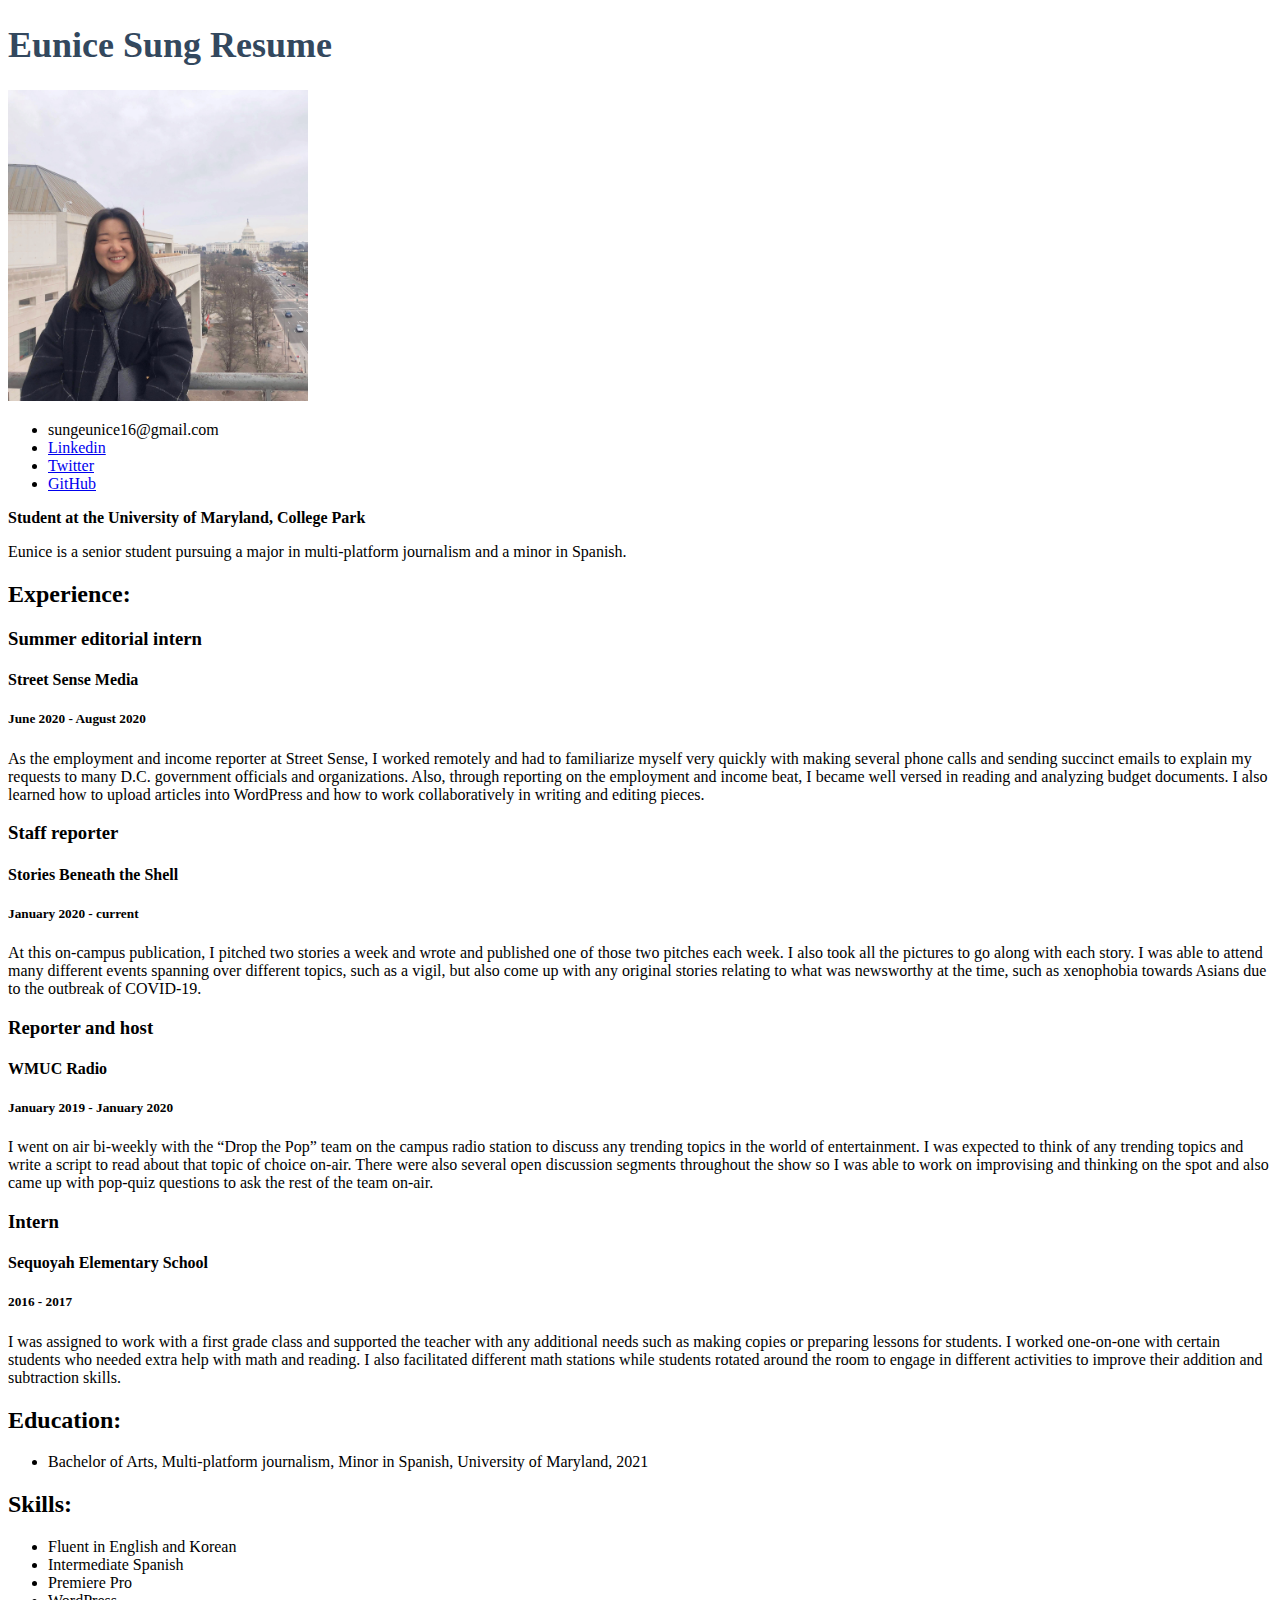
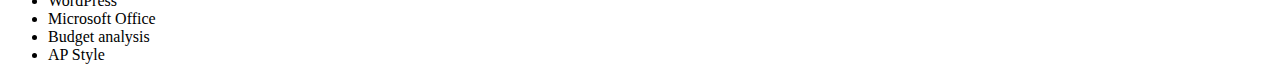
<file: index.html>
<!DOCTYPE html>
<html lang="en">
<head>
<body>
  <!-- I built this myself! -->
    <h1>Eunice Sung Resume</h1>
  <style>
    h1 {
      font-size:36px;
      color: #33485e;
    }
  </style>
</head>
    <img src="eunice-sung.JPG" width="300px">
  <!-- Contact Information -->
    <ul>
      <li>sungeunice16@gmail.com</li>
      <li>
        <a href="https://www.linkedin.com/in/eunice-sung-6a4527180/" target="_blank">Linkedin</a>
      </li>
      <li>
        <a href="https://twitter.com/EuniceYSung" target="_blank">Twitter</a>
      </li>
      <li>
        <a href="https://github.com/esung16" target="_blank">GitHub</a>
      </li>
    </ul>
  <!-- Title and who I am -->
    <strong>Student at the University of Maryland, College Park</strong>
    <p>Eunice is a senior student pursuing a major in multi-platform journalism and a minor in Spanish.</p>
  <!-- Experience -->
    <h2>Experience:</h2>
    <!-- First job -->
      <h3>Summer editorial intern</h3>
      <h4>Street Sense Media</h4>
      <h5>June 2020 - August 2020</h5>
      <p>As the employment and income reporter at Street Sense, I worked remotely and had to familiarize myself very quickly with making several phone calls and sending succinct emails to explain my requests to many D.C. government officials and organizations. Also, through reporting on the employment and income beat, I became well versed in reading and analyzing budget documents. I also learned how to upload articles into WordPress and how to work collaboratively in writing and editing pieces.
      </p>
    <!-- Second job -->
      <h3>Staff reporter</h3>
      <h4>Stories Beneath the Shell</h4>
      <h5>January 2020 - current</h5>
      <p>At this on-campus publication, I pitched two stories a week and wrote and published one of those two pitches each week. I also took all the pictures to go along with each story. I was able to attend many different events spanning over different topics, such as a vigil, but also come up with any original stories relating to what was newsworthy at the time, such as xenophobia towards Asians due to the outbreak of COVID-19.
      </p>
    <!-- Third job -->
      <h3>Reporter and host</h3>
      <h4>WMUC Radio</h4>
      <h5>January 2019 - January 2020</h5>
      <p>I went on air bi-weekly with the “Drop the Pop” team on the campus radio station to discuss any trending topics in the world of entertainment. I was expected to think of any trending topics and write a script to read about that topic of choice on-air. There were also several open discussion segments throughout the show so I was able to work on improvising and thinking on the spot and also came up with pop-quiz questions to ask the rest of the team on-air.
      </p>
    <!-- Fourth job -->
      <h3>Intern</h3>
      <h4>Sequoyah Elementary School</h4>
      <h5>2016 - 2017</h5>
      <p>I was assigned to work with a first grade class and supported the teacher with any additional needs such as making copies or preparing lessons for students. I worked one-on-one with certain students who needed extra help with math and reading. I also facilitated different math stations while students rotated around the room to engage in different activities to improve their addition and subtraction skills.
      </p>
  <!-- Education -->
    <h2>Education:</h2>
      <ul>
        <li>Bachelor of Arts, Multi-platform journalism, Minor in Spanish, University of Maryland, 2021
        </li>
      </ul>
  <!-- Skills -->
    <h2>Skills:</h2>
      <ul>
        <li>Fluent in English and Korean</li>
        <li>Intermediate Spanish</li>
        <li>Premiere Pro</li>
        <li>WordPress</li>
        <li>Microsoft Office</li>
        <li>Budget analysis</li>
        <li>AP Style</li>
      </ul>
</body>
</html>
</file>
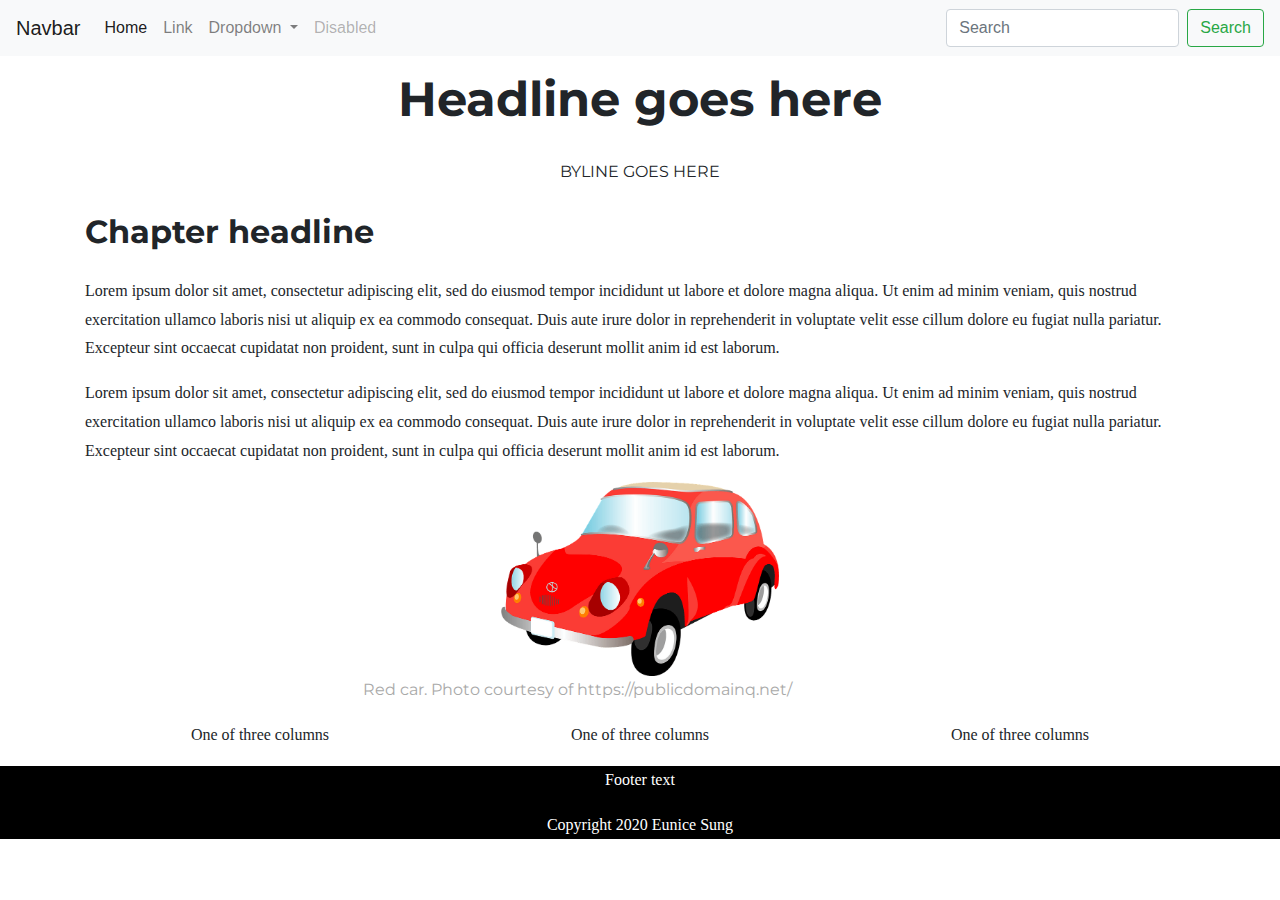
<file: html-frame/index.html>
<!DOCTYPE html>

<html lang="en">
<head>
  <meta charset="utf-8">
  <meta name="viewport" content="width=device-width, initial-scale=1, shrink-to-fit=no">

  <title>Bootstrap Template</title>
  <meta name="description" content="Merrill College of Journalism, UMD">
  <meta name="author" content="Adam Marton">

  <!-- Bootstrap CSS -->
  <link rel="stylesheet" href="https://stackpath.bootstrapcdn.com/bootstrap/4.4.1/css/bootstrap.min.css" integrity="sha384-Vkoo8x4CGsO3+Hhxv8T/Q5PaXtkKtu6ug5TOeNV6gBiFeWPGFN9MuhOf23Q9Ifjh" crossorigin="anonymous">

<!-- My stylesheet -->
  <link rel="stylesheet" type="text/css" href="style.css">

<!--Google fonts-->
  <link href="https://fonts.googleapis.com/css2?family=Montserrat:wght@400;700&display=swap" rel="stylesheet">

</head>
<body>

  <!--NavBar-->
  <nav class="navbar navbar-expand-lg navbar-light bg-light">
    <a class="navbar-brand" href="#">Navbar</a>
    <button class="navbar-toggler" type="button" data-toggle="collapse" data-target="#navbarSupportedContent" aria-controls="navbarSupportedContent" aria-expanded="false" aria-label="Toggle navigation">
      <span class="navbar-toggler-icon"></span>
    </button>

    <div class="collapse navbar-collapse" id="navbarSupportedContent">
      <ul class="navbar-nav mr-auto">
        <li class="nav-item active">
          <a class="nav-link" href="#">Home <span class="sr-only">(current)</span></a>
        </li>
        <li class="nav-item">
          <a class="nav-link" href="#">Link</a>
        </li>
        <li class="nav-item dropdown">
          <a class="nav-link dropdown-toggle" href="#" id="navbarDropdown" role="button" data-toggle="dropdown" aria-haspopup="true" aria-expanded="false">
            Dropdown
          </a>
          <div class="dropdown-menu" aria-labelledby="navbarDropdown">
            <a class="dropdown-item" href="#">Action</a>
            <a class="dropdown-item" href="#">Another action</a>
            <div class="dropdown-divider"></div>
            <a class="dropdown-item" href="#">Something else here</a>
          </div>
        </li>
        <li class="nav-item">
          <a class="nav-link disabled" href="#" tabindex="-1" aria-disabled="true">Disabled</a>
        </li>
      </ul>
      <form class="form-inline my-2 my-lg-0">
        <input class="form-control mr-sm-2" type="search" placeholder="Search" aria-label="Search">
        <button class="btn btn-outline-success my-2 my-sm-0" type="submit">Search</button>
      </form>
    </div>
  </nav>
  <!-- End NavBar -->

  <div class="container">

    <p class="headline">Headline goes here</p>

    <p class="byline">Byline goes here</p>

    <p class="chapter">Chapter headline</p>

    <p>Lorem ipsum dolor sit amet, consectetur adipiscing elit, sed do eiusmod tempor incididunt ut labore et dolore magna aliqua. Ut enim ad minim veniam, quis nostrud exercitation ullamco laboris nisi ut aliquip ex ea commodo consequat. Duis aute irure dolor in reprehenderit in voluptate velit esse cillum dolore eu fugiat nulla pariatur. Excepteur sint occaecat cupidatat non proident, sunt in culpa qui officia deserunt mollit anim id est laborum.</p>

    <p>Lorem ipsum dolor sit amet, consectetur adipiscing elit, sed do eiusmod tempor incididunt ut labore et dolore magna aliqua. Ut enim ad minim veniam, quis nostrud exercitation ullamco laboris nisi ut aliquip ex ea commodo consequat. Duis aute irure dolor in reprehenderit in voluptate velit esse cillum dolore eu fugiat nulla pariatur. Excepteur sint occaecat cupidatat non proident, sunt in culpa qui officia deserunt mollit anim id est laborum.</p>

    <div class="image">
      <img src="car.png" alt="red car clipart" class="image">
      <p class="caption">Red car. Photo courtesy of https://publicdomainq.net/<p>
    </div>

<!--Three columns-->
    <div class="row">

      <div class="col-md-4">
        <p>One of three columns</p>
      </div>

      <div class="col-md-4">
        <p>One of three columns</p>
      </div>

      <div class="col-md-4">
        <p>One of three columns</p>
      </div>

    </div>
<!--End of columns-->

  </div>


  <!--Footer-->
  <footer>
    <p>Footer text</p>
    <p>Copyright 2020 Eunice Sung</p>
  </footer>

  <!--jQuery first, then Popper.js, then Bootstrap JS-->
  <script src="https://code.jquery.com/jquery-3.4.1.slim.min.js" integrity="sha384-J6qa4849blE2+poT4WnyKhv5vZF5SrPo0iEjwBvKU7imGFAV0wwj1yYfoRSJoZ+n" crossorigin="anonymous"></script>
  <script src="https://cdn.jsdelivr.net/npm/popper.js@1.16.0/dist/umd/popper.min.js" integrity="sha384-Q6E9RHvbIyZFJoft+2mJbHaEWldlvI9IOYy5n3zV9zzTtmI3UksdQRVvoxMfooAo" crossorigin="anonymous"></script>
  <script src="https://stackpath.bootstrapcdn.com/bootstrap/4.4.1/js/bootstrap.min.js" integrity="sha384-wfSDF2E50Y2D1uUdj0O3uMBJnjuUD4Ih7YwaYd1iqfktj0Uod8GCExl3Og8ifwB6" crossorigin="anonymous"></script>

</body>
</html>
</file>
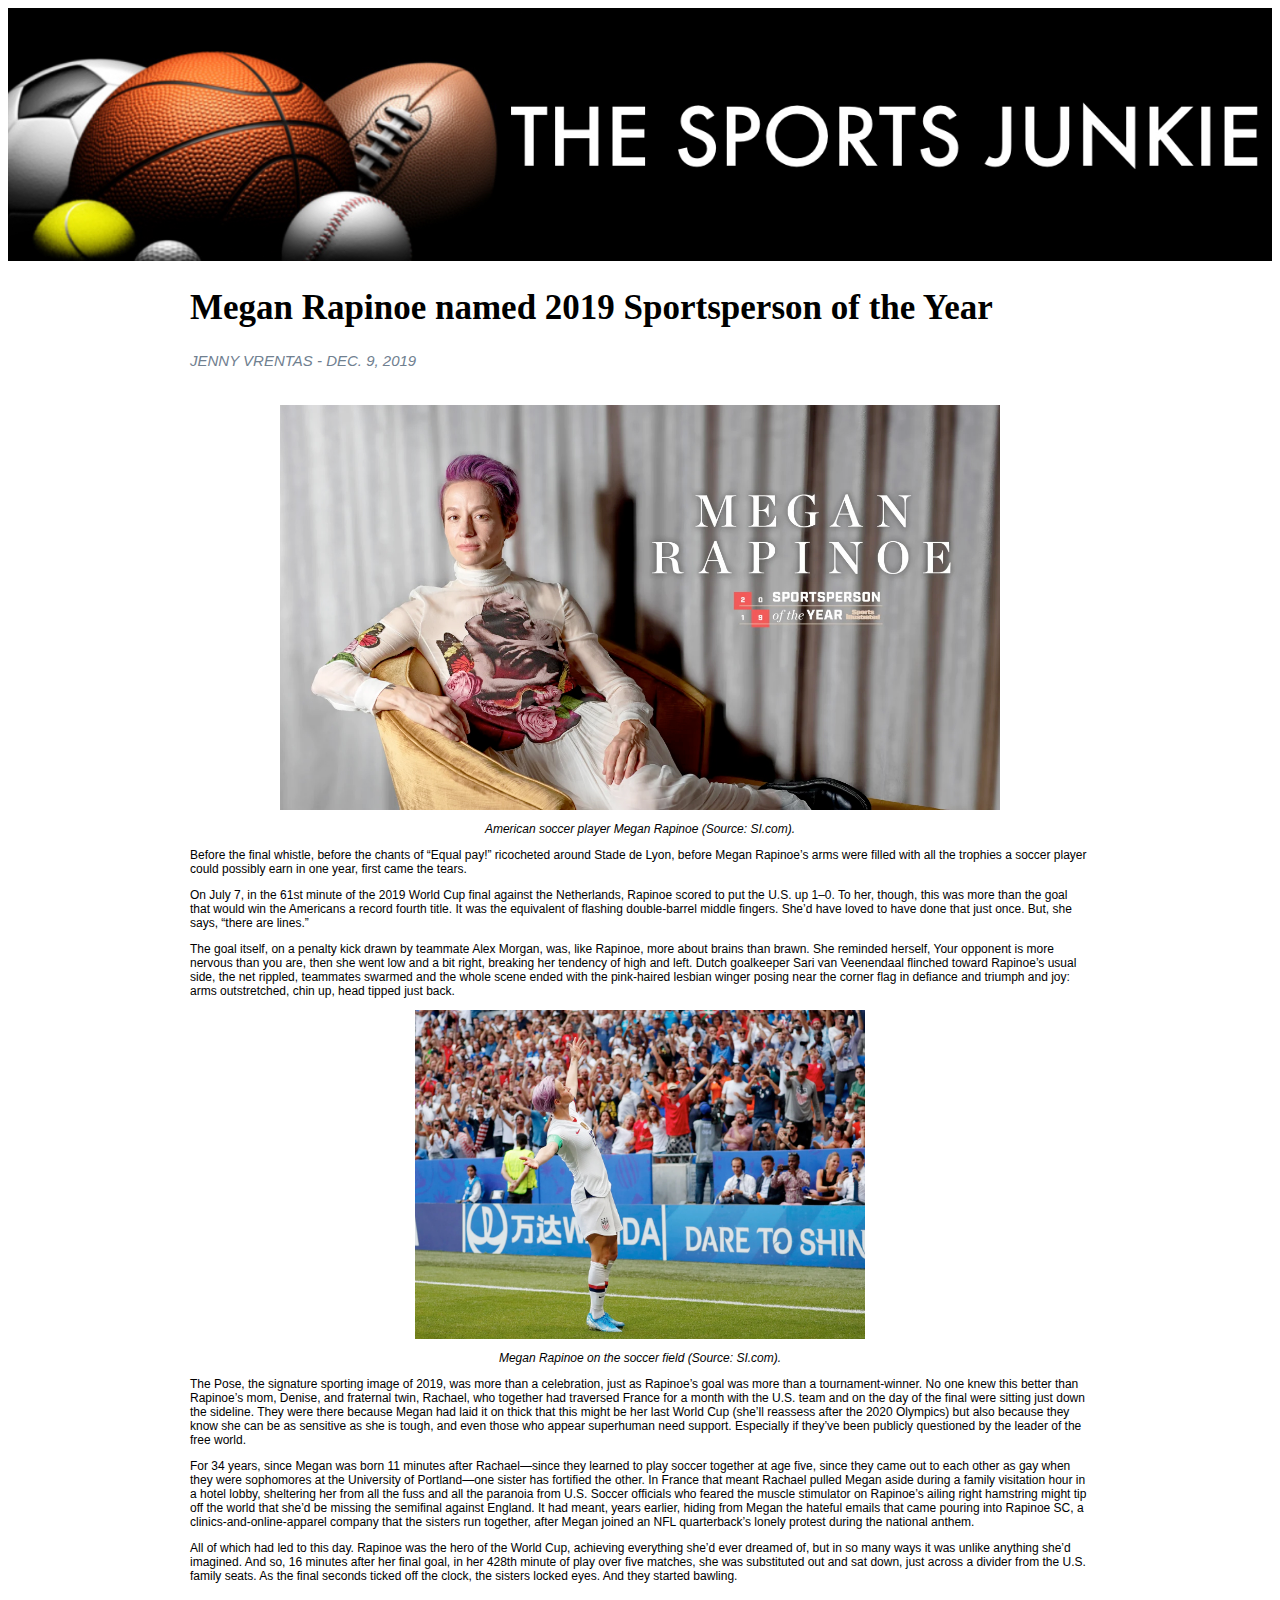
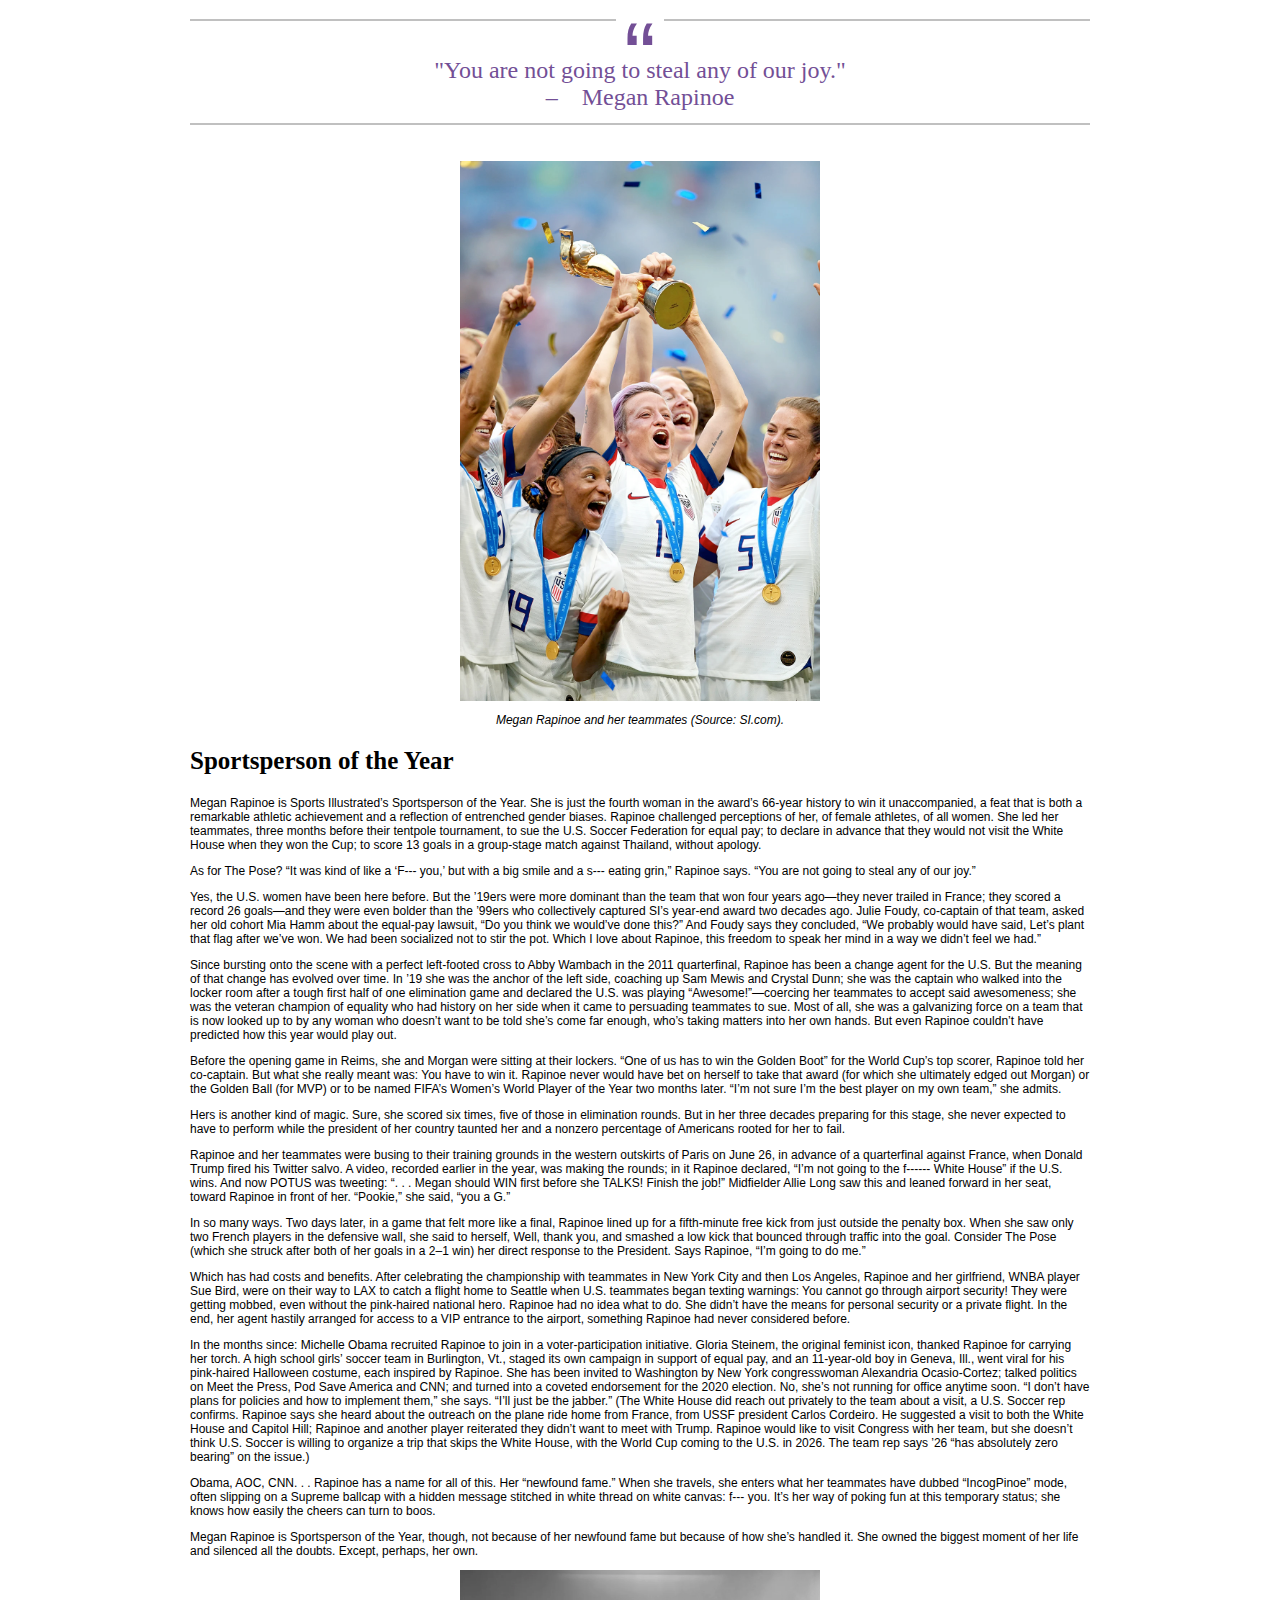
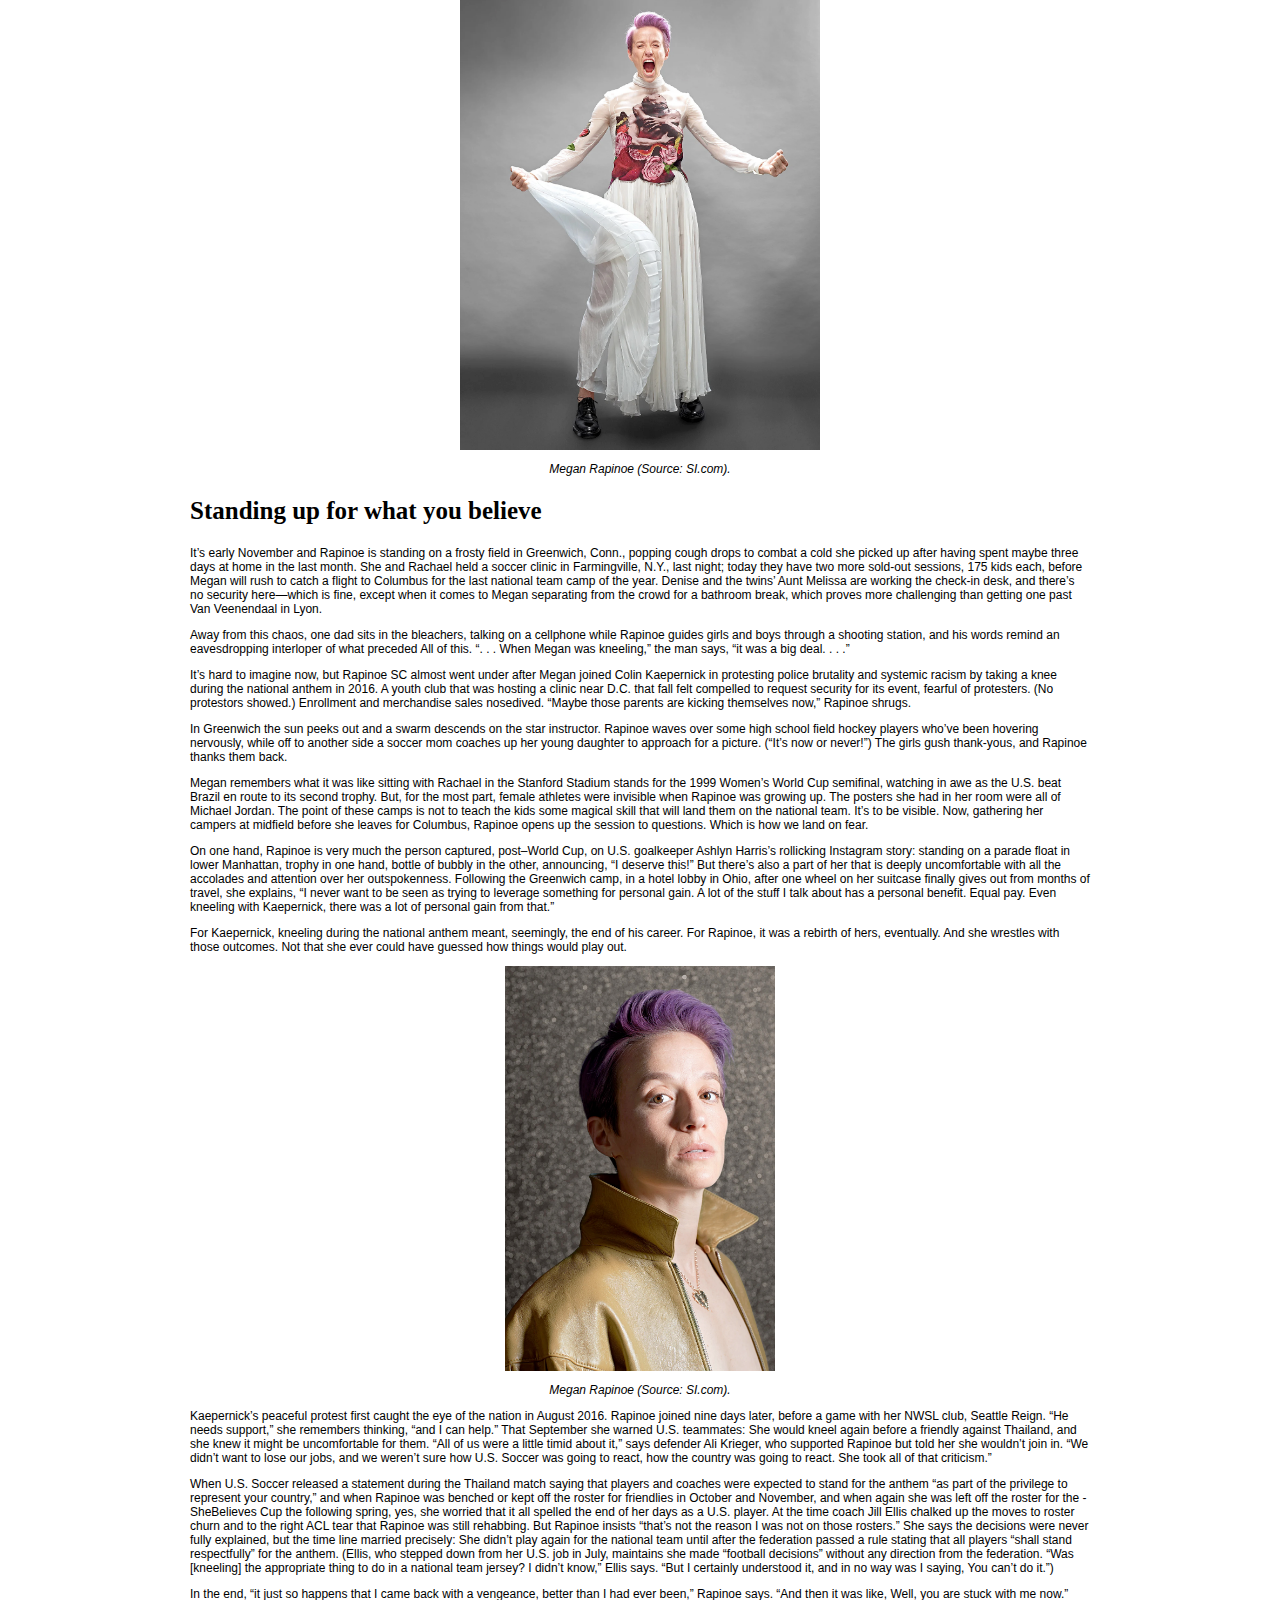
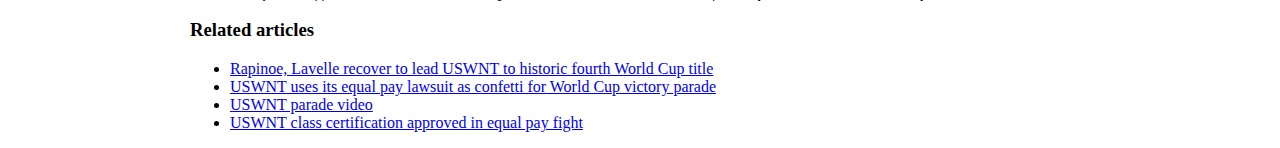
<file: midterm/index.html>
<!DOCTYPE html>
<html lang="en">
  <head>
    <title>2019 Sportsperson of the Year</title>
    <link rel="stylesheet" type="text/css" href="style.css">
  </head>

<body>
    <!--MASTHEAD-->
    <img src="images/midterm-masthead.jpg" width="100%" alt="graphic of different sports ball on left and text on right that says the sports junkie against black background">

    <div id="content">
    <!--HEADLINE-->
    <h1>Megan Rapinoe named 2019 Sportsperson of the Year</h1>
    <!--BYLINE-->
    <div id="byline">JENNY VRENTAS - DEC. 9, 2019</div>
<br></br>
    <!--FEATURED PHOTO-->
      <img src="images/rapinoe1.jpg" class="image" width="80%" alt="megan rapinoe posing in a chair">
        <p class="caption">American soccer player Megan Rapinoe (Source: SI.com).</p>
    <!--STORY-->
    <p>Before the final whistle, before the chants of “Equal pay!” ricocheted around Stade de Lyon, before Megan Rapinoe’s arms were filled with all the trophies a soccer player could possibly earn in one year, first came the tears.</p>

    <p>On July 7, in the 61st minute of the 2019 World Cup final against the Netherlands, Rapinoe scored to put the U.S. up 1–0. To her, though, this was more than the goal that would win the Americans a record fourth title. It was the equivalent of flashing double-barrel middle fingers. She’d have loved to have done that just once. But, she says, “there are lines.”</p>

    <p>The goal itself, on a penalty kick drawn by teammate Alex Morgan, was, like Rapinoe, more about brains than brawn. She reminded herself, Your opponent is more nervous than you are, then she went low and a bit right, breaking her tendency of high and left. Dutch goalkeeper Sari van Veenendaal flinched toward Rapinoe’s usual side, the net rippled, teammates swarmed and the whole scene ended with the pink-haired lesbian winger posing near the corner flag in defiance and triumph and joy: arms outstretched, chin up, head tipped just back.</p>

      <img src="images/rapinoe2.jpg" class="image" width="50%" alt="megan rapinoe facing the audience on a soccer field">
        <p class="caption"> Megan Rapinoe on the soccer field (Source: SI.com).</p>

    <p>The Pose, the signature sporting image of 2019, was more than a celebration, just as Rapinoe’s goal was more than a tournament-winner. No one knew this better than Rapinoe’s mom, Denise, and fraternal twin, Rachael, who together had traversed France for a month with the U.S. team and on the day of the final were sitting just down the sideline. They were there because Megan had laid it on thick that this might be her last World Cup (she’ll reassess after the 2020 Olympics) but also because they know she can be as sensitive as she is tough, and even those who appear superhuman need support. Especially if they’ve been publicly questioned by the leader of the free world.</p>

    <p>For 34 years, since Megan was born 11 minutes after Rachael—since they learned to play soccer together at age five, since they came out to each other as gay when they were sophomores at the University of Portland—one sister has fortified the other. In France that meant Rachael pulled Megan aside during a family visitation hour in a hotel lobby, sheltering her from all the fuss and all the paranoia from U.S. Soccer officials who feared the muscle stimulator on Rapinoe’s ailing right hamstring might tip off the world that she’d be missing the semifinal against England. It had meant, years earlier, hiding from Megan the hateful emails that came pouring into Rapinoe SC, a clinics-and-online-apparel company that the sisters run together, after Megan joined an NFL quarterback’s lonely protest during the national anthem.</p>

    <p>All of which had led to this day. Rapinoe was the hero of the World Cup, achieving everything she’d ever dreamed of, but in so many ways it was unlike anything she’d imagined. And so, 16 minutes after her final goal, in her 428th minute of play over five matches, she was substituted out and sat down, just across a divider from the U.S. family seats. As the final seconds ticked off the clock, the sisters locked eyes. And they started bawling.</p>

    <blockquote cite="Megan Rapinoe">"You are not going to steal any of our joy."</blockquote>

      <img src="images/rapinoe4.jpg" class="image" width="40%" alt="megan rapinoe holding a trophy and surrounded by her teammates">
        <p class="caption">Megan Rapinoe and her teammates (Source: SI.com).</p>

    <h2>Sportsperson of the Year</h2>

    <p>Megan Rapinoe is Sports Illustrated’s Sportsperson of the Year. She is just the fourth woman in the award’s 66-year history to win it unaccompanied, a feat that is both a remarkable athletic achievement and a reflection of entrenched gender biases. Rapinoe challenged perceptions of her, of female athletes, of all women. She led her teammates, three months before their tentpole tournament, to sue the U.S. Soccer Federation for equal pay; to declare in advance that they would not visit the White House when they won the Cup; to score 13 goals in a group-stage match against Thailand, without apology.</p>

    <p>As for The Pose? “It was kind of like a ‘F--- you,’ but with a big smile and a s--- eating grin,” Rapinoe says. “You are not going to steal any of our joy.”</p>

    <p>Yes, the U.S. women have been here before. But the ’19ers were more dominant than the team that won four years ago—they never trailed in France; they scored a record 26 goals—and they were even bolder than the ’99ers who collectively captured SI’s year-end award two decades ago. Julie Foudy, co-captain of that team, asked her old cohort Mia Hamm about the equal-pay lawsuit, “Do you think we would’ve done this?” And Foudy says they concluded, “We probably would have said, Let’s plant that flag after we’ve won. We had been socialized not to stir the pot. Which I love about Rapinoe, this freedom to speak her mind in a way we didn’t feel we had.”</p>

    <p>Since bursting onto the scene with a perfect left-footed cross to Abby Wambach in the 2011 quarterfinal, Rapinoe has been a change agent for the U.S. But the meaning of that change has evolved over time. In ’19 she was the anchor of the left side, coaching up Sam Mewis and Crystal Dunn; she was the captain who walked into the locker room after a tough first half of one elimination game and declared the U.S. was playing “Awesome!”—coercing her teammates to accept said awesomeness; she was the veteran champion of equality who had history on her side when it came to persuading teammates to sue. Most of all, she was a galvanizing force on a team that is now looked up to by any woman who doesn’t want to be told she’s come far enough, who’s taking matters into her own hands. But even Rapinoe couldn’t have predicted how this year would play out.</p>

    <p>Before the opening game in Reims, she and Morgan were sitting at their lockers. “One of us has to win the Golden Boot” for the World Cup’s top scorer, Rapinoe told her co-captain. But what she really meant was: You have to win it. Rapinoe never would have bet on herself to take that award (for which she ultimately edged out Morgan) or the Golden Ball (for MVP) or to be named FIFA’s Women’s World Player of the Year two months later. “I’m not sure I’m the best player on my own team,” she admits.</p>

    <p>Hers is another kind of magic. Sure, she scored six times, five of those in elimination rounds. But in her three decades preparing for this stage, she never expected to have to perform while the president of her country taunted her and a nonzero percentage of Americans rooted for her to fail.</p>

    <p>Rapinoe and her teammates were busing to their training grounds in the western outskirts of Paris on June 26, in advance of a quarterfinal against France, when Donald Trump fired his Twitter salvo. A video, recorded earlier in the year, was making the rounds; in it Rapinoe declared, “I’m not going to the f------ White House” if the U.S. wins. And now POTUS was tweeting: “. . . Megan should WIN first before she TALKS! Finish the job!” Midfielder Allie Long saw this and leaned forward in her seat, toward Rapinoe in front of her. “Pookie,” she said, “you a G.”</p>

    <p>In so many ways. Two days later, in a game that felt more like a final, Rapinoe lined up for a fifth-minute free kick from just outside the penalty box. When she saw only two French players in the defensive wall, she said to herself, Well, thank you, and smashed a low kick that bounced through traffic into the goal. Consider The Pose (which she struck after both of her goals in a 2–1 win) her direct response to the President. Says Rapinoe, “I’m going to do me.”</p>

    <p>Which has had costs and benefits. After celebrating the championship with teammates in New York City and then Los Angeles, Rapinoe and her girlfriend, WNBA player Sue Bird, were on their way to LAX to catch a flight home to Seattle when U.S. teammates began texting warnings: You cannot go through airport security! They were getting mobbed, even without the pink-haired national hero. Rapinoe had no idea what to do. She didn’t have the means for personal security or a private flight. In the end, her agent hastily arranged for access to a VIP entrance to the airport, something Rapinoe had never considered before.</p>

    <p>In the months since: Michelle Obama recruited Rapinoe to join in a voter-participation initiative. Gloria Steinem, the original feminist icon, thanked Rapinoe for carrying her torch. A high school girls’ soccer team in Burlington, Vt., staged its own campaign in support of equal pay, and an 11-year-old boy in Geneva, Ill., went viral for his pink-haired Halloween costume, each inspired by Rapinoe. She has been invited to Washington by New York congresswoman Alexandria Ocasio-Cortez; talked politics on Meet the Press, Pod Save America and CNN; and turned into a coveted endorsement for the 2020 election. No, she’s not running for office anytime soon. “I don’t have plans for policies and how to implement them,” she says. “I’ll just be the jabber.” (The White House did reach out privately to the team about a visit, a U.S. Soccer rep confirms. Rapinoe says she heard about the outreach on the plane ride home from France, from USSF president Carlos Cordeiro. He suggested a visit to both the White House and Capitol Hill; Rapinoe and another player reiterated they didn’t want to meet with Trump. Rapinoe would like to visit Congress with her team, but she doesn’t think U.S. Soccer is willing to organize a trip that skips the White House, with the World Cup coming to the U.S. in 2026. The team rep says ’26 “has absolutely zero bearing” on the issue.)</p>

    <p>Obama, AOC, CNN. . . Rapinoe has a name for all of this. Her “newfound fame.” When she travels, she enters what her teammates have dubbed “IncogPinoe” mode, often slipping on a Supreme ballcap with a hidden message stitched in white thread on white canvas: f--- you. It’s her way of poking fun at this temporary status; she knows how easily the cheers can turn to boos.

    <p>Megan Rapinoe is Sportsperson of the Year, though, not because of her newfound fame but because of how she’s handled it. She owned the biggest moment of her life and silenced all the doubts. Except, perhaps, her own.</p>

      <img src="images/rapinoe8.jpg" class="image" width="40%" alt="megan rapinoe standing with outstretched arms">
        <p class="caption">Megan Rapinoe (Source: SI.com).</p>

    <h2>Standing up for what you believe</h2>

    <p>It’s early November and Rapinoe is standing on a frosty field in Greenwich, Conn., popping cough drops to combat a cold she picked up after having spent maybe three days at home in the last month. She and Rachael held a soccer clinic in Farming­ville, N.Y., last night; today they have two more sold-out sessions, 175 kids each, before Megan will rush to catch a flight to Columbus for the last national team camp of the year. Denise and the twins’ Aunt Melissa are working the check-in desk, and there’s no security here—which is fine, except when it comes to Megan separating from the crowd for a bathroom break, which proves more challenging than getting one past Van Veenendaal in Lyon.</p>

    <p>Away from this chaos, one dad sits in the bleachers, talking on a cellphone while Rapinoe guides girls and boys through a shooting station, and his words remind an eavesdropping interloper of what preceded All of this. “. . . When Megan was kneeling,” the man says, “it was a big deal. . . .”</p>

    <p>It’s hard to imagine now, but Rapinoe SC almost went under after Megan joined Colin Kaepernick in protesting police brutality and systemic racism by taking a knee during the national anthem in 2016. A youth club that was hosting a clinic near D.C. that fall felt compelled to request security for its event, fearful of protesters. (No protestors showed.) Enrollment and merchandise sales nosedived. “Maybe those parents are kicking themselves now,” Rapinoe shrugs.</p>

    <p>In Greenwich the sun peeks out and a swarm descends on the star instructor. Rapinoe waves over some high school field hockey players who’ve been hovering nervously, while off to another side a soccer mom coaches up her young daughter to approach for a picture. (“It’s now or never!”) The girls gush thank-yous, and Rapinoe thanks them back.</p>

    <p>Megan remembers what it was like sitting with Rachael in the Stanford Stadium stands for the 1999 Women’s World Cup semifinal, watching in awe as the U.S. beat Brazil en route to its second trophy. But, for the most part, female athletes were invisible when Rapinoe was growing up. The posters she had in her room were all of Michael Jordan. The point of these camps is not to teach the kids some magical skill that will land them on the national team. It’s to be visible. Now, gathering her campers at midfield before she leaves for Columbus, Rapinoe opens up the session to questions. Which is how we land on fear.

    <p>On one hand, Rapinoe is very much the person captured, post–World Cup, on U.S. goalkeeper Ashlyn Harris’s rollicking Instagram story: standing on a parade float in lower Manhattan, trophy in one hand, bottle of bubbly in the other, announcing, “I deserve this!” But there’s also a part of her that is deeply uncomfortable with all the accolades and attention over her outspokenness. Following the Greenwich camp, in a hotel lobby in Ohio, after one wheel on her suitcase finally gives out from months of travel, she explains, “I never want to be seen as trying to leverage something for personal gain. A lot of the stuff I talk about has a personal benefit. Equal pay. Even kneeling with Kaepernick, there was a lot of personal gain from that.”</p>

    <p>For Kaepernick, kneeling during the national anthem meant, seemingly, the end of his career. For Rapinoe, it was a rebirth of hers, eventually. And she wrestles with those outcomes. Not that she ever could have guessed how things would play out.</p>

      <img src="images/rapinoe3.jpg" class="image" width="30%" alt="headshot of megan rapinoe">
        <p class="caption">Megan Rapinoe (Source: SI.com).</p>

    <p>Kaepernick’s peaceful protest first caught the eye of the nation in August 2016. Rapinoe joined nine days later, before a game with her NWSL club, Seattle Reign. “He needs support,” she remembers thinking, “and I can help.” That September she warned U.S. teammates: She would kneel again before a friendly against Thailand, and she knew it might be uncomfortable for them. “All of us were a little timid about it,” says defender Ali Krieger, who supported Rapinoe but told her she wouldn’t join in. “We didn’t want to lose our jobs, and we weren’t sure how U.S. Soccer was going to react, how the country was going to react. She took all of that criticism.”</p>

    <p>When U.S. Soccer released a statement during the Thailand match saying that players and coaches were expected to stand for the anthem “as part of the privilege to represent your country,” and when Rapinoe was benched or kept off the roster for friendlies in October and November, and when again she was left off the roster for the ­SheBelieves Cup the following spring, yes, she worried that it all spelled the end of her days as a U.S. player. At the time coach Jill Ellis chalked up the moves to roster churn and to the right ACL tear that Rapinoe was still rehabbing. But Rapinoe insists “that’s not the reason I was not on those rosters.” She says the decisions were never fully explained, but the time line married precisely: She didn’t play again for the national team until after the federation passed a rule stating that all players “shall stand respectfully” for the anthem. (Ellis, who stepped down from her U.S. job in July, maintains she made “football decisions” without any direction from the federation. “Was [kneeling] the appropriate thing to do in a national team jersey? I didn’t know,” Ellis says. “But I certainly understood it, and in no way was I saying, You can’t do it.”)</p>

    <p>In the end, “it just so happens that I came back with a vengeance, better than I had ever been,” Rapinoe says. “And then it was like, Well, you are stuck with me now.”</p>

<!--RELATED ITEMS-->
    <h3>Related articles</h3>
    <ul>
      <li><a href="https://www.si.com/soccer/2019/07/07/usa-womens-world-cup-title-netherlands-rapinoe-lavelle-uswnt" target="_blank">Rapinoe, Lavelle recover to lead USWNT to historic fourth World Cup title</a></li>
      <li><a href="https://www.si.com/soccer/2019/07/07/usa-womens-world-cup-title-netherlands-rapinoe-lavelle-uswnt" target="_blank">USWNT uses its equal pay lawsuit as confetti for World Cup victory parade</a></li>
      <li><a href="https://www.si.com/soccer/2019/07/10/uswnt-parade-video-womens-world-cup-celebration-new-york-city" target="_blank">USWNT parade video</a></li>
      <li><a href="https://www.si.com/soccer/2019/11/08/uswnt-class-certification-us-soccer-equal-pay-gender-discrimination" target="_blank">USWNT class certification approved in equal pay fight</a></li>
    </ul>
  </div>
</body>
</file>
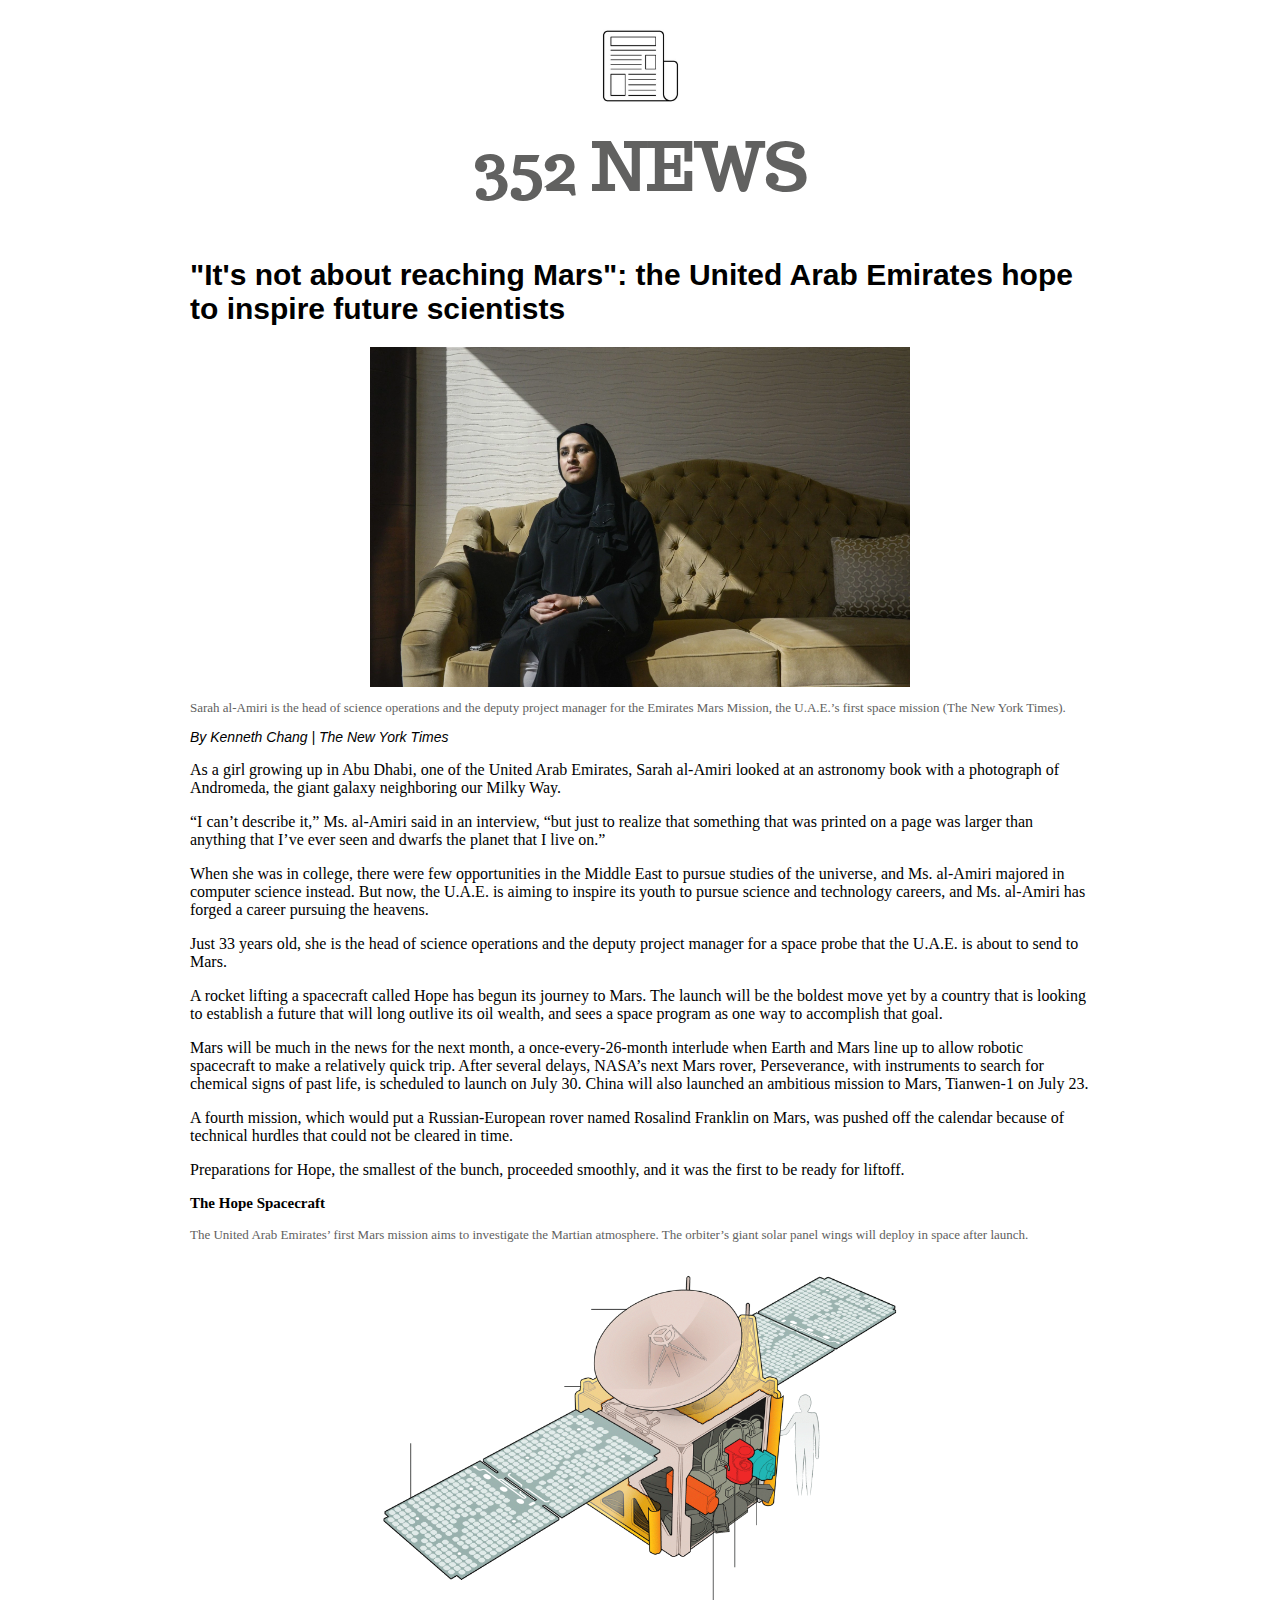
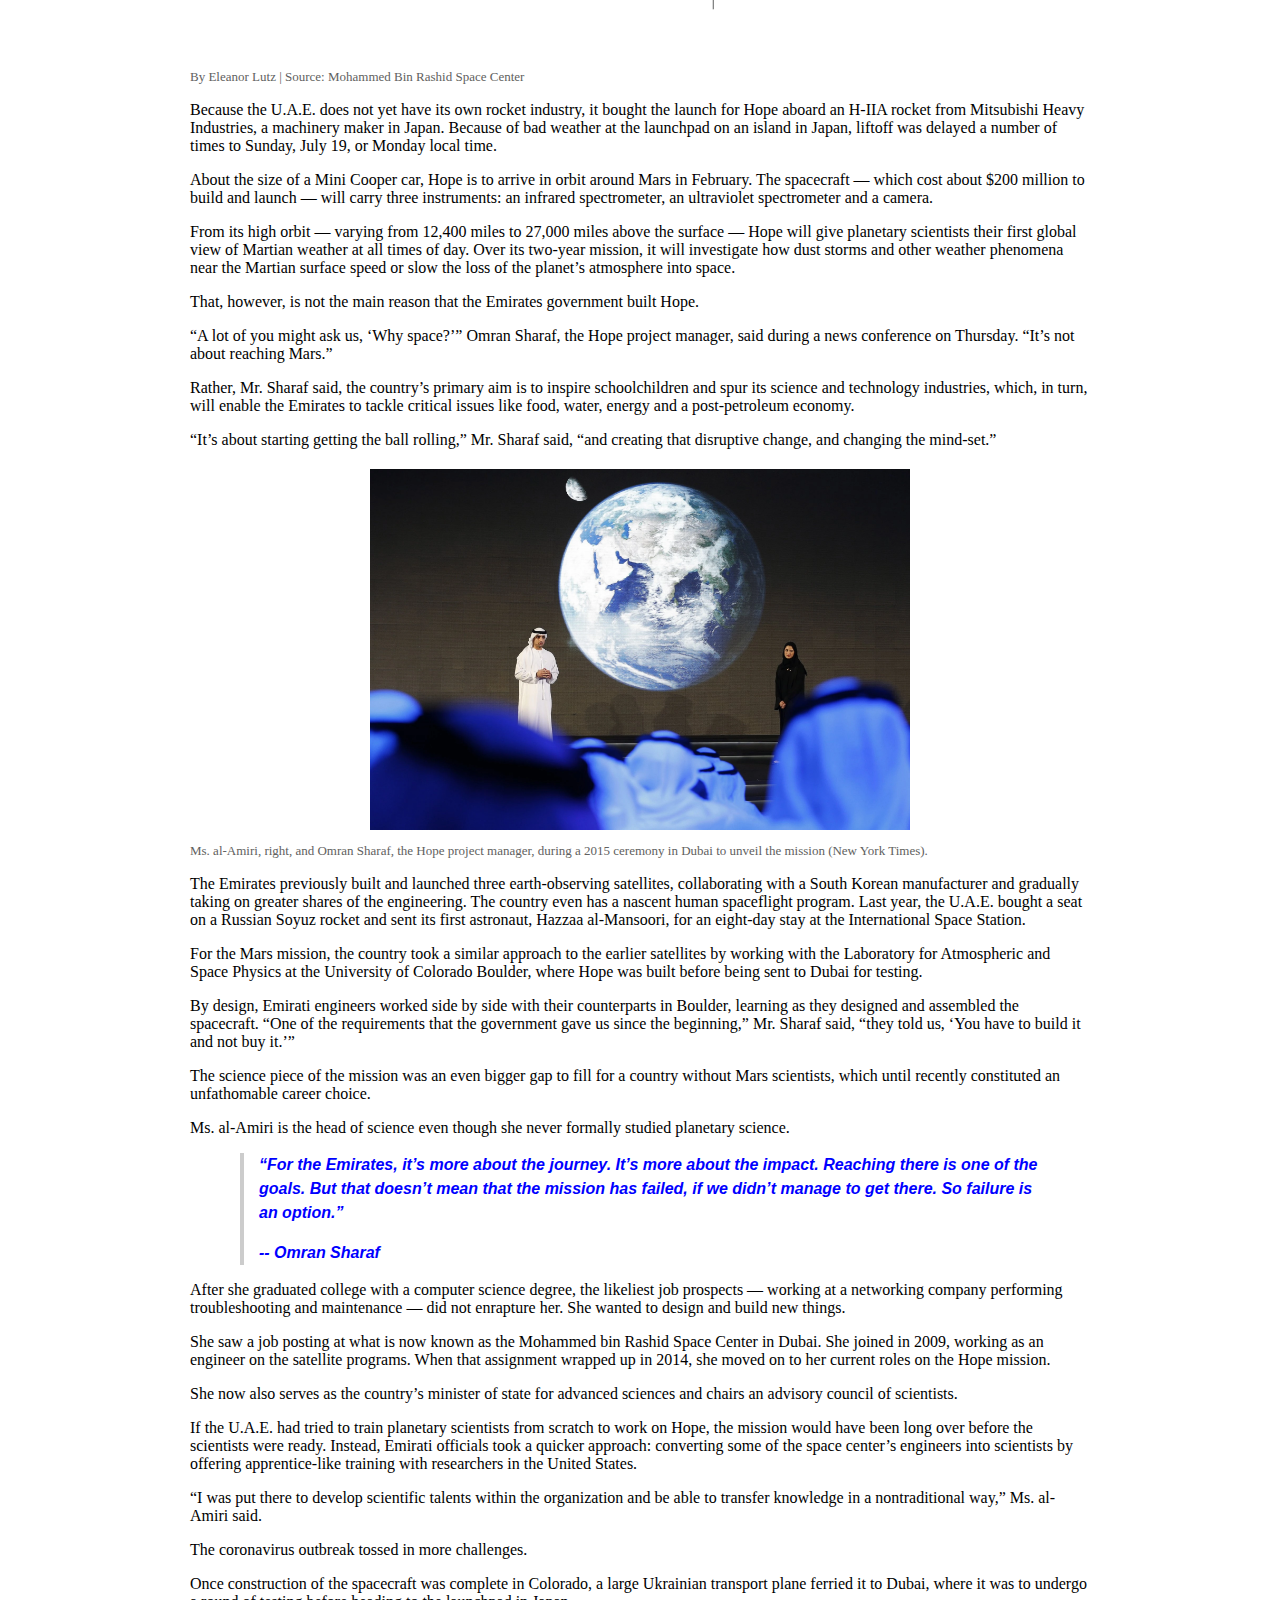
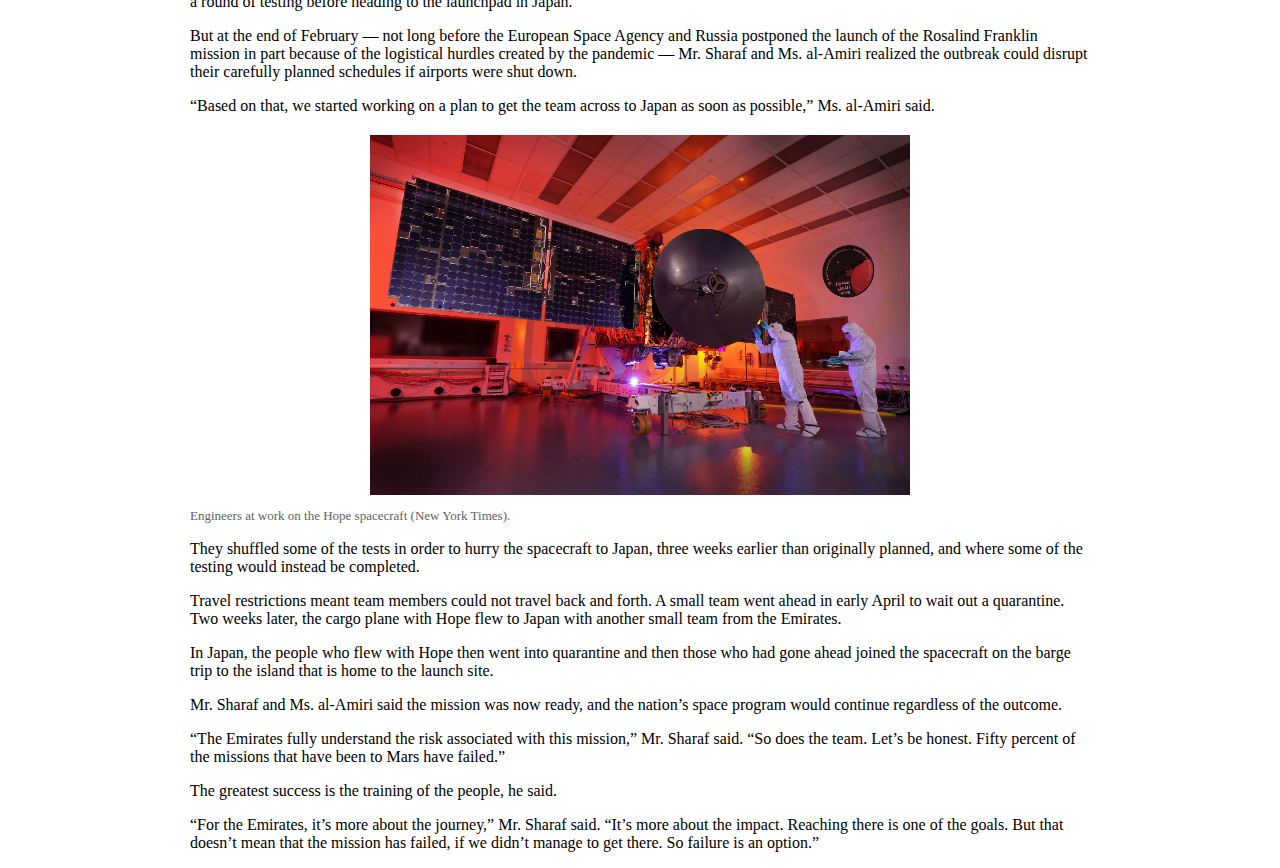
<file: SungLayout/index.html>
<!DOCTYPE html>
<html lang="en">
  <head>
    <title></title>
    <link rel="stylesheet" type="text/css" href="stylesheet.css">
    <link href="https://fonts.googleapis.com/css2?family=Trocchi&display=swap" rel="stylesheet">
  </head>


    <body>
        <img src="newspaper.jpg" width="175px" id="icon">
        <div id="masthead">352 NEWS</div>

      <div id="content">
        <h1 id="headline">"It's not about reaching Mars": the United Arab Emirates hope to inspire future scientists</h1>

          <img src="uae-mars1.jpg" alt="Sarah al-Amiri sitting on a couch" width="60%" id="image">
          <p id="caption">Sarah al-Amiri is the head of science operations and the deputy project manager for the Emirates Mars Mission, the U.A.E.’s first space mission (The New York Times).</p>

      <div id="byline">By Kenneth Chang | The New York Times</div>
      <p class="body">
        As a girl growing up in Abu Dhabi, one of the United Arab Emirates, Sarah al-Amiri looked at an astronomy book with a photograph of Andromeda, the giant galaxy neighboring our Milky Way.</p>

        <p>“I can’t describe it,” Ms. al-Amiri said in an interview, “but just to realize that something that was printed on a page was larger than anything that I’ve ever seen and dwarfs the planet that I live on.”</p>

        <p>When she was in college, there were few opportunities in the Middle East to pursue studies of the universe, and Ms. al-Amiri majored in computer science instead. But now, the U.A.E. is aiming to inspire its youth to pursue science and technology careers, and Ms. al-Amiri has forged a career pursuing the heavens.</p>

        <p>Just 33 years old, she is the head of science operations and the deputy project manager for a space probe that the U.A.E. is about to send to Mars.</p>

        <p>A rocket lifting a spacecraft called Hope has begun its journey to Mars. The launch will be the boldest move yet by a country that is looking to establish a future that will long outlive its oil wealth, and sees a space program as one way to accomplish that goal.</p>

        <p>Mars will be much in the news for the next month, a once-every-26-month interlude when Earth and Mars line up to allow robotic spacecraft to make a relatively quick trip. After several delays, NASA’s next Mars rover, Perseverance, with instruments to search for chemical signs of past life, is scheduled to launch on July 30. China will also launched an ambitious mission to Mars, Tianwen-1 on July 23.</p>

        <p>A fourth mission, which would put a Russian-European rover named Rosalind Franklin on Mars, was pushed off the calendar because of technical hurdles that could not be cleared in time.</p>

      <p>  Preparations for Hope, the smallest of the bunch, proceeded smoothly, and it was the first to be ready for liftoff.</p>

            <p id="captionheader">The Hope Spacecraft</p>
            <p id="caption">The United Arab Emirates’ first Mars mission aims to investigate the Martian atmosphere. The orbiter’s giant solar panel wings will deploy in space after launch.</p>
            <img src="hope-spacecraft-graphic.gif" alt="graphic of the Hope Spacecraft" width="60%" id="image">
            <p id="source">By Eleanor Lutz | Source: Mohammed Bin Rashid Space Center</p>

        <p>Because the U.A.E. does not yet have its own rocket industry, it bought the launch for Hope aboard an H-IIA rocket from Mitsubishi Heavy Industries, a machinery maker in Japan. Because of bad weather at the launchpad on an island in Japan, liftoff was delayed a number of times to Sunday, July 19, or Monday local time.</p>

        <p>About the size of a Mini Cooper car, Hope is to arrive in orbit around Mars in February. The spacecraft — which cost about $200 million to build and launch — will carry three instruments: an infrared spectrometer, an ultraviolet spectrometer and a camera.</p>

        <p>From its high orbit — varying from 12,400 miles to 27,000 miles above the surface — Hope will give planetary scientists their first global view of Martian weather at all times of day. Over its two-year mission, it will investigate how dust storms and other weather phenomena near the Martian surface speed or slow the loss of the planet’s atmosphere into space.</p>

        <p>That, however, is not the main reason that the Emirates government built Hope.</p>

        <p>“A lot of you might ask us, ‘Why space?’” Omran Sharaf, the Hope project manager, said during a news conference on Thursday. “It’s not about reaching Mars.”</p>

        <p>Rather, Mr. Sharaf said, the country’s primary aim is to inspire schoolchildren and spur its science and technology industries, which, in turn, will enable the Emirates to tackle critical issues like food, water, energy and a post-petroleum economy.</p>

        <p>“It’s about starting getting the ball rolling,” Mr. Sharaf said, “and creating that disruptive change, and changing the mind-set.”</p>

            <img src="uae-mars2.jpg" alt="Sarah al-Amiri and Omran Sharaf standing on stage at a ceremony with a photo of the Earth in the background." width="60%" id="image">
            <p id="caption">Ms. al-Amiri, right, and Omran Sharaf, the Hope project manager, during a 2015 ceremony in Dubai to unveil the mission (New York Times).</p>

        <p>The Emirates previously built and launched three earth-observing satellites, collaborating with a South Korean manufacturer and gradually taking on greater shares of the engineering. The country even has a nascent human spaceflight program. Last year, the U.A.E. bought a seat on a Russian Soyuz rocket and sent its first astronaut, Hazzaa al-Mansoori, for an eight-day stay at the International Space Station.</p>

        <p>For the Mars mission, the country took a similar approach to the earlier satellites by working with the Laboratory for Atmospheric and Space Physics at the University of Colorado Boulder, where Hope was built before being sent to Dubai for testing.</p>

        <p>By design, Emirati engineers worked side by side with their counterparts in Boulder, learning as they designed and assembled the spacecraft. “One of the requirements that the government gave us since the beginning,” Mr. Sharaf said, “they told us, ‘You have to build it and not buy it.’”</p>

        <p>The science piece of the mission was an even bigger gap to fill for a country without Mars scientists, which until recently constituted an unfathomable career choice.</p>

        <p>Ms. al-Amiri is the head of science even though she never formally studied planetary science.</p>

        <blockquote>“For the Emirates, it’s more about the journey. It’s more about the impact. Reaching there is one of the goals. But that doesn’t mean that the mission has failed, if we didn’t manage to get there. So failure is an option.”
          <p>
          -- Omran Sharaf
          </p>
        </blockquote>

        <p>After she graduated college with a computer science degree, the likeliest job prospects — working at a networking company performing troubleshooting and maintenance — did not enrapture her. She wanted to design and build new things.</p>

        <p>She saw a job posting at what is now known as the Mohammed bin Rashid Space Center in Dubai. She joined in 2009, working as an engineer on the satellite programs. When that assignment wrapped up in 2014, she moved on to her current roles on the Hope mission.</p>

        <p>She now also serves as the country’s minister of state for advanced sciences and chairs an advisory council of scientists.</p>

        <p>If the U.A.E. had tried to train planetary scientists from scratch to work on Hope, the mission would have been long over before the scientists were ready. Instead, Emirati officials took a quicker approach: converting some of the space center’s engineers into scientists by offering apprentice-like training with researchers in the United States.</p>

        <p>“I was put there to develop scientific talents within the organization and be able to transfer knowledge in a nontraditional way,” Ms. al-Amiri said.</p>

        <p>The coronavirus outbreak tossed in more challenges.</p>

        <p>Once construction of the spacecraft was complete in Colorado, a large Ukrainian transport plane ferried it to Dubai, where it was to undergo a round of testing before heading to the launchpad in Japan.</p>

        <p>But at the end of February — not long before the European Space Agency and Russia postponed the launch of the Rosalind Franklin mission in part because of the logistical hurdles created by the pandemic — Mr. Sharaf and Ms. al-Amiri realized the outbreak could disrupt their carefully planned schedules if airports were shut down.</p>

        <p>“Based on that, we started working on a plan to get the team across to Japan as soon as possible,” Ms. al-Amiri said.</p>

          <img src="uae-mars3.jpg" alt="Two engineers in white suits working on the Hope spacecraft in a room lit with an orange hue." width="60%" id="image">
          <p id="caption">Engineers at work on the Hope spacecraft (New York Times).</p>

        <p>They shuffled some of the tests in order to hurry the spacecraft to Japan, three weeks earlier than originally planned, and where some of the testing would instead be completed.</p>

        <p>Travel restrictions meant team members could not travel back and forth. A small team went ahead in early April to wait out a quarantine. Two weeks later, the cargo plane with Hope flew to Japan with another small team from the Emirates.</p>

        <p>In Japan, the people who flew with Hope then went into quarantine and then those who had gone ahead joined the spacecraft on the barge trip to the island that is home to the launch site.</p>

        <p>Mr. Sharaf and Ms. al-Amiri said the mission was now ready, and the nation’s space program would continue regardless of the outcome.</p>

        <p>“The Emirates fully understand the risk associated with this mission,” Mr. Sharaf said. “So does the team. Let’s be honest. Fifty percent of the missions that have been to Mars have failed.”</p>

        <p>The greatest success is the training of the people, he said.</p>

        <p>“For the Emirates, it’s more about the journey,” Mr. Sharaf said. “It’s more about the impact. Reaching there is one of the goals. But that doesn’t mean that the mission has failed, if we didn’t manage to get there. So failure is an option.”</p>
      </p>

      </div>
    </body>
</html>
</file>
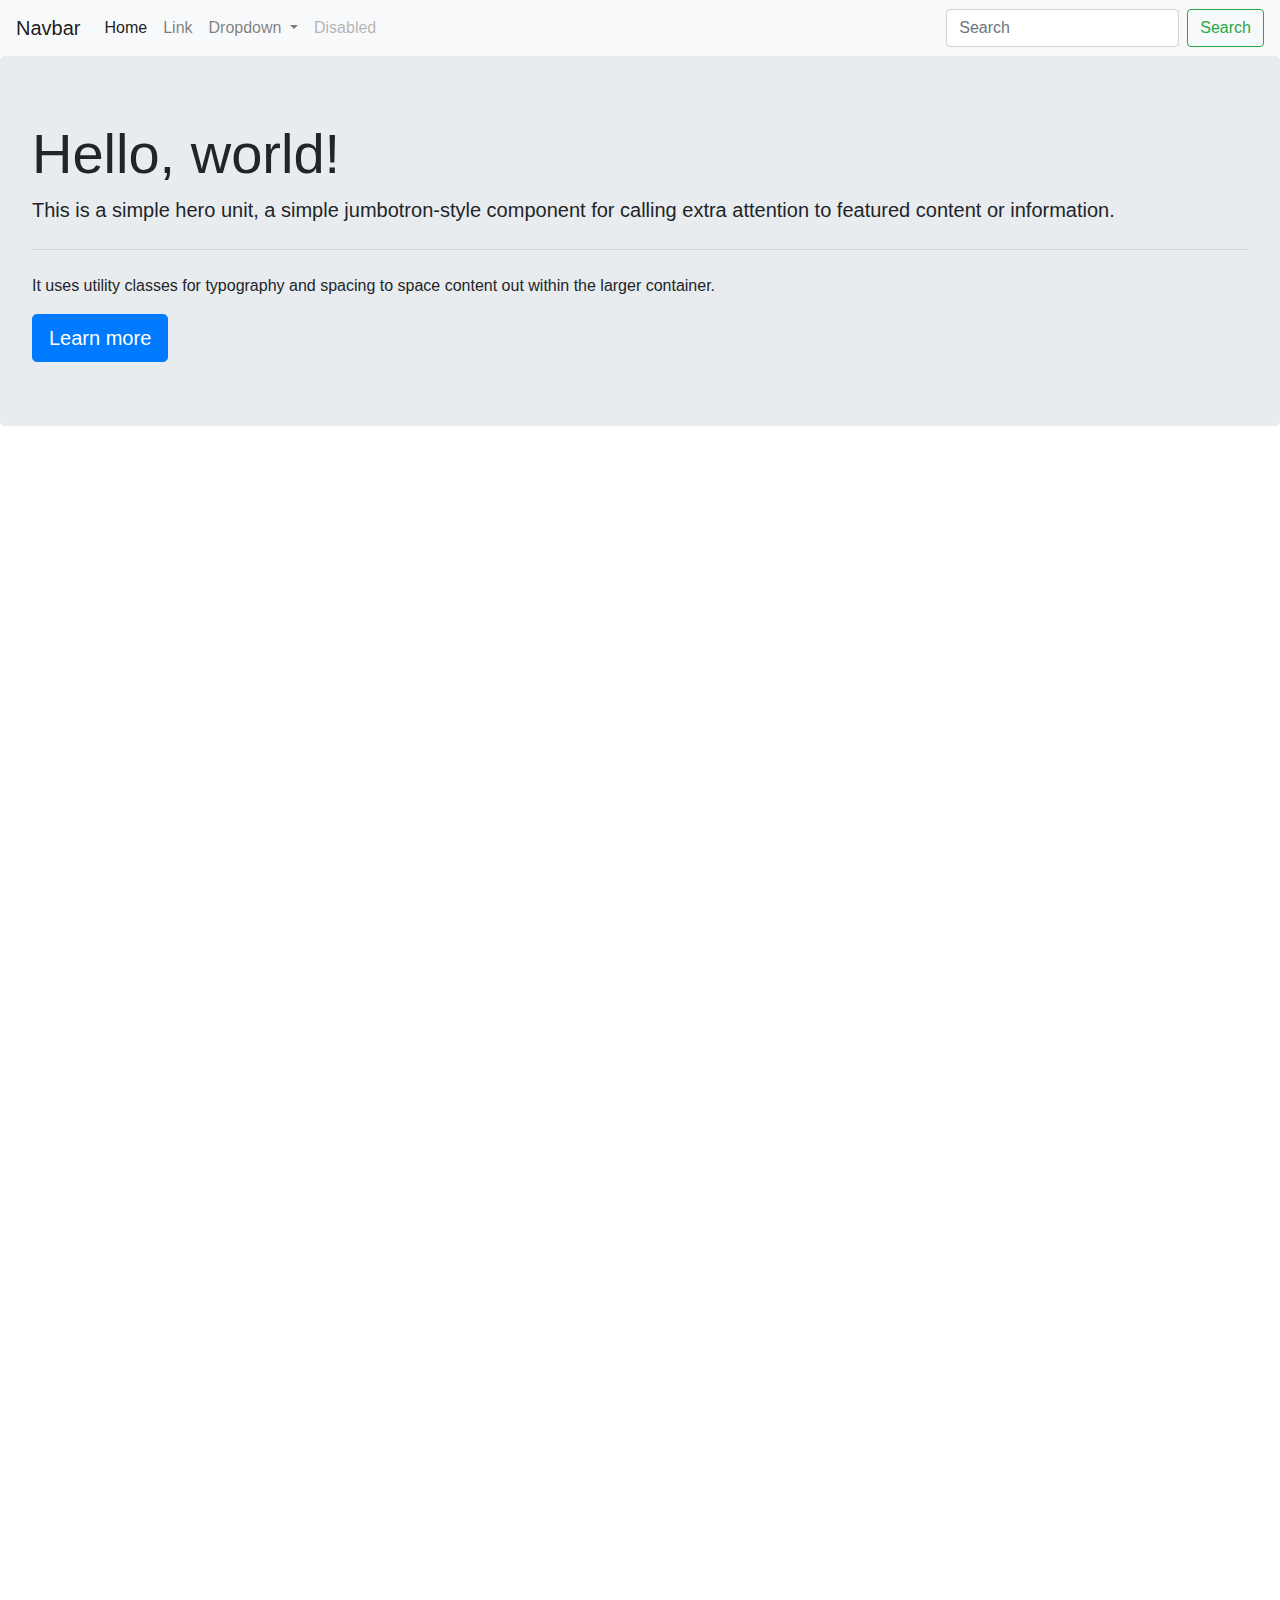
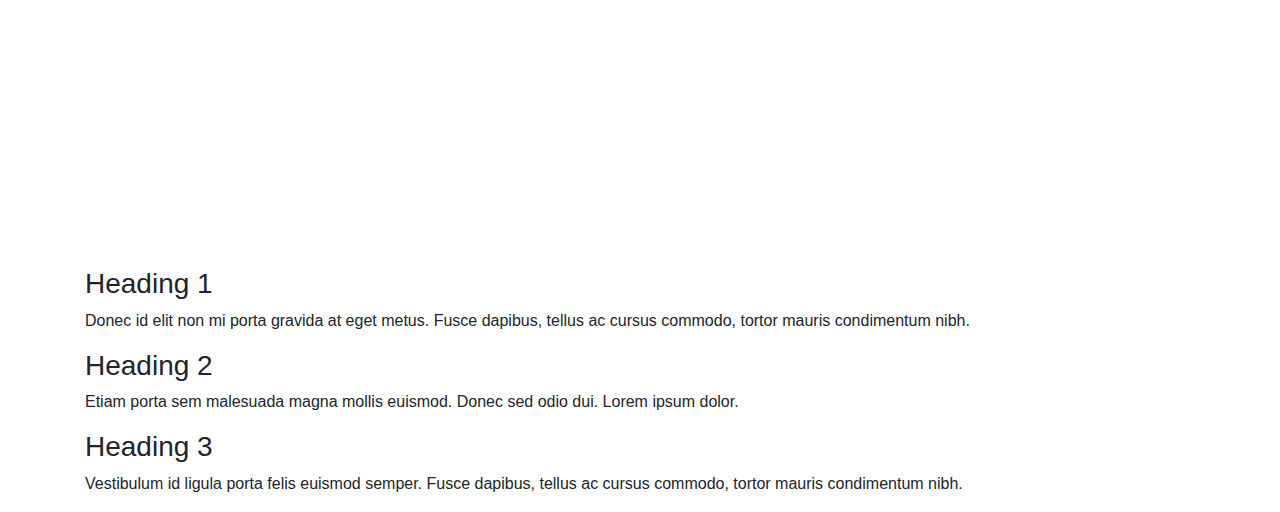
<file: data-viz-project/data-viz.html>
<!doctype html>
<html lang="en">
  <head>
    <meta charset="utf-8">
    <meta name="viewport" content="width=device-width, initial-scale=1, shrink-to-fit=no">

    <title>Bootstrap Template</title>
    <meta name="description" content="Merrill College of Journalism, UMD">
    <meta name="author" content="Eunice Sung">

  <!-- Bootstrap CSS -->
    <link rel="stylesheet" href="https://stackpath.bootstrapcdn.com/bootstrap/4.4.1/css/bootstrap.min.css" integrity="sha384-Vkoo8x4CGsO3+Hhxv8T/Q5PaXtkKtu6ug5TOeNV6gBiFeWPGFN9MuhOf23Q9Ifjh" crossorigin="anonymous">
</head>

  <!-- Navbar -->
<body>
  <nav class="navbar navbar-expand-lg navbar-light bg-light">
   <a class="navbar-brand" href="#">Navbar</a>
   <button class="navbar-toggler" type="button" data-toggle="collapse" data-target="#navbarSupportedContent" aria-controls="navbarSupportedContent" aria-expanded="false" aria-label="Toggle navigation">
     <span class="navbar-toggler-icon"></span>
   </button>

   <div class="collapse navbar-collapse" id="navbarSupportedContent">
     <ul class="navbar-nav mr-auto">
       <li class="nav-item active">
         <a class="nav-link" href="#">Home <span class="sr-only">(current)</span></a>
       </li>
       <li class="nav-item">
         <a class="nav-link" href="#">Link</a>
       </li>
       <li class="nav-item dropdown">
         <a class="nav-link dropdown-toggle" href="#" id="navbarDropdown" role="button" data-toggle="dropdown" aria-haspopup="true" aria-expanded="false">
           Dropdown
         </a>
         <div class="dropdown-menu" aria-labelledby="navbarDropdown">
           <a class="dropdown-item" href="#">Action</a>
           <a class="dropdown-item" href="#">Another action</a>
           <div class="dropdown-divider"></div>
           <a class="dropdown-item" href="#">Something else here</a>
         </div>
       </li>
       <li class="nav-item">
         <a class="nav-link disabled" href="#" tabindex="-1" aria-disabled="true">Disabled</a>
       </li>
     </ul>
     <form class="form-inline my-2 my-lg-0">
       <input class="form-control mr-sm-2" type="search" placeholder="Search" aria-label="Search">
       <button class="btn btn-outline-success my-2 my-sm-0" type="submit">Search</button>
     </form>
   </div>
  </nav>
    <!--End Navbar -->

    <!-- Jumbotron -->
  <div class="jumbotron">
   <h1 class="display-4">Hello, world!</h1>
   <p class="lead">This is a simple hero unit, a simple jumbotron-style component for calling extra attention to featured content or information.</p>
   <hr class="my-4">
   <p>It uses utility classes for typography and spacing to space content out within the larger container.</p>
   <a class="btn btn-primary btn-lg" href="#" role="button">Learn more</a>
  </div>
    <!-- End Jumbotron -->

    <!-- Infographics -->

      <!-- Map -->
      <iframe title="PIT policies by state" aria-label="Map" id="datawrapper-chart-E0rud" src="https://datawrapper.dwcdn.net/E0rud/2/" scrolling="no" frameborder="0" style="width: 0; min-width: 100% !important; border: none;" height="492"></iframe><script type="text/javascript">!function(){"use strict";window.addEventListener("message",(function(a){if(void 0!==a.data["datawrapper-height"])for(var e in a.data["datawrapper-height"]){var t=document.getElementById("datawrapper-chart-"+e)||document.querySelector("iframe[src*='"+e+"']");t&&(t.style.height=a.data["datawrapper-height"][e]+"px")}}))}();
      </script>

      <!-- Bar graph -->
      <iframe title="Breakdown of PIT maneuver deaths by race since 2016" aria-label="Stacked Bars" id="datawrapper-chart-2MrOW" src="https://datawrapper.dwcdn.net/2MrOW/1/" scrolling="no" frameborder="0" style="width: 0; min-width: 100% !important; border: none;" height="246"></iframe><script type="text/javascript">!function(){"use strict";window.addEventListener("message",(function(a){if(void 0!==a.data["datawrapper-height"])for(var e in a.data["datawrapper-height"]){var t=document.getElementById("datawrapper-chart-"+e)||document.querySelector("iframe[src*='"+e+"']");t&&(t.style.height=a.data["datawrapper-height"][e]+"px")}}))}();
      </script>

      <!-- Timeline -->
      <iframe src='https://cdn.knightlab.com/libs/timeline3/latest/embed/index.html? source=1tNiMT2yqgtX8KP36pSUW55h4NwZnfY86ZR9r_cldwL4&font=Georgia-Helvetica&lang=en&initial_zoom=2&height=650' width='100%' height='650' webkitallowfullscreen mozallowfullscreen allowfullscreen frameborder='0'>
      </iframe>
    <!--End infographics-->

    <!-- Rest of content -->
  <div class="container">
        <div class="row">

                <div class="col-md-12">
                        <h3>Heading 1</h3>
                        <p>Donec id elit non mi porta gravida at eget metus. Fusce dapibus, tellus ac cursus commodo, tortor mauris condimentum nibh.</p>
                </div>


                <div class="col-md-12">
                        <h3>Heading 2</h3>
                        <p>Etiam porta sem malesuada magna mollis euismod. Donec sed odio dui. Lorem ipsum dolor.</p>
                </div>

                <div class="col-md-12">
                        <h3>Heading 3</h3>
                        <p>Vestibulum id ligula porta felis euismod semper. Fusce dapibus, tellus ac cursus commodo, tortor mauris condimentum nibh.</p>
                </div>
        </div>
</div>

<!--jQuery first, then Popper.js, then Bootstrap JS-->
  <script src="https://code.jquery.com/jquery-3.4.1.slim.min.js" integrity="sha384-J6qa4849blE2+poT4WnyKhv5vZF5SrPo0iEjwBvKU7imGFAV0wwj1yYfoRSJoZ+n" crossorigin="anonymous"></script>
  <script src="https://cdn.jsdelivr.net/npm/popper.js@1.16.0/dist/umd/popper.min.js" integrity="sha384-Q6E9RHvbIyZFJoft+2mJbHaEWldlvI9IOYy5n3zV9zzTtmI3UksdQRVvoxMfooAo" crossorigin="anonymous"></script>
  <script src="https://stackpath.bootstrapcdn.com/bootstrap/4.4.1/js/bootstrap.min.js" integrity="sha384-wfSDF2E50Y2D1uUdj0O3uMBJnjuUD4Ih7YwaYd1iqfktj0Uod8GCExl3Og8ifwB6" crossorigin="anonymous"></script>
</body>
</file>
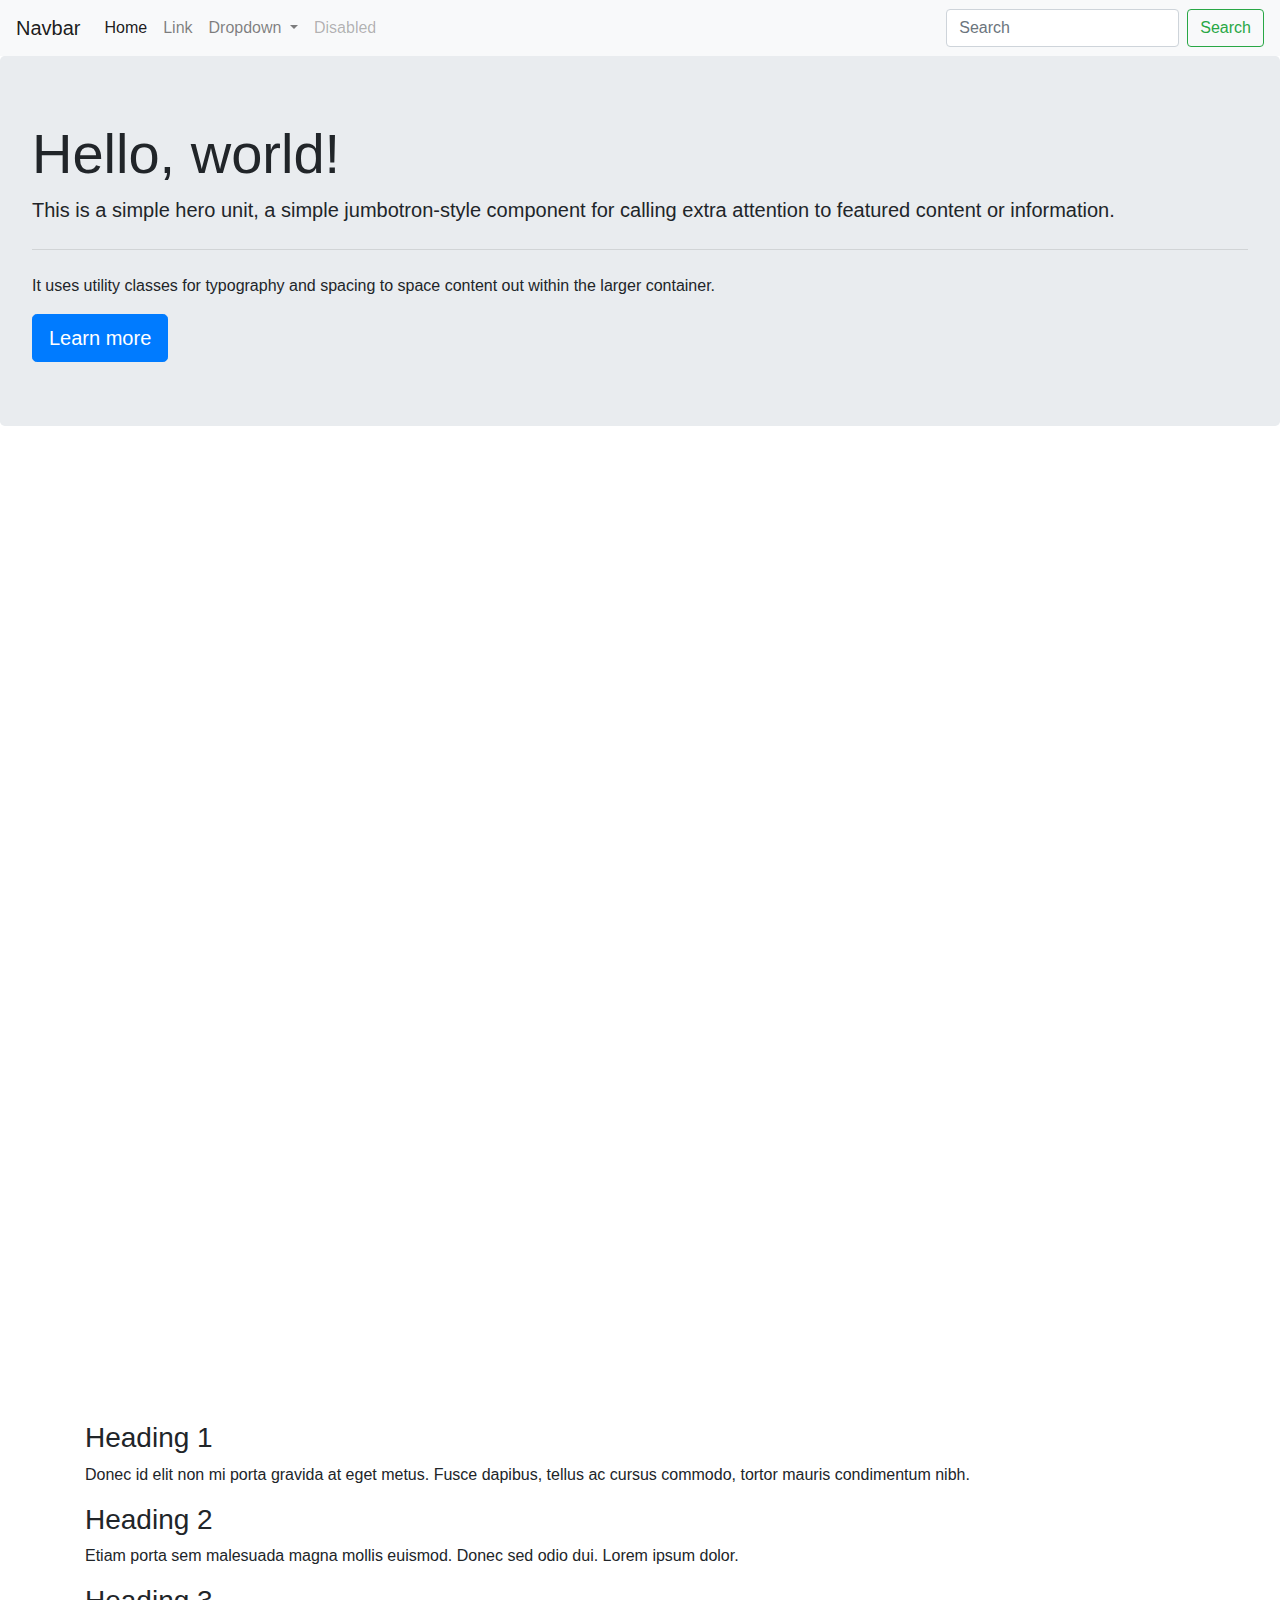
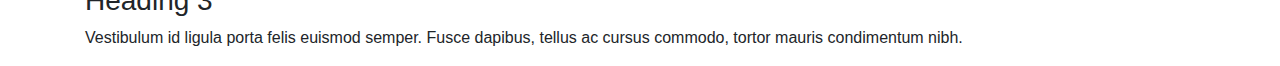
<file: data-viz/inclass-graphics.html>
<!doctype html>
<html lang="en">
  <head>
    <meta charset="utf-8">
    <meta name="viewport" content="width=device-width, initial-scale=1, shrink-to-fit=no">

    <title>Bootstrap Template</title>
    <meta name="description" content="Merrill College of Journalism, UMD">
    <meta name="author" content="Eunice Sung">

  <!-- Bootstrap CSS -->
    <link rel="stylesheet" href="https://stackpath.bootstrapcdn.com/bootstrap/4.4.1/css/bootstrap.min.css" integrity="sha384-Vkoo8x4CGsO3+Hhxv8T/Q5PaXtkKtu6ug5TOeNV6gBiFeWPGFN9MuhOf23Q9Ifjh" crossorigin="anonymous">
</head>

<body>
  <nav class="navbar navbar-expand-lg navbar-light bg-light">
   <a class="navbar-brand" href="#">Navbar</a>
   <button class="navbar-toggler" type="button" data-toggle="collapse" data-target="#navbarSupportedContent" aria-controls="navbarSupportedContent" aria-expanded="false" aria-label="Toggle navigation">
     <span class="navbar-toggler-icon"></span>
   </button>

   <div class="collapse navbar-collapse" id="navbarSupportedContent">
     <ul class="navbar-nav mr-auto">
       <li class="nav-item active">
         <a class="nav-link" href="#">Home <span class="sr-only">(current)</span></a>
       </li>
       <li class="nav-item">
         <a class="nav-link" href="#">Link</a>
       </li>
       <li class="nav-item dropdown">
         <a class="nav-link dropdown-toggle" href="#" id="navbarDropdown" role="button" data-toggle="dropdown" aria-haspopup="true" aria-expanded="false">
           Dropdown
         </a>
         <div class="dropdown-menu" aria-labelledby="navbarDropdown">
           <a class="dropdown-item" href="#">Action</a>
           <a class="dropdown-item" href="#">Another action</a>
           <div class="dropdown-divider"></div>
           <a class="dropdown-item" href="#">Something else here</a>
         </div>
       </li>
       <li class="nav-item">
         <a class="nav-link disabled" href="#" tabindex="-1" aria-disabled="true">Disabled</a>
       </li>
     </ul>
     <form class="form-inline my-2 my-lg-0">
       <input class="form-control mr-sm-2" type="search" placeholder="Search" aria-label="Search">
       <button class="btn btn-outline-success my-2 my-sm-0" type="submit">Search</button>
     </form>
   </div>
  </nav>

  <div class="jumbotron">
   <h1 class="display-4">Hello, world!</h1>
   <p class="lead">This is a simple hero unit, a simple jumbotron-style component for calling extra attention to featured content or information.</p>
   <hr class="my-4">
   <p>It uses utility classes for typography and spacing to space content out within the larger container.</p>
   <a class="btn btn-primary btn-lg" href="#" role="button">Learn more</a>
  </div>

  <iframe title="Indoor and outdoor heat index during Baltimore heat wave, July 16-22, 2019" aria-label="Grouped Bars" id="datawrapper-chart-ECaAM" src="https://datawrapper.dwcdn.net/ECaAM/3/" scrolling="no" frameborder="0" style="width: 0; min-width: 60% !important; border: none;" height="591"></iframe><script type="text/javascript">!function(){"use strict";window.addEventListener("message",(function(a){if(void 0!==a.data["datawrapper-height"])for(var e in a.data["datawrapper-height"]){var t=document.getElementById("datawrapper-chart-"+e)||document.querySelector("iframe[src*='"+e+"']");t&&(t.style.height=a.data["datawrapper-height"][e]+"px")}}))}();
  </script>

  <iframe title="Projected number of extreme heat events in Maryland for the year 2040" aria-label="Map" id="datawrapper-chart-HNydh" src="https://datawrapper.dwcdn.net/HNydh/2/" scrolling="no" frameborder="0" style="width: 0; min-width: 60% !important; border: none;" height="358"></iframe><script type="text/javascript">!function(){"use strict";window.addEventListener("message",(function(a){if(void 0!==a.data["datawrapper-height"])for(var e in a.data["datawrapper-height"]){var t=document.getElementById("datawrapper-chart-"+e)||document.querySelector("iframe[src*='"+e+"']");t&&(t.style.height=a.data["datawrapper-height"][e]+"px")}}))}();
  </script>

  <div class="container">
        <div class="row">

                <div class="col-md-12">
                        <h3>Heading 1</h3>
                        <p>Donec id elit non mi porta gravida at eget metus. Fusce dapibus, tellus ac cursus commodo, tortor mauris condimentum nibh.</p>
                </div>


                <div class="col-md-12">
                        <h3>Heading 2</h3>
                        <p>Etiam porta sem malesuada magna mollis euismod. Donec sed odio dui. Lorem ipsum dolor.</p>
                </div>

                <div class="col-md-12">
                        <h3>Heading 3</h3>
                        <p>Vestibulum id ligula porta felis euismod semper. Fusce dapibus, tellus ac cursus commodo, tortor mauris condimentum nibh.</p>
                </div>
        </div>
</div>

<!--jQuery first, then Popper.js, then Bootstrap JS-->
  <script src="https://code.jquery.com/jquery-3.4.1.slim.min.js" integrity="sha384-J6qa4849blE2+poT4WnyKhv5vZF5SrPo0iEjwBvKU7imGFAV0wwj1yYfoRSJoZ+n" crossorigin="anonymous"></script>
  <script src="https://cdn.jsdelivr.net/npm/popper.js@1.16.0/dist/umd/popper.min.js" integrity="sha384-Q6E9RHvbIyZFJoft+2mJbHaEWldlvI9IOYy5n3zV9zzTtmI3UksdQRVvoxMfooAo" crossorigin="anonymous"></script>
  <script src="https://stackpath.bootstrapcdn.com/bootstrap/4.4.1/js/bootstrap.min.js" integrity="sha384-wfSDF2E50Y2D1uUdj0O3uMBJnjuUD4Ih7YwaYd1iqfktj0Uod8GCExl3Og8ifwB6" crossorigin="anonymous"></script>
</body>
</file>
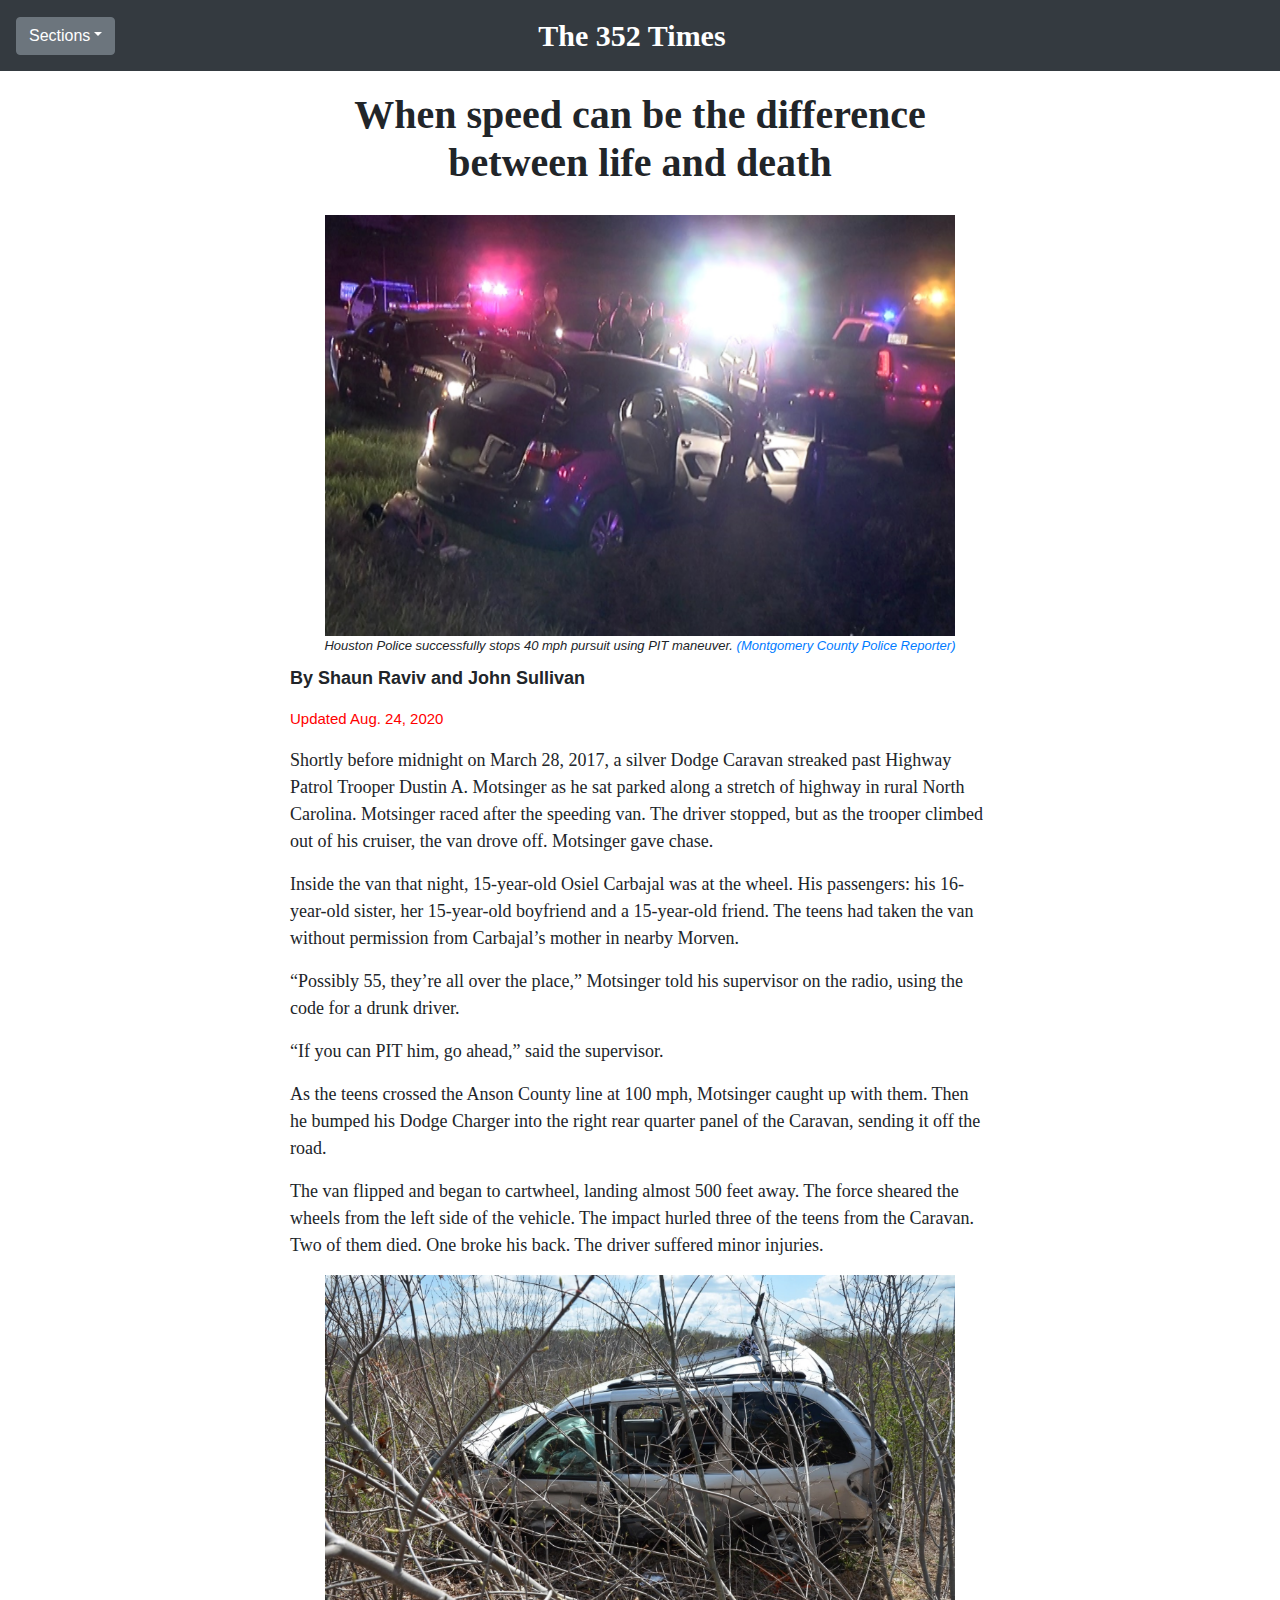
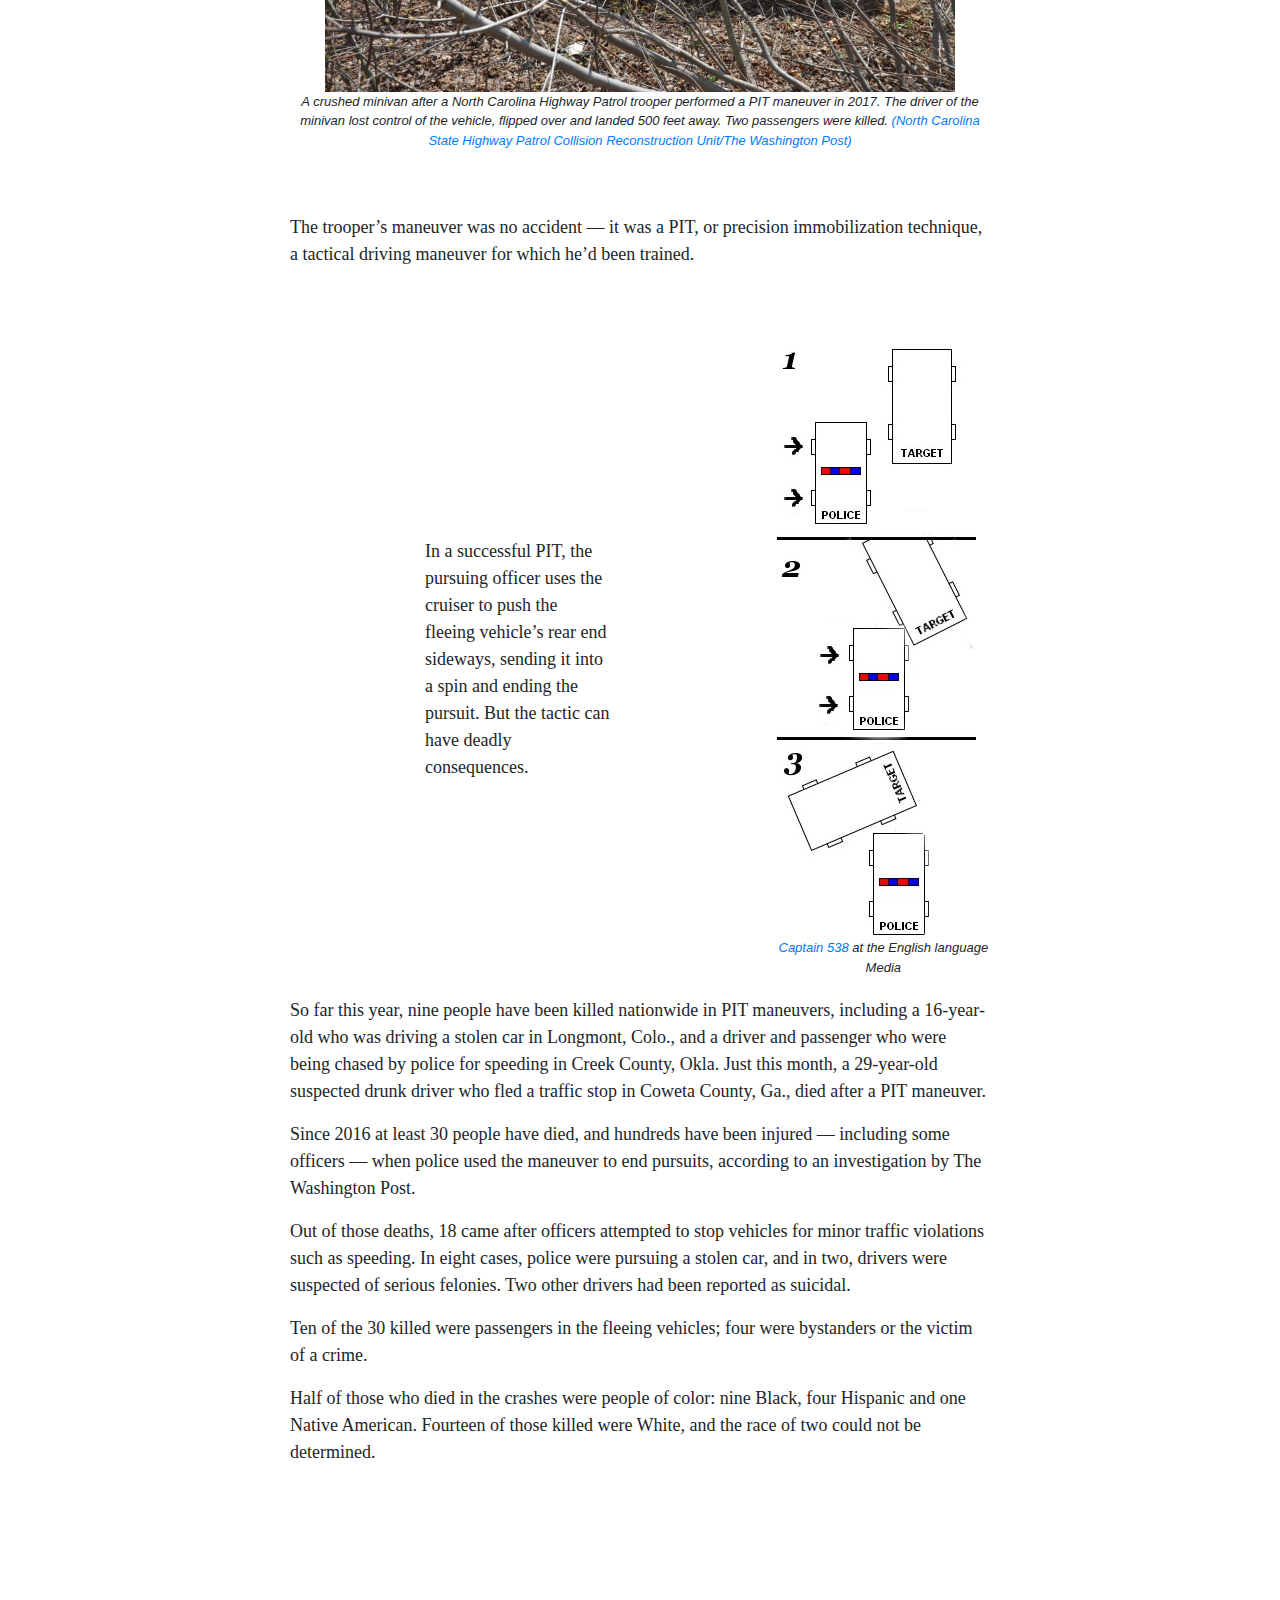
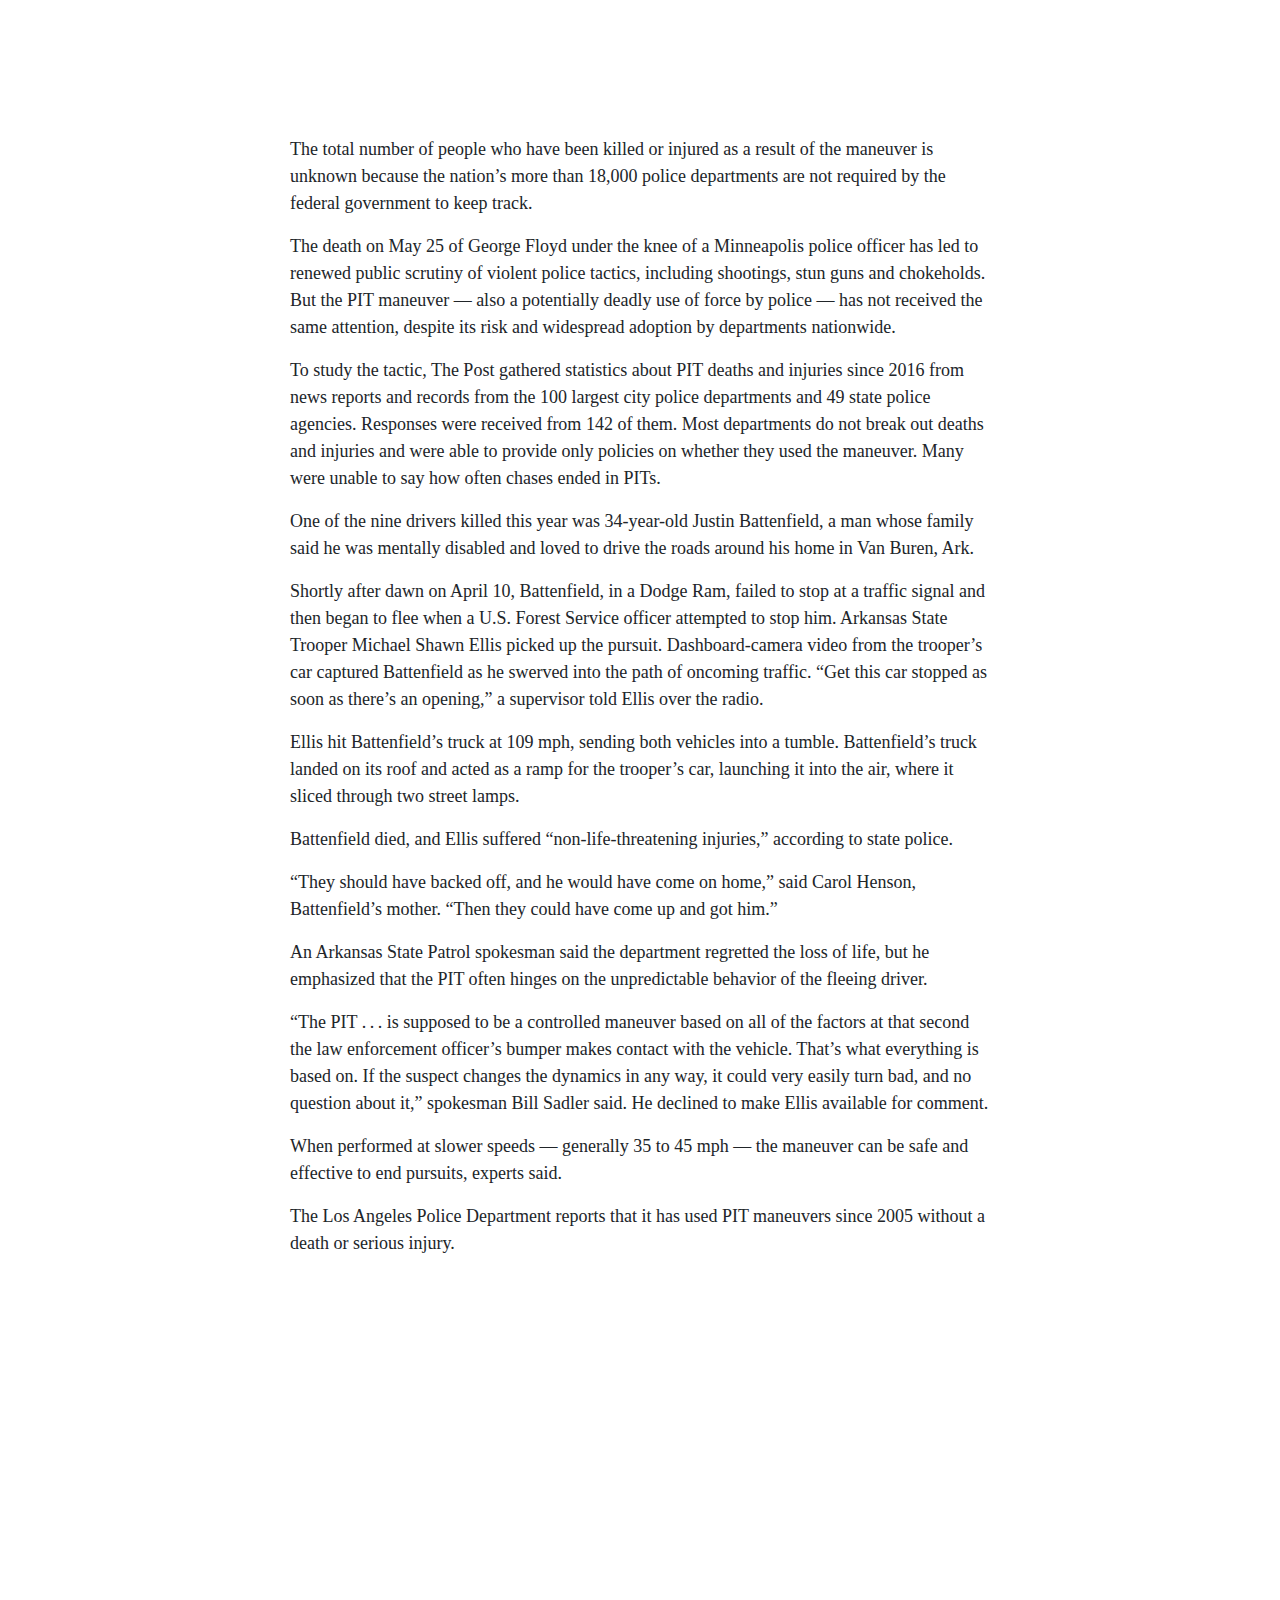
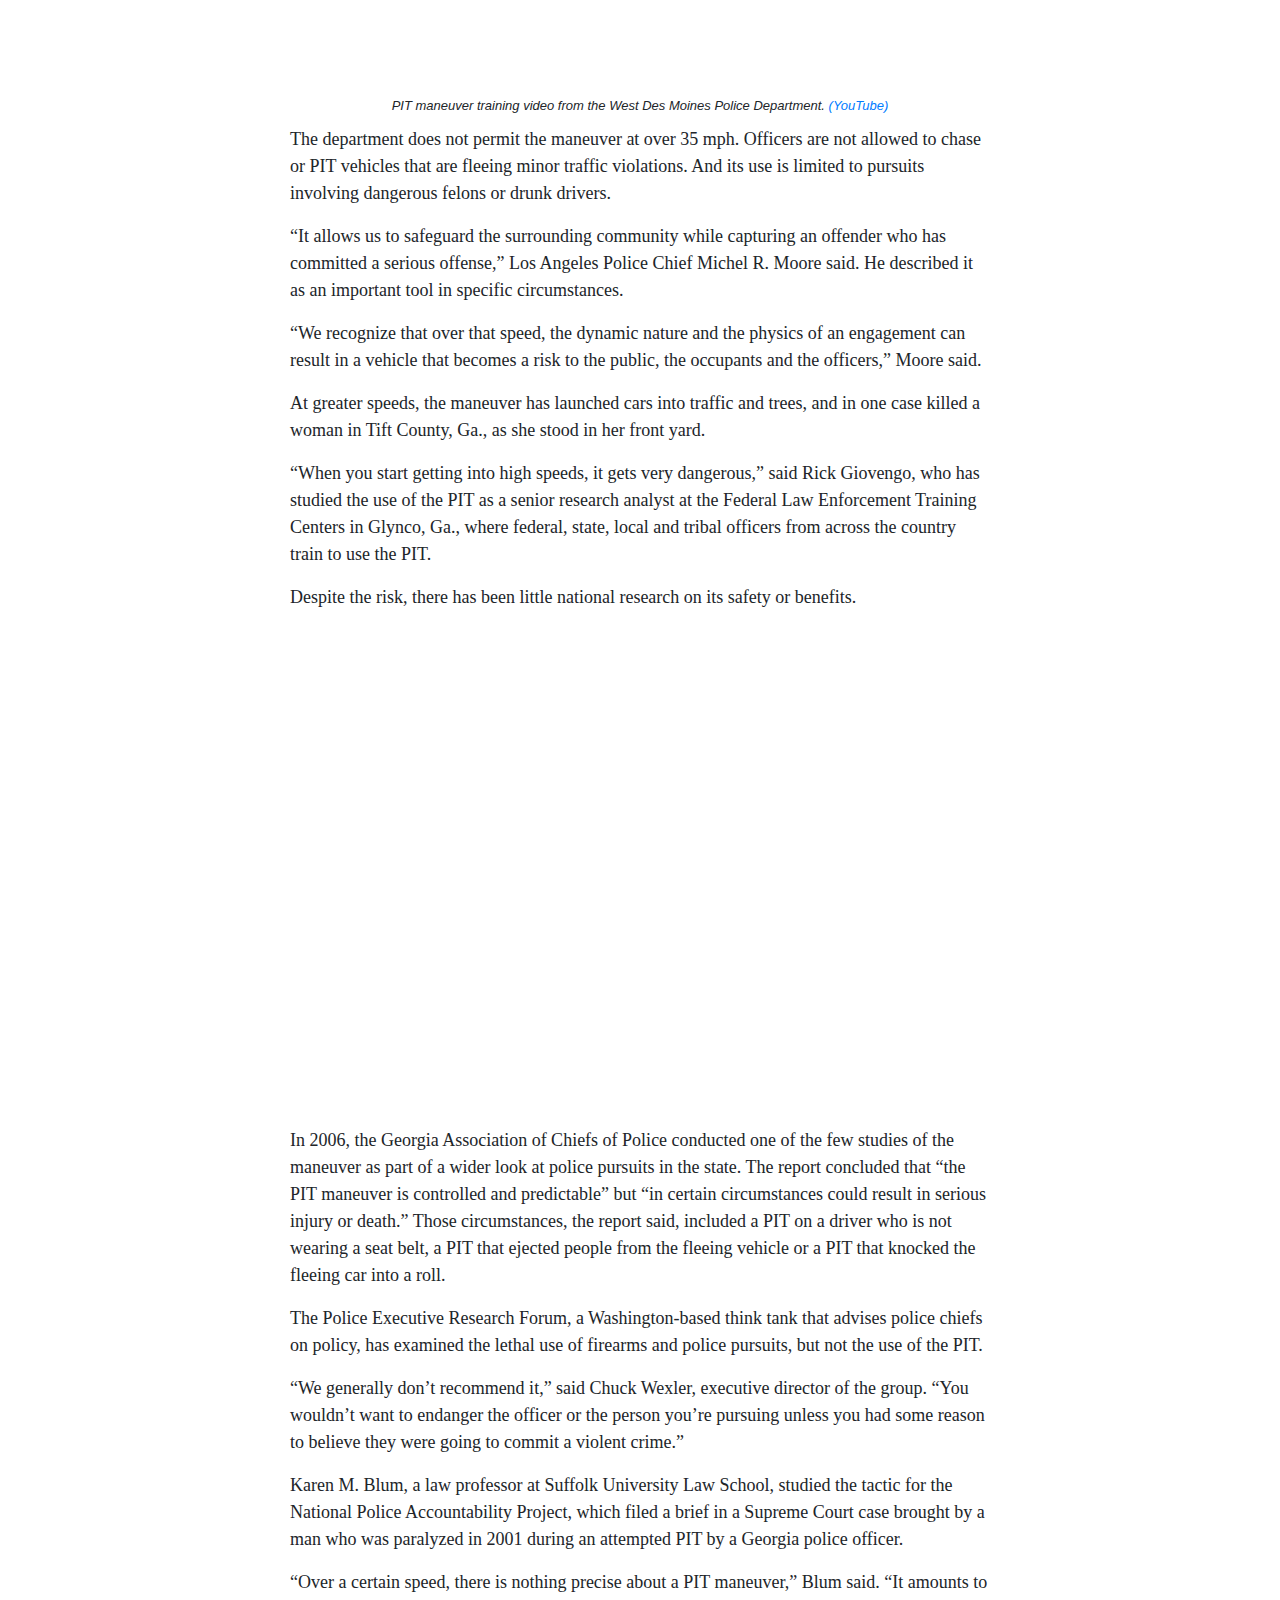
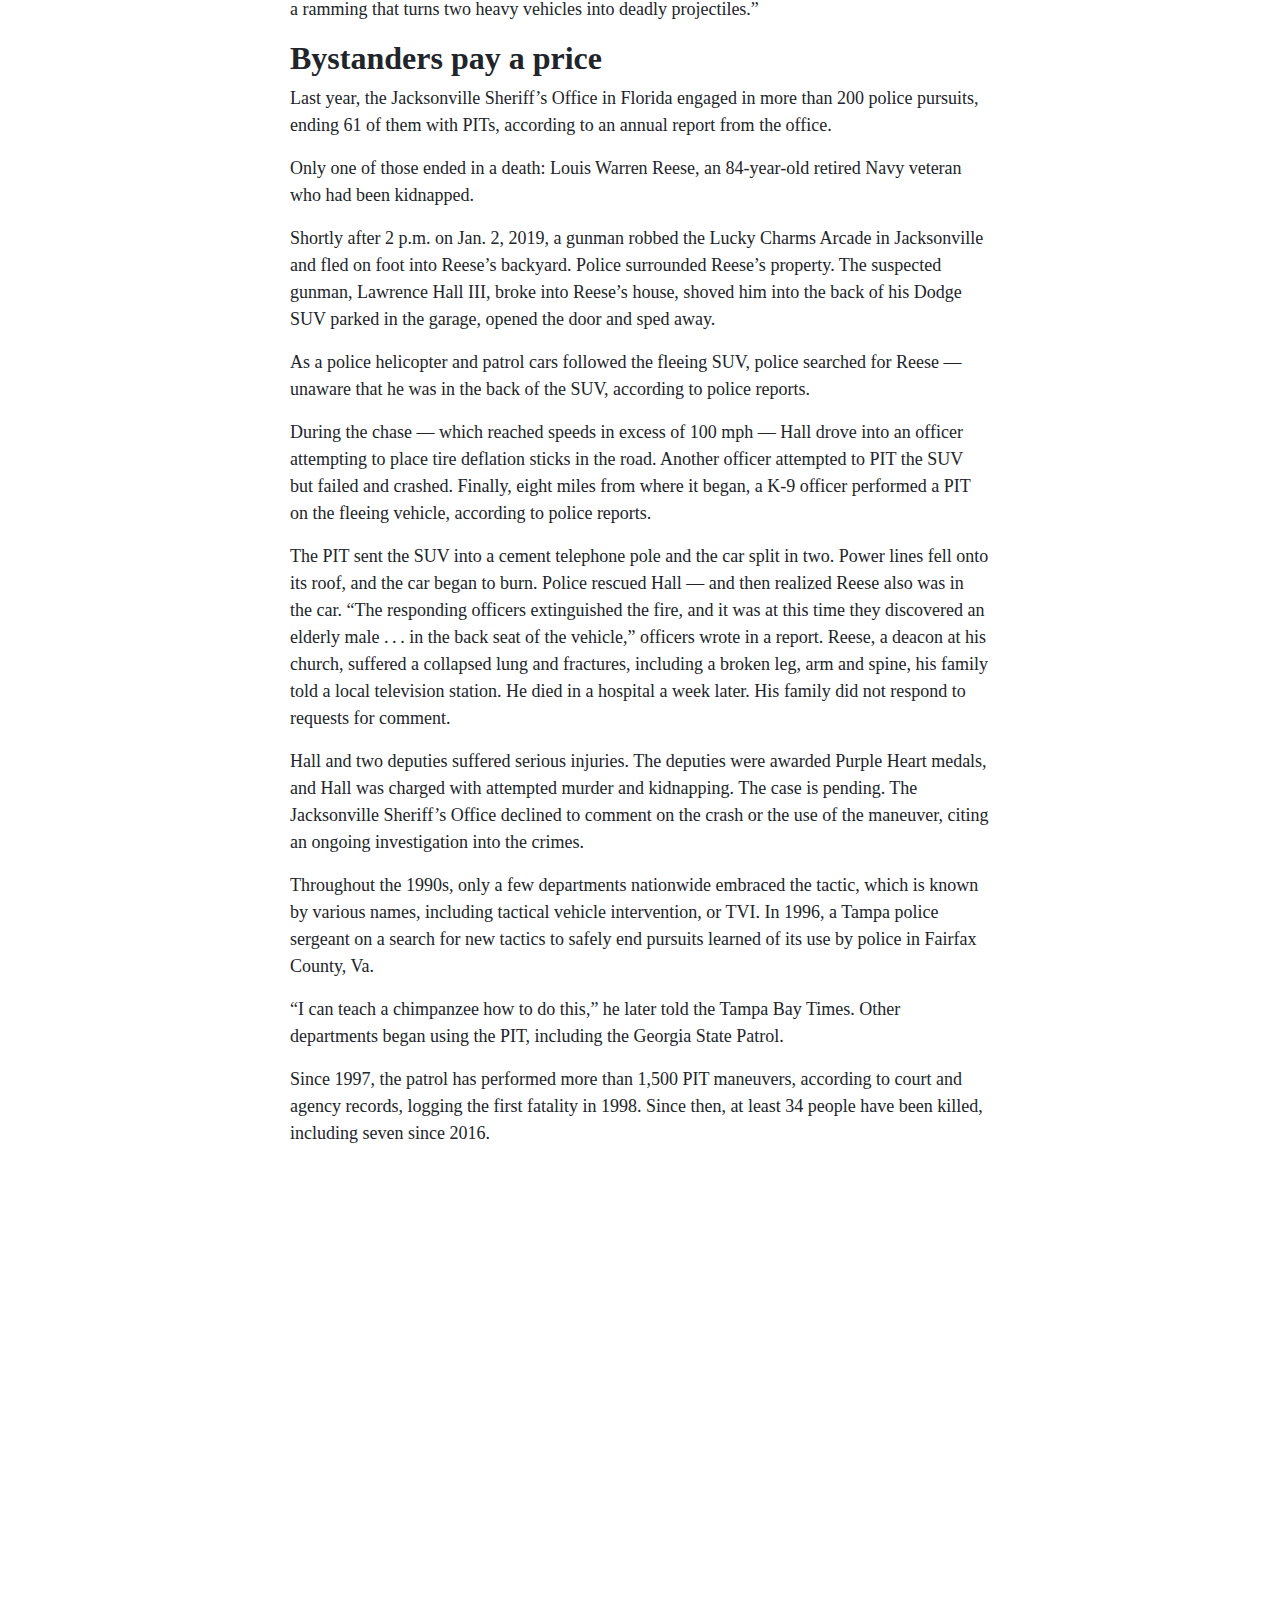
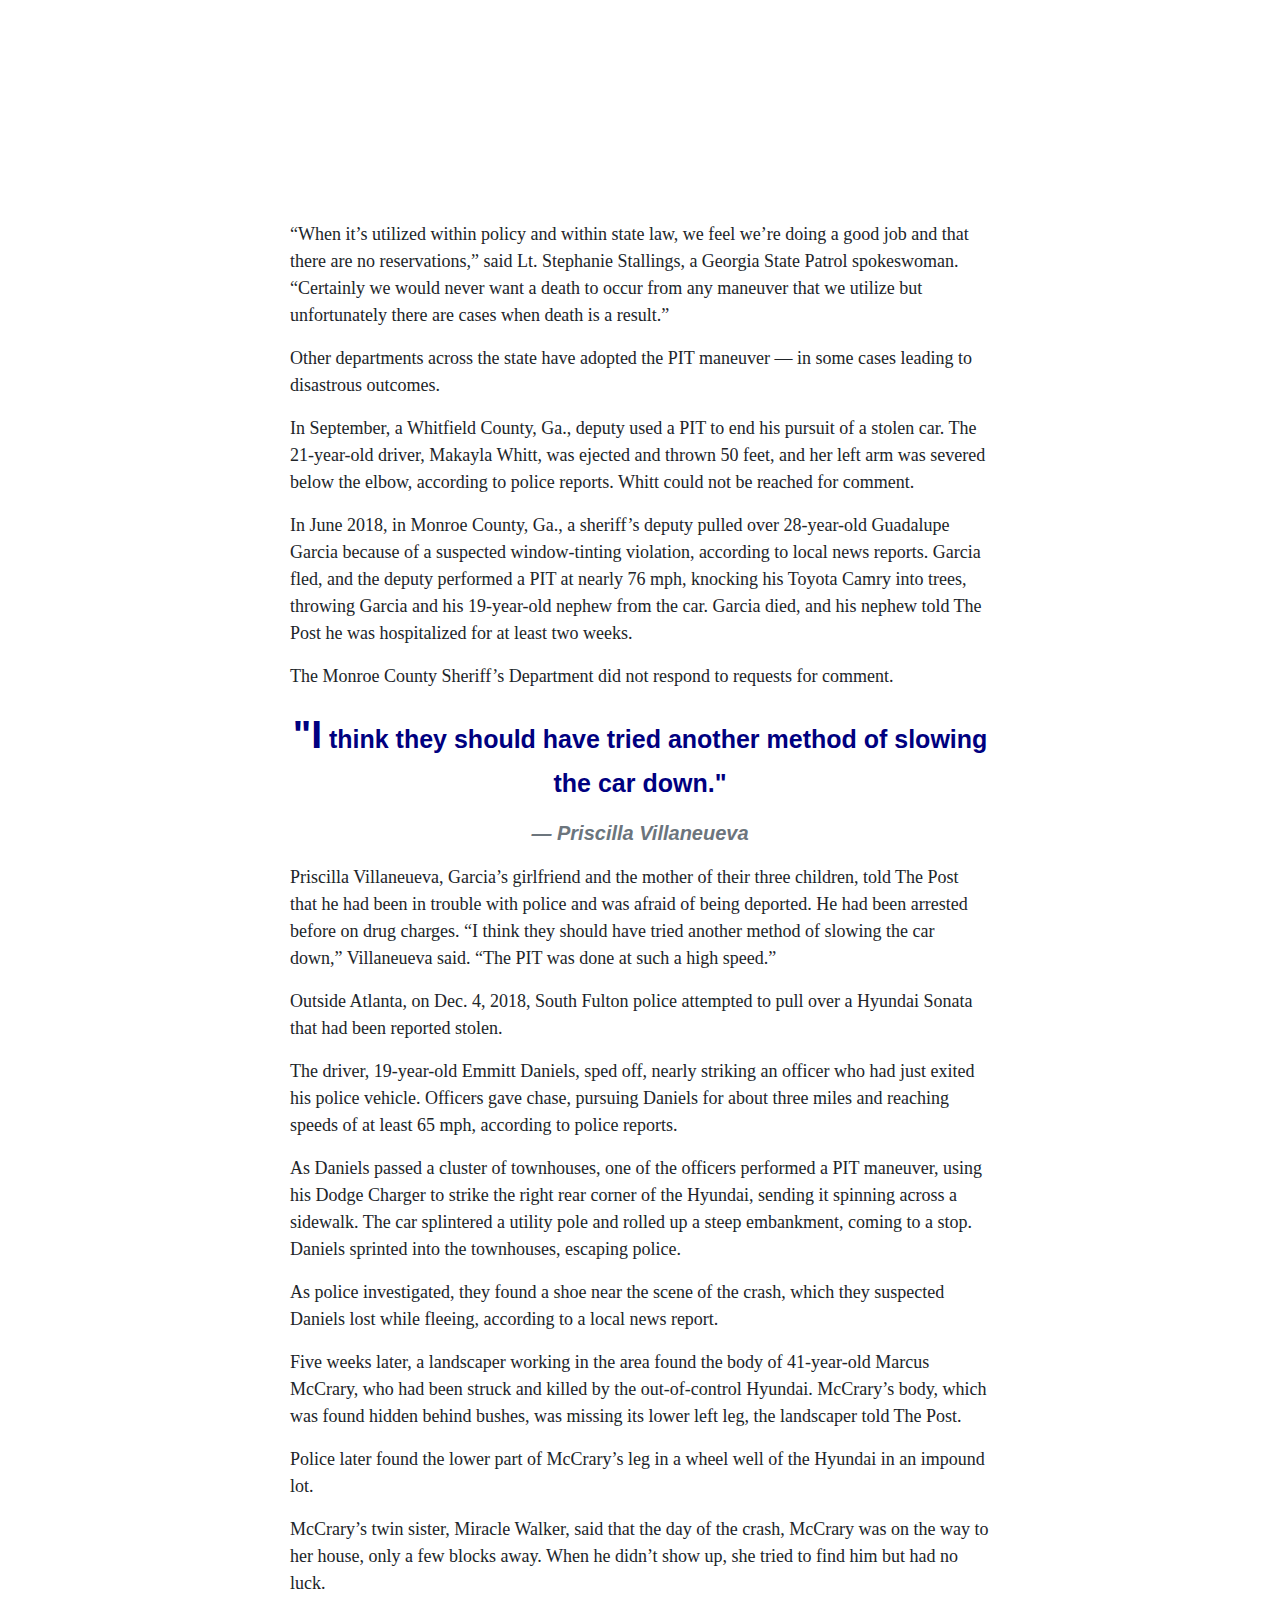
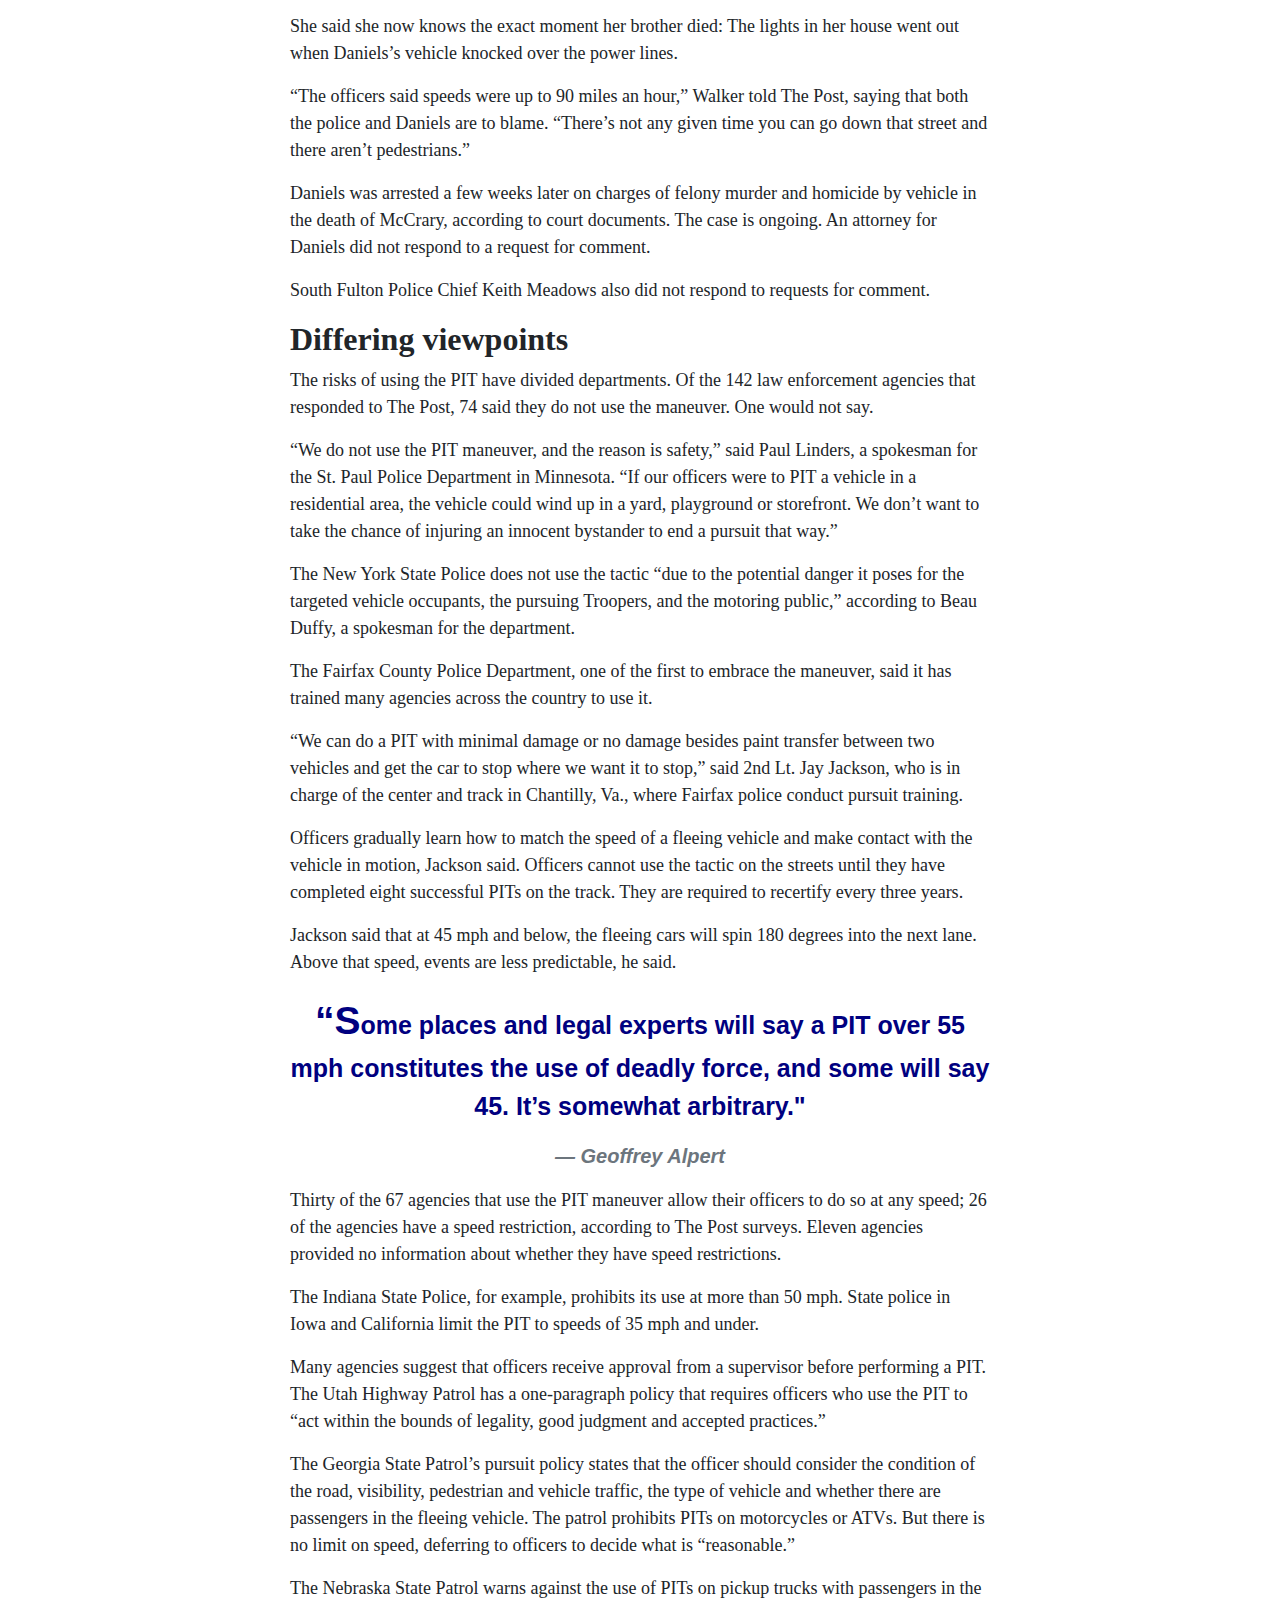
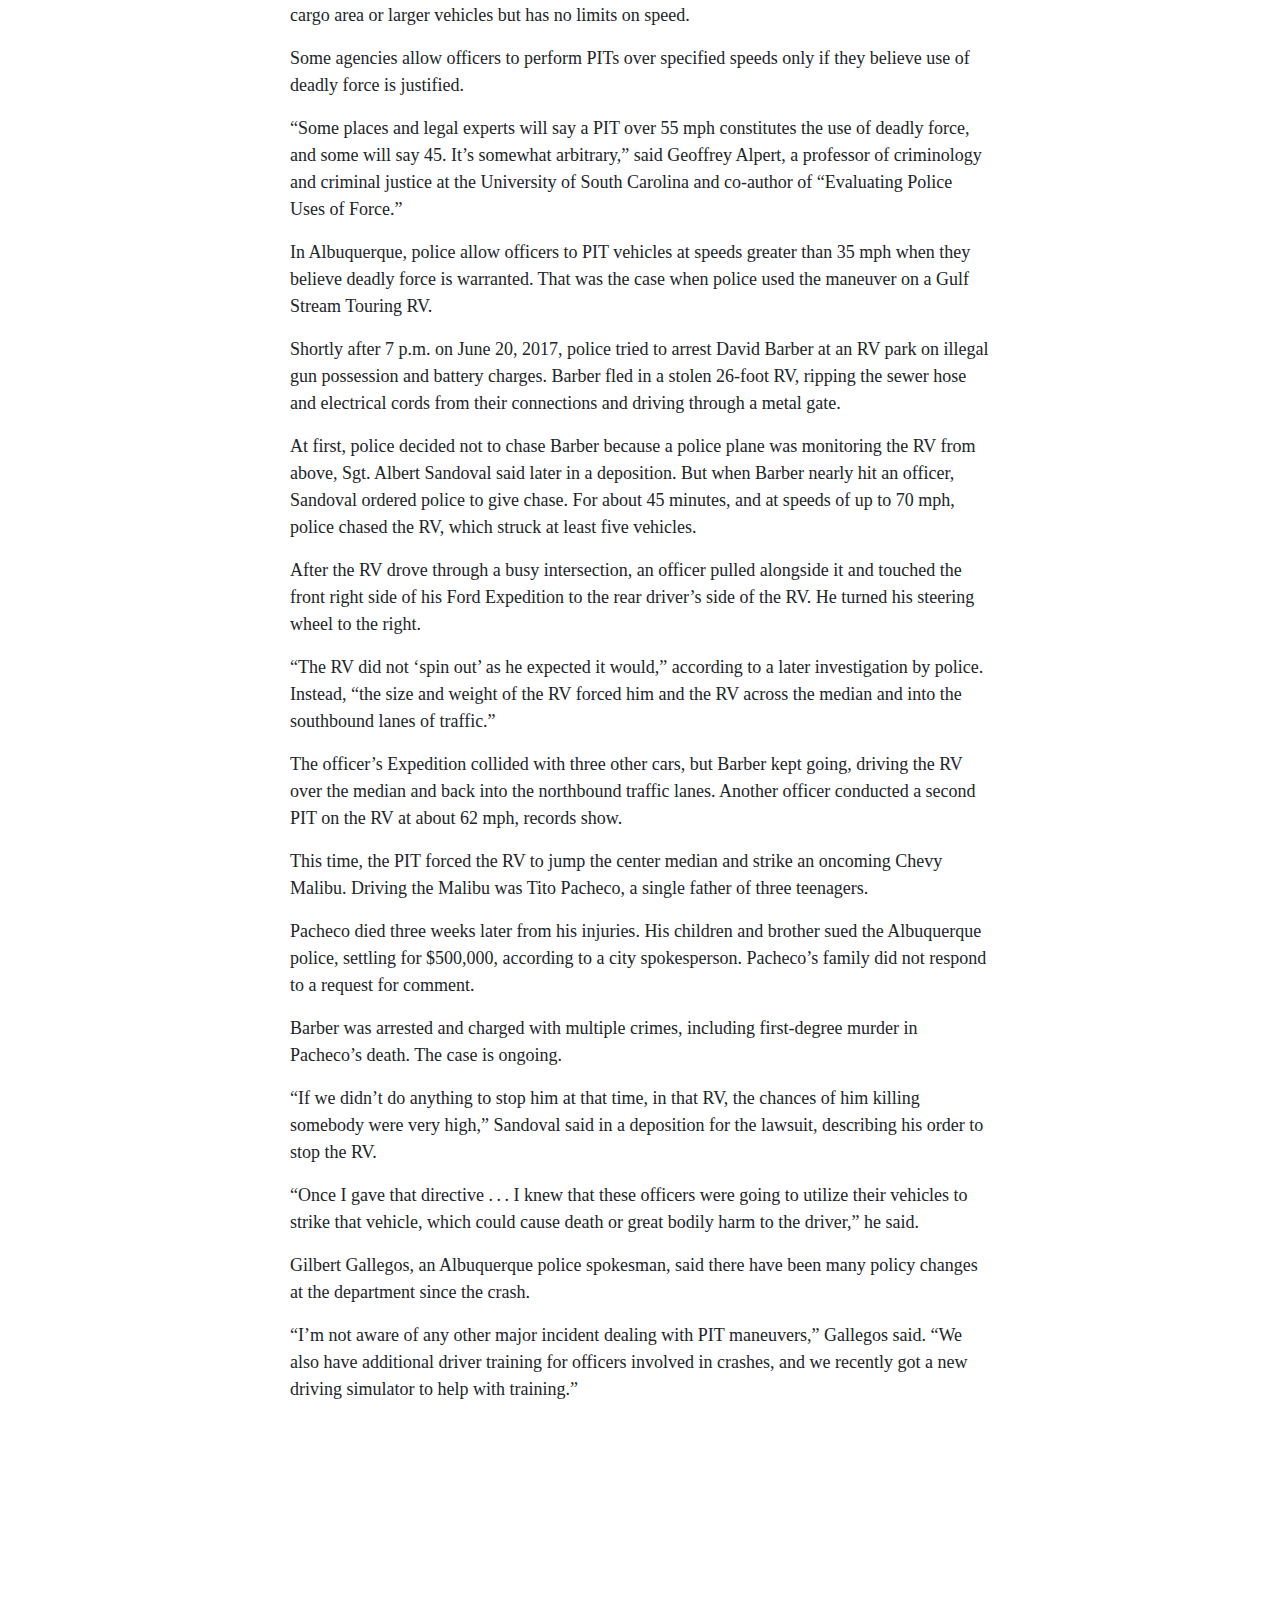
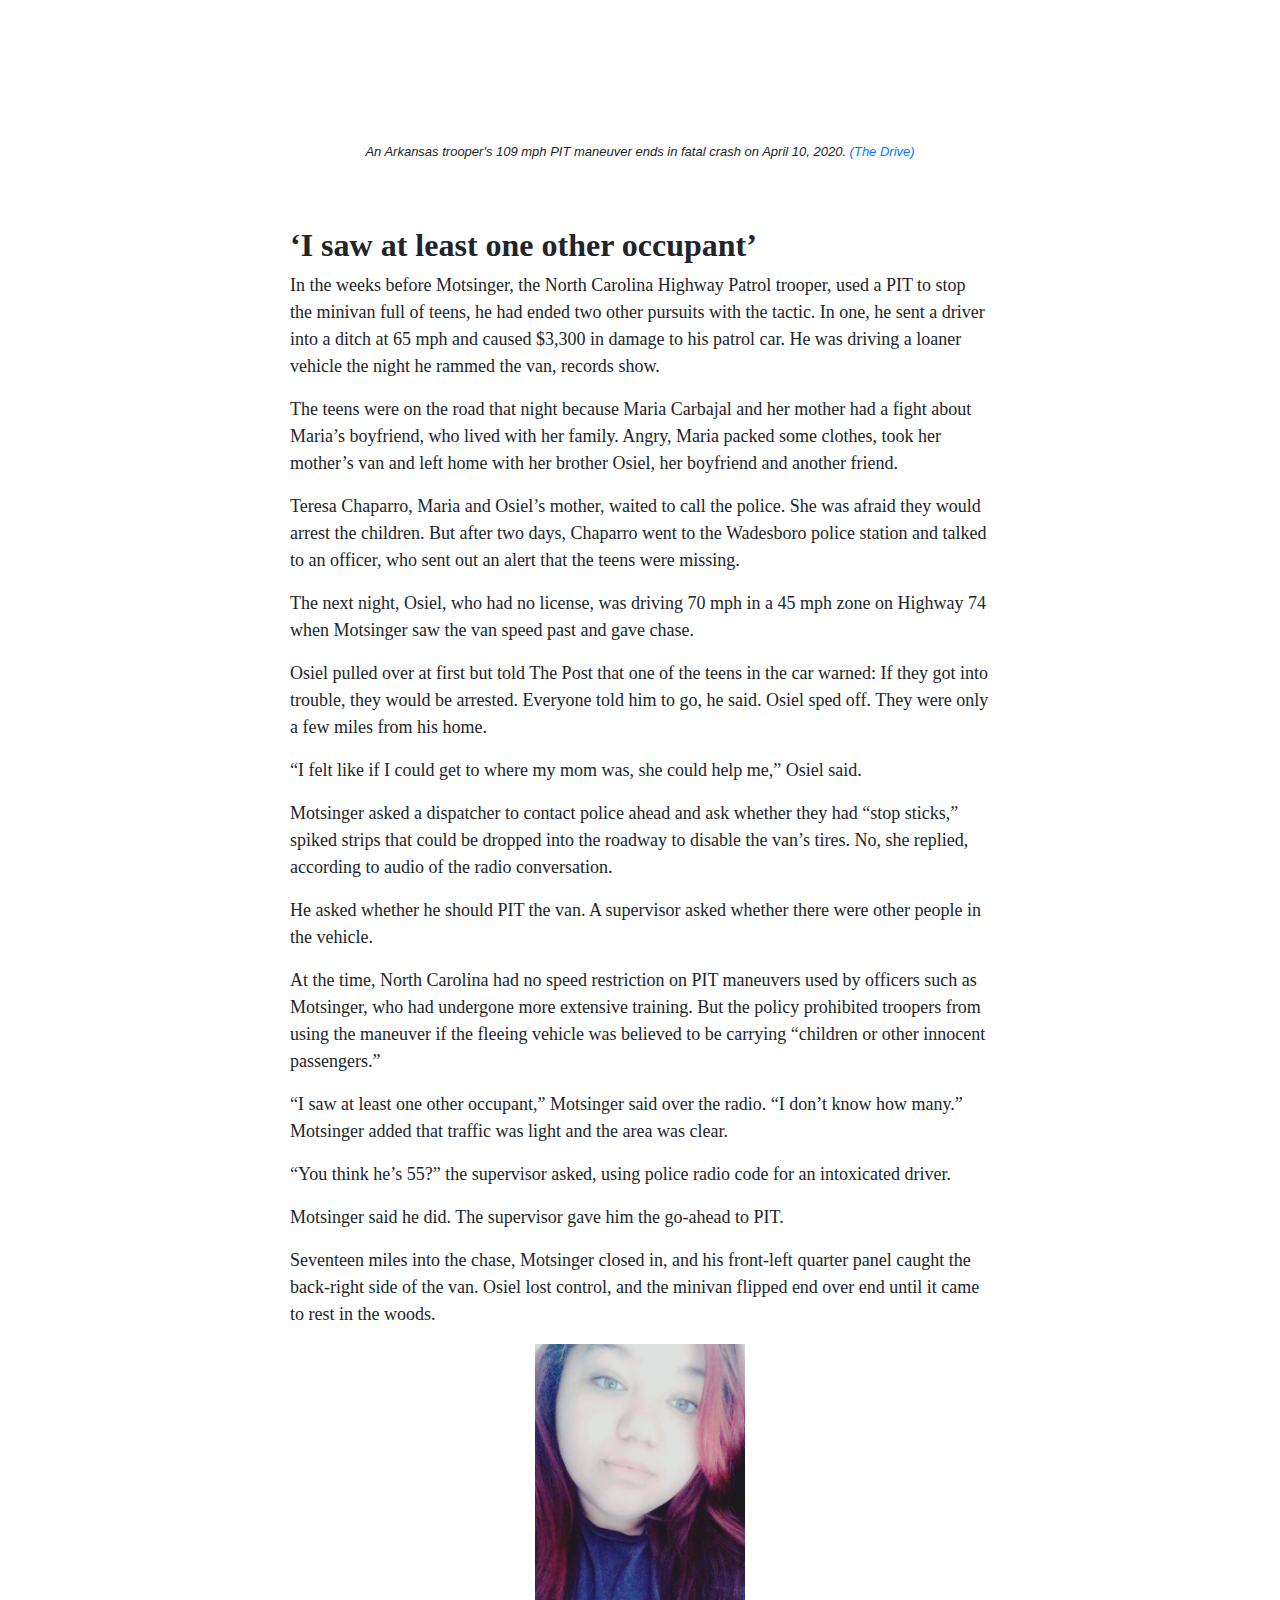
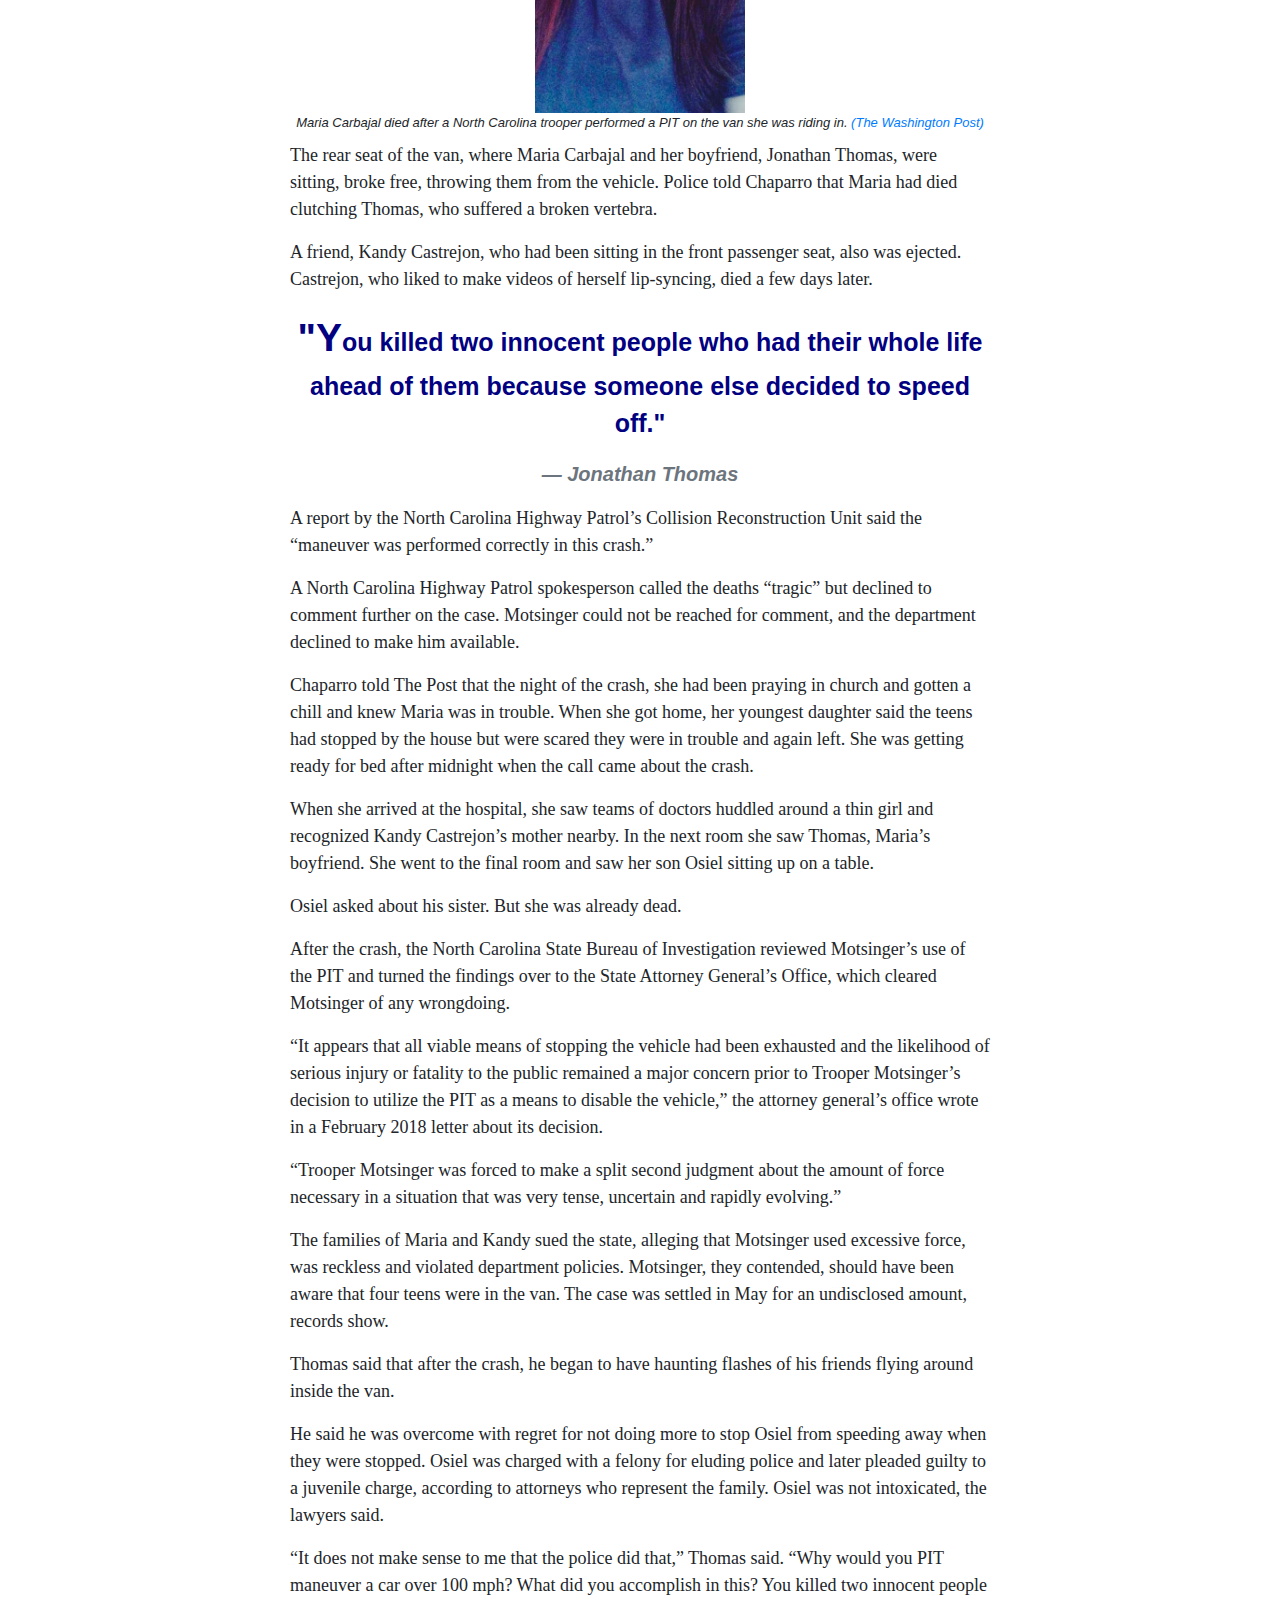
<file: final-project/project.html>
<!doctype html>
<html lang="en">
  <head>
    <meta charset="utf-8">
    <meta name="viewport" content="width=device-width, initial-scale=1, shrink-to-fit=no">

    <title>PIT Maneuver</title>
    <meta name="description" content="Merrill College of Journalism, UMD">
    <meta name="author" content="Eunice Sung">

  <!-- Bootstrap CSS -->
    <link rel="stylesheet" href="https://stackpath.bootstrapcdn.com/bootstrap/4.4.1/css/bootstrap.min.css" integrity="sha384-Vkoo8x4CGsO3+Hhxv8T/Q5PaXtkKtu6ug5TOeNV6gBiFeWPGFN9MuhOf23Q9Ifjh" crossorigin="anonymous">

  <!-- CSS Stylesheet -->
  <link rel="stylesheet" type="text/css" href="style.css">

</head>

  <!-- Navbar -->
<body>
  <nav class="navbar sticky-top navbar-expand-lg navbar-dark bg-dark">
    <div class="collapse navbar-collapse w-100 order-1 order-lg-0" id="navbarNav">
      <div class="dropdown">
        <button class="btn btn-secondary dropdown-toggle" type="button" id="dropdownMenu2" data-toggle="dropdown" aria-haspopup="true" aria-expanded="false">Sections</button>
          <div class="dropdown-menu" aria-labelledby="dropdownMenu2">
            <button class="dropdown-item" type="button"><a href="#bystanders">Bystanders pay a price</a></button>
            <button class="dropdown-item" type="button"><a href="#differing">Differing viewpoints</a></button>
            <button class="dropdown-item" type="button"><a href="#occupant">'I saw at least one other</a> occupant'</button>
          </div>
      </div>
    </div>
    <div class="d-flex w-100 order-0">
        <div class="w-100">
            <button class="navbar-toggler" type="button" data-toggle="collapse" data-target="#navbarNav">
                <span class="navbar-toggler-icon"></span>
            </button>
        </div>
        <a class="navbar-brand text-center w-100" href="#top">The 352 Times</a>
        <span class="w-100"></span>
    </div>
    <span class="w-100"></span>
</nav>
  <!--End Navbar -->

<div class=content>

  <!--Headline-->
    <h1 id="top">When speed can be the difference between life and death</h1>

  <!--Top image-->
  <img id="photo" src="images/houston-police.png" alt="photo of Houston police after safely ending a chase with the PIT maneuver" width="90%">
    <figcaption class="caption">Houston Police successfully stops 40 mph pursuit using PIT maneuver. <a href="https://montgomerycountypolicereporter.com/dps-ends-40-mile-hpd-pursuit-conroe/" target="_blank">(Montgomery County Police Reporter)</a></figcaption>

  <!--Byline and date-->
  <p class="byline">By Shaun Raviv and John Sullivan<p>
  <p class="date">Updated Aug. 24, 2020</p>

  <!--Story-->
  <p>Shortly before midnight on March 28, 2017, a silver Dodge Caravan streaked past Highway Patrol Trooper Dustin A. Motsinger as he sat parked along a stretch of highway in rural North Carolina. Motsinger raced after the speeding van. The driver stopped, but as the trooper climbed out of his cruiser, the van drove off. Motsinger gave chase.</p>

  <p>Inside the van that night, 15-year-old Osiel Carbajal was at the wheel. His passengers: his 16-year-old sister, her 15-year-old boyfriend and a 15-year-old friend. The teens had taken the van without permission from Carbajal’s mother in nearby Morven.</p>

  <p>“Possibly 55, they’re all over the place,” Motsinger told his supervisor on the radio, using the code for a drunk driver.</p>

  <p>“If you can PIT him, go ahead,” said the supervisor.</p>

  <p>As the teens crossed the Anson County line at 100 mph, Motsinger caught up with them. Then he bumped his Dodge Charger into the right rear quarter panel of the Caravan, sending it off the road.</p>

  <p>The van flipped and began to cartwheel, landing almost 500 feet away. The force sheared the wheels from the left side of the vehicle. The impact hurled three of the teens from the Caravan. Two of them died. One broke his back. The driver suffered minor injuries.</p>

<!--minivan photo-->
  <img id="photo" src="images/pit-van.jpg" alt="photo of crashed minivan after North Carolina Highway Patrol trooper used PIT maneuver" width="90%">
    <figcaption class="caption">A crushed minivan after a North Carolina Highway Patrol trooper performed a PIT maneuver in 2017. The driver of the minivan lost control of the vehicle, flipped over and landed 500 feet away. Two passengers were killed. <a href="https://www.washingtonpost.com/graphics/2020/investigations/pit-maneuver-police-deaths/">(North Carolina State Highway Patrol Collision Reconstruction Unit/The Washington Post)</a></figcaption>

<br></br>

  <p>The trooper’s maneuver was no accident — it was a PIT, or precision immobilization technique, a tactical driving maneuver for which he’d been trained.</p>

<br></br>

  <div class="row">
    <div class="col-md-8">
      <p>In a successful PIT, the pursuing officer uses the cruiser to push the fleeing vehicle’s rear end sideways, sending it into a spin and ending the pursuit. But the tactic can have deadly consequences.</p>
    </div>
    <!--PIT graphic-->
    <div class="col-md-4">
      <img src="images/pit-graphic.jpg" alt="graphic of how the PIT maneuver works">
      <figcaption class="caption"><a href="https://commons.wikimedia.org/wiki/File:Pit_maneuver.jpg" target="blank">Captain 538</a> at the English language Media</figcaption>
    </div>
  </div>

  <p>So far this year, nine people have been killed nationwide in PIT maneuvers, including a 16-year-old who was driving a stolen car in Longmont, Colo., and a driver and passenger who were being chased by police for speeding in Creek County, Okla. Just this month, a 29-year-old suspected drunk driver who fled a traffic stop in Coweta County, Ga., died after a PIT maneuver.</p>

  <p>Since 2016 at least 30 people have died, and hundreds have been injured — including some officers — when police used the maneuver to end pursuits, according to an investigation by The Washington Post.</p>

  <p>Out of those deaths, 18 came after officers attempted to stop vehicles for minor traffic violations such as speeding. In eight cases, police were pursuing a stolen car, and in two, drivers were suspected of serious felonies. Two other drivers had been reported as suicidal.</p>

  <p>Ten of the 30 killed were passengers in the fleeing vehicles; four were bystanders or the victim of a crime.</p>

  <p>Half of those who died in the crashes were people of color: nine Black, four Hispanic and one Native American. Fourteen of those killed were White, and the race of two could not be determined.</p>

  <!--BAR GRAPH-->
    <iframe title="Breakdown of PIT maneuver deaths by race since 2016" aria-label="Stacked Bars" id="datawrapper-chart-2MrOW" src="https://datawrapper.dwcdn.net/2MrOW/1/" scrolling="no" frameborder="0" style="width: 0; min-width: 100% !important; border: none;" height="246"></iframe><script type="text/javascript">!function(){"use strict";window.addEventListener("message",(function(a){if(void 0!==a.data["datawrapper-height"])for(var e in a.data["datawrapper-height"]){var t=document.getElementById("datawrapper-chart-"+e)||document.querySelector("iframe[src*='"+e+"']");t&&(t.style.height=a.data["datawrapper-height"][e]+"px")}}))}();
    </script>

  <p>The total number of people who have been killed or injured as a result of the maneuver is unknown because the nation’s more than 18,000 police departments are not required by the federal government to keep track.</p>

  <p>The death on May 25 of George Floyd under the knee of a Minneapolis police officer has led to renewed public scrutiny of violent police tactics, including shootings, stun guns and chokeholds. But the PIT maneuver — also a potentially deadly use of force by police — has not received the same attention, despite its risk and widespread adoption by departments nationwide.</p>

  <p>To study the tactic, The Post gathered statistics about PIT deaths and injuries since 2016 from news reports and records from the 100 largest city police departments and 49 state police agencies. Responses were received from 142 of them. Most departments do not break out deaths and injuries and were able to provide only policies on whether they used the maneuver. Many were unable to say how often chases ended in PITs.</p>

  <p>One of the nine drivers killed this year was 34-year-old Justin Battenfield, a man whose family said he was mentally disabled and loved to drive the roads around his home in Van Buren, Ark.</p>

  <p>Shortly after dawn on April 10, Battenfield, in a Dodge Ram, failed to stop at a traffic signal and then began to flee when a U.S. Forest Service officer attempted to stop him. Arkansas State Trooper Michael Shawn Ellis picked up the pursuit. Dashboard-camera video from the trooper’s car captured Battenfield as he swerved into the path of oncoming traffic. “Get this car stopped as soon as there’s an opening,” a supervisor told Ellis over the radio.</p>

  <p>Ellis hit Battenfield’s truck at 109 mph, sending both vehicles into a tumble. Battenfield’s truck landed on its roof and acted as a ramp for the trooper’s car, launching it into the air, where it sliced through two street lamps.</p>

  <p>Battenfield died, and Ellis suffered “non-life-threatening injuries,” according to state police.</p>

  <p>“They should have backed off, and he would have come on home,” said Carol Henson, Battenfield’s mother. “Then they could have come up and got him.”</p>

  <p>An Arkansas State Patrol spokesman said the department regretted the loss of life, but he emphasized that the PIT often hinges on the unpredictable behavior of the fleeing driver.</p>

  <p>“The PIT . . . is supposed to be a controlled maneuver based on all of the factors at that second the law enforcement officer’s bumper makes contact with the vehicle. That’s what everything is based on. If the suspect changes the dynamics in any way, it could very easily turn bad, and no question about it,” spokesman Bill Sadler said. He declined to make Ellis available for comment.</p>

  <p>When performed at slower speeds — generally 35 to 45 mph — the maneuver can be safe and effective to end pursuits, experts said.</p>

  <p>The Los Angeles Police Department reports that it has used PIT maneuvers since 2005 without a death or serious injury.</p>

  <!--PIT training video-->
  <div class="video">
    <iframe width="660" height="415" src="https://www.youtube.com/embed/CRfVBvSjqM4" frameborder="0" allow="accelerometer; autoplay; clipboard-write; encrypted-media; gyroscope; picture-in-picture" allowfullscreen></iframe>
    <figcaption class="caption">PIT maneuver training video from the West Des Moines Police Department. <a href="https://www.youtube.com/embed/CRfVBvSjqM4" target="_blank">(YouTube)</a></figcaption>
  </div>

  <p>The department does not permit the maneuver at over 35 mph. Officers are not allowed to chase or PIT vehicles that are fleeing minor traffic violations. And its use is limited to pursuits involving dangerous felons or drunk drivers.</p>

  <p>“It allows us to safeguard the surrounding community while capturing an offender who has committed a serious offense,” Los Angeles Police Chief Michel R. Moore said. He described it as an important tool in specific circumstances.</p>

  <p>“We recognize that over that speed, the dynamic nature and the physics of an engagement can result in a vehicle that becomes a risk to the public, the occupants and the officers,” Moore said.</p>

  <p>At greater speeds, the maneuver has launched cars into traffic and trees, and in one case killed a woman in Tift County, Ga., as she stood in her front yard.</p>

  <p>“When you start getting into high speeds, it gets very dangerous,” said Rick Giovengo, who has studied the use of the PIT as a senior research analyst at the Federal Law Enforcement Training Centers in Glynco, Ga., where federal, state, local and tribal officers from across the country train to use the PIT.</p>

  <p>Despite the risk, there has been little national research on its safety or benefits.</p>

  <!--MAP-->
  <iframe title="PIT policies by state" aria-label="Map" id="datawrapper-chart-E0rud" src="https://datawrapper.dwcdn.net/E0rud/2/" scrolling="no" frameborder="0" style="width: 0; min-width: 100% !important; border: none;" height="492"></iframe><script type="text/javascript">!function(){"use strict";window.addEventListener("message",(function(a){if(void 0!==a.data["datawrapper-height"])for(var e in a.data["datawrapper-height"]){var t=document.getElementById("datawrapper-chart-"+e)||document.querySelector("iframe[src*='"+e+"']");t&&(t.style.height=a.data["datawrapper-height"][e]+"px")}}))}();
  </script>

  <p>In 2006, the Georgia Association of Chiefs of Police conducted one of the few studies of the maneuver as part of a wider look at police pursuits in the state. The report concluded that “the PIT maneuver is controlled and predictable” but “in certain circumstances could result in serious injury or death.” Those circumstances, the report said, included a PIT on a driver who is not wearing a seat belt, a PIT that ejected people from the fleeing vehicle or a PIT that knocked the fleeing car into a roll.</p>

  <p>The Police Executive Research Forum, a Washington-based think tank that advises police chiefs on policy, has examined the lethal use of firearms and police pursuits, but not the use of the PIT.</p>

  <p>“We generally don’t recommend it,” said Chuck Wexler, executive director of the group. “You wouldn’t want to endanger the officer or the person you’re pursuing unless you had some reason to believe they were going to commit a violent crime.”</p>

  <p>Karen M. Blum, a law professor at Suffolk University Law School, studied the tactic for the National Police Accountability Project, which filed a brief in a Supreme Court case brought by a man who was paralyzed in 2001 during an attempted PIT by a Georgia police officer.</p>

  <p>“Over a certain speed, there is nothing precise about a PIT maneuver,” Blum said. “It amounts to a ramming that turns two heavy vehicles into deadly projectiles.”</p>

<!--first section header-->
<h2 id="bystanders">Bystanders pay a price</h2>

  <p>Last year, the Jacksonville Sheriff’s Office in Florida engaged in more than 200 police pursuits, ending 61 of them with PITs, according to an annual report from the office.</p>

  <p>Only one of those ended in a death: Louis Warren Reese, an 84-year-old retired Navy veteran who had been kidnapped.</p>

  <p>Shortly after 2 p.m. on Jan. 2, 2019, a gunman robbed the Lucky Charms Arcade in Jacksonville and fled on foot into Reese’s backyard. Police surrounded ­Reese’s property. The suspected gunman, Lawrence Hall III, broke into Reese’s house, shoved him into the back of his Dodge SUV parked in the garage, opened the door and sped away.</p>

  <p>As a police helicopter and patrol cars followed the fleeing SUV, police searched for Reese — unaware that he was in the back of the SUV, according to police reports.</p>

  <p>During the chase — which reached speeds in excess of 100 mph — Hall drove into an officer attempting to place tire deflation sticks in the road. Another officer attempted to PIT the SUV but failed and crashed. Finally, eight miles from where it began, a K-9 officer performed a PIT on the fleeing vehicle, according to police reports.</p>

  <p>The PIT sent the SUV into a cement telephone pole and the car split in two. Power lines fell onto its roof, and the car began to burn. Police rescued Hall — and then realized Reese also was in the car.
  “The responding officers extinguished the fire, and it was at this time they discovered an elderly male . . . in the back seat of the vehicle,” officers wrote in a report. Reese, a deacon at his church, suffered a collapsed lung and fractures, including a broken leg, arm and spine, his family told a local television station. He died in a hospital a week later. His family did not respond to requests for comment.</p>

  <p>Hall and two deputies suffered serious injuries. The deputies were awarded Purple Heart medals, and Hall was charged with attempted murder and kidnapping. The case is pending. The Jacksonville Sheriff’s Office declined to comment on the crash or the use of the maneuver, citing an ongoing investigation into the crimes.</p>

  <p>Throughout the 1990s, only a few departments nationwide embraced the tactic, which is known by various names, including tactical vehicle intervention, or TVI. In 1996, a Tampa police sergeant on a search for new tactics to safely end pursuits learned of its use by police in Fairfax County, Va.</p>

  <p>“I can teach a chimpanzee how to do this,” he later told the Tampa Bay Times. Other departments began using the PIT, including the Georgia State Patrol.</p>

  <p>Since 1997, the patrol has performed more than 1,500 PIT maneuvers, according to court and agency records, logging the first fatality in 1998. Since then, at least 34 people have been killed, including seven since 2016.</p>

  <!--TIMELINE-->
    <iframe src='https://cdn.knightlab.com/libs/timeline3/latest/embed/index.html?source=1fpkZraPsnxIpx2MhKB5V-923Sco2jmzcPxWhQMfnTwU&font=Default&lang=en&initial_zoom=2&height=650' width='100%' height='650' webkitallowfullscreen mozallowfullscreen allowfullscreen frameborder='0'></iframe>

  <p>“When it’s utilized within policy and within state law, we feel we’re doing a good job and that there are no reservations,” said Lt. Stephanie Stallings, a Georgia State Patrol spokeswoman. “Certainly we would never want a death to occur from any maneuver that we utilize but unfortunately there are cases when death is a result.”</p>

  <p>Other departments across the state have adopted the PIT maneuver — in some cases leading to disastrous outcomes.</p>

  <p>In September, a Whitfield County, Ga., deputy used a PIT to end his pursuit of a stolen car. The 21-year-old driver, Makayla Whitt, was ejected and thrown 50 feet, and her left arm was severed below the elbow, according to police reports. Whitt could not be reached for comment.</p>

  <p>In June 2018, in Monroe County, Ga., a sheriff’s deputy pulled over 28-year-old Guadalupe Garcia because of a suspected window-tinting violation, according to local news reports. Garcia fled, and the deputy performed a PIT at nearly 76 mph, knocking his Toyota Camry into trees, throwing Garcia and his 19-year-old nephew from the car. Garcia died, and his nephew told The Post he was hospitalized for at least two weeks.</p>

  <p>The Monroe County Sheriff’s Department did not respond to requests for comment.</p>

  <!--Pullquote-->
  <blockquote>
    <p>"I think they should have tried another method of slowing the car down."</p>
    <footer class="blockquote-footer">Priscilla Villaneueva</footer>
  </blockquote>

  <p>Priscilla Villaneueva, Garcia’s girlfriend and the mother of their three children, told The Post that he had been in trouble with police and was afraid of being deported. He had been arrested before on drug charges. “I think they should have tried another method of slowing the car down,” Villaneueva said. “The PIT was done at such a high speed.”</p>

  <p>Outside Atlanta, on Dec. 4, 2018, South Fulton police attempted to pull over a Hyundai Sonata that had been reported stolen.</p>

  <p>The driver, 19-year-old Emmitt Daniels, sped off, nearly striking an officer who had just exited his police vehicle. Officers gave chase, pursuing Daniels for about three miles and reaching speeds of at least 65 mph, according to police reports.</p>

  <p>As Daniels passed a cluster of townhouses, one of the officers performed a PIT maneuver, using his Dodge Charger to strike the right rear corner of the Hyundai, sending it spinning across a sidewalk. The car splintered a utility pole and rolled up a steep embankment, coming to a stop. Daniels sprinted into the townhouses, escaping police.</p>

  <p>As police investigated, they found a shoe near the scene of the crash, which they suspected Daniels lost while fleeing, according to a local news report.</p>

  <p>Five weeks later, a landscaper working in the area found the body of 41-year-old Marcus McCrary, who had been struck and killed by the out-of-control Hyundai. McCrary’s body, which was found hidden behind bushes, was missing its lower left leg, the landscaper told The Post.</p>

  <p>Police later found the lower part of McCrary’s leg in a wheel well of the Hyundai in an impound lot.</p>

  <p>McCrary’s twin sister, Miracle Walker, said that the day of the crash, McCrary was on the way to her house, only a few blocks away. When he didn’t show up, she tried to find him but had no luck.</p>

  <p>She said she now knows the exact moment her brother died: The lights in her house went out when Daniels’s vehicle knocked over the power lines.</p>

  <p>“The officers said speeds were up to 90 miles an hour,” Walker told The Post, saying that both the police and Daniels are to blame. “There’s not any given time you can go down that street and there aren’t pedestrians.”</p>

  <p>Daniels was arrested a few weeks later on charges of felony murder and homicide by vehicle in the death of McCrary, according to court documents. The case is ongoing. An attorney for Daniels did not respond to a request for comment.</p>

  <p>South Fulton Police Chief Keith Meadows also did not respond to requests for comment.</p>

<!--second section header-->
<h2 id="differing">Differing viewpoints</h2>

  <p>The risks of using the PIT have divided departments. Of the 142 law enforcement agencies that responded to The Post, 74 said they do not use the maneuver. One would not say.</p>

  <p>“We do not use the PIT maneuver, and the reason is safety,” said Paul Linders, a spokesman for the St. Paul Police Department in Minnesota. “If our officers were to PIT a vehicle in a residential area, the vehicle could wind up in a yard, playground or storefront. We don’t want to take the chance of injuring an innocent bystander to end a pursuit that way.”</p>

  <p>The New York State Police does not use the tactic “due to the potential danger it poses for the targeted vehicle occupants, the pursuing Troopers, and the motoring public,” according to Beau Duffy, a spokesman for the department.</p>

  <p>The Fairfax County Police Department, one of the first to embrace the maneuver, said it has trained many agencies across the country to use it.</p>

  <p>“We can do a PIT with minimal damage or no damage besides paint transfer between two vehicles and get the car to stop where we want it to stop,” said 2nd Lt. Jay Jackson, who is in charge of the center and track in Chantilly, Va., where Fairfax police conduct pursuit training.</p>

  <p>Officers gradually learn how to match the speed of a fleeing vehicle and make contact with the vehicle in motion, Jackson said. Officers cannot use the tactic on the streets until they have completed eight successful PITs on the track. They are required to recertify every three years.</p>

  <p>Jackson said that at 45 mph and below, the fleeing cars will spin 180 degrees into the next lane. Above that speed, events are less predictable, he said.</p>

  <!--Pullquote-->
  <blockquote>
    <p>“Some places and legal experts will say a PIT over 55 mph constitutes the use of deadly force, and some will say 45. It’s somewhat arbitrary."</p>
    <footer class="blockquote-footer">Geoffrey Alpert</footer>
  </blockquote>

  <p>Thirty of the 67 agencies that use the PIT maneuver allow their officers to do so at any speed; 26 of the agencies have a speed restriction, according to The Post surveys. Eleven agencies provided no information about whether they have speed restrictions.</p>

  <p>The Indiana State Police, for example, prohibits its use at more than 50 mph. State police in Iowa and California limit the PIT to speeds of 35 mph and under.</p>

  <p>Many agencies suggest that officers receive approval from a supervisor before performing a PIT. The Utah Highway Patrol has a one-paragraph policy that requires officers who use the PIT to “act within the bounds of legality, good judgment and accepted practices.”</p>

  <p>The Georgia State Patrol’s pursuit policy states that the officer should consider the condition of the road, visibility, pedestrian and vehicle traffic, the type of vehicle and whether there are passengers in the fleeing vehicle. The patrol prohibits PITs on motorcycles or ATVs. But there is no limit on speed, deferring to officers to decide what is “reasonable.”</p>

  <p>The Nebraska State Patrol warns against the use of PITs on pickup trucks with passengers in the cargo area or larger vehicles but has no limits on speed.</p>

  <p>Some agencies allow officers to perform PITs over specified speeds only if they believe use of deadly force is justified.</p>

  <p>“Some places and legal experts will say a PIT over 55 mph constitutes the use of deadly force, and some will say 45. It’s somewhat arbitrary,” said Geoffrey Alpert, a professor of criminology and criminal justice at the University of South Carolina and co-author of “Evaluating Police Uses of Force.”</p>

  <p>In Albuquerque, police allow officers to PIT vehicles at speeds greater than 35 mph when they believe deadly force is warranted. That was the case when police used the maneuver on a Gulf Stream Touring RV.</p>

  <p>Shortly after 7 p.m. on June 20, 2017, police tried to arrest David Barber at an RV park on illegal gun possession and battery charges. Barber fled in a stolen 26-foot RV, ripping the sewer hose and electrical cords from their connections and driving through a metal gate.</p>

  <p>At first, police decided not to chase Barber because a police plane was monitoring the RV from above, Sgt. Albert Sandoval said later in a deposition. But when Barber nearly hit an officer, Sandoval ordered police to give chase. For about 45 minutes, and at speeds of up to 70 mph, police chased the RV, which struck at least five vehicles.</p>

  <p>After the RV drove through a busy intersection, an officer pulled alongside it and touched the front right side of his Ford Expedition to the rear driver’s side of the RV. He turned his steering wheel to the right.</p>

  <p>“The RV did not ‘spin out’ as he expected it would,” according to a later investigation by police. Instead, “the size and weight of the RV forced him and the RV across the median and into the southbound lanes of traffic.”</p>

  <p>The officer’s Expedition collided with three other cars, but Barber kept going, driving the RV over the median and back into the northbound traffic lanes. Another officer conducted a second PIT on the RV at about 62 mph, records show.</p>

  <p>This time, the PIT forced the RV to jump the center median and strike an oncoming Chevy Malibu. Driving the Malibu was Tito Pacheco, a single father of three teenagers.</p>

  <p>Pacheco died three weeks later from his injuries. His children and brother sued the Albuquerque police, settling for $500,000, according to a city spokesperson. Pacheco’s family did not respond to a request for comment.</p>

  <p>Barber was arrested and charged with multiple crimes, including first-degree murder in Pacheco’s death. The case is ongoing.</p>

  <p>“If we didn’t do anything to stop him at that time, in that RV, the chances of him killing somebody were very high,” Sandoval said in a deposition for the lawsuit, describing his order to stop the RV.</p>

  <p>“Once I gave that directive . . . I knew that these officers were going to utilize their vehicles to strike that vehicle, which could cause death or great bodily harm to the driver,” he said.</p>

  <p>Gilbert Gallegos, an Albuquerque police spokesman, said there have been many policy changes at the department since the crash.</p>

  <p>“I’m not aware of any other major incident dealing with PIT maneuvers,” Gallegos said. “We also have additional driver training for officers involved in crashes, and we recently got a new driving simulator to help with training.”</p>

  <!--crash video-->
  <div class="video">
    <iframe width="560" height="315" src="https://www.youtube.com/embed/2gub1bU8kOI?start=28" frameborder="0" allow="accelerometer; autoplay; clipboard-write; encrypted-media; gyroscope; picture-in-picture" allowfullscreen></iframe>
    <figcaption class="caption">An Arkansas trooper's 109 mph PIT maneuver ends in fatal crash on April 10, 2020. <a href="https://www.thedrive.com/news/33156/arkansas-troopers-109-mph-pit-maneuver-goes-very-wrong-in-deadly-crash" target="_blank">(The Drive)</a></figcaption>
  </div>

<br></br>

<!--third section header-->
<h2 id="occupant">‘I saw at least one other occupant’</h2>

  <p>In the weeks before Motsinger, the North Carolina Highway Patrol trooper, used a PIT to stop the minivan full of teens, he had ended two other pursuits with the tactic. In one, he sent a driver into a ditch at 65 mph and caused $3,300 in damage to his patrol car. He was driving a loaner vehicle the night he rammed the van, records show.</p>

  <p>The teens were on the road that night because Maria Carbajal and her mother had a fight about Maria’s boyfriend, who lived with her family. Angry, Maria packed some clothes, took her mother’s van and left home with her brother Osiel, her boyfriend and another friend.</p>

  <p>Teresa Chaparro, Maria and Osiel’s mother, waited to call the police. She was afraid they would arrest the children. But after two days, Chaparro went to the Wadesboro police station and talked to an officer, who sent out an alert that the teens were missing.</p>

  <p>The next night, Osiel, who had no license, was driving 70 mph in a 45 mph zone on Highway 74 when Motsinger saw the van speed past and gave chase.</p>

  <p>Osiel pulled over at first but told The Post that one of the teens in the car warned: If they got into trouble, they would be arrested. Everyone told him to go, he said. Osiel sped off. They were only a few miles from his home.</p>

  <p>“I felt like if I could get to where my mom was, she could help me,” Osiel said.</p>

  <p>Motsinger asked a dispatcher to contact police ahead and ask whether they had “stop sticks,” spiked strips that could be dropped into the roadway to disable the van’s tires. No, she replied, according to audio of the radio conversation.</p>

  <p>He asked whether he should PIT the van. A supervisor asked whether there were other people in the vehicle.</p>

  <p>At the time, North Carolina had no speed restriction on PIT maneuvers used by officers such as Motsinger, who had undergone more extensive training. But the policy prohibited troopers from using the maneuver if the fleeing vehicle was believed to be carrying “children or other innocent passengers.”</p>

  <p>“I saw at least one other occupant,” Motsinger said over the radio. “I don’t know how many.” Motsinger added that traffic was light and the area was clear.</p>

  <p>“You think he’s 55?” the supervisor asked, using police radio code for an intoxicated driver.</p>

  <p>Motsinger said he did. The supervisor gave him the go-ahead to PIT.</p>

  <p>Seventeen miles into the chase, Motsinger closed in, and his front-left quarter panel caught the back-right side of the van. Osiel lost control, and the minivan flipped end over end until it came to rest in the woods.</p>

  <!--Photo of Maria Carbajal-->
  <img id="photo" src="images/maria-c.jpg" alt="Photo of Maria Carbajal" width="30%">
    <figcaption class="caption">Maria Carbajal died after a North Carolina trooper performed a PIT on the van she was riding in. <a href="https://www.washingtonpost.com/graphics/2020/investigations/pit-maneuver-police-deaths/" target="_blank">(The Washington Post)</a></figcaption>

  <p>The rear seat of the van, where Maria Carbajal and her boyfriend, Jonathan Thomas, were sitting, broke free, throwing them from the vehicle. Police told Chaparro that Maria had died clutching Thomas, who suffered a broken vertebra.</p>

  <p>A friend, Kandy Castrejon, who had been sitting in the front passenger seat, also was ejected. Castrejon, who liked to make videos of herself lip-syncing, died a few days later.</p>

  <!--Pullquote-->
  <blockquote>
    <p>"You killed two innocent people who had their whole life ahead of them because someone else decided to speed off."</p>
    <footer class="blockquote-footer">Jonathan Thomas</footer>
  </blockquote>

  <p>A report by the North Carolina Highway Patrol’s Collision Reconstruction Unit said the “maneuver was performed correctly in this crash.”</p>

  <p>A North Carolina Highway Patrol spokesperson called the deaths “tragic” but declined to comment further on the case. Motsinger could not be reached for comment, and the department declined to make him available.</p>

  <p>Chaparro told The Post that the night of the crash, she had been praying in church and gotten a chill and knew Maria was in trouble. When she got home, her youngest daughter said the teens had stopped by the house but were scared they were in trouble and again left. She was getting ready for bed after midnight when the call came about the crash.</p>

  <p>When she arrived at the hospital, she saw teams of doctors huddled around a thin girl and recognized Kandy Castrejon’s mother nearby. In the next room she saw Thomas, Maria’s boyfriend. She went to the final room and saw her son Osiel sitting up on a table.</p>

  <p>Osiel asked about his sister. But she was already dead.</p>

  <p>After the crash, the North Carolina State Bureau of Investigation reviewed Motsinger’s use of the PIT and turned the findings over to the State Attorney General’s Office, which cleared Motsinger of any wrongdoing.</p>

  <p>“It appears that all viable means of stopping the vehicle had been exhausted and the likelihood of serious injury or fatality to the public remained a major concern prior to Trooper Motsinger’s decision to utilize the PIT as a means to disable the vehicle,” the attorney general’s office wrote in a February 2018 letter about its decision.</p>

  <p>“Trooper Motsinger was forced to make a split second judgment about the amount of force necessary in a situation that was very tense, uncertain and rapidly evolving.”</p>

  <p>The families of Maria and Kandy sued the state, alleging that Motsinger used excessive force, was reckless and violated department policies. Motsinger, they contended, should have been aware that four teens were in the van. The case was settled in May for an undisclosed amount, records show.</p>

  <p>Thomas said that after the crash, he began to have haunting flashes of his friends flying around inside the van.</p>

  <p>He said he was overcome with regret for not doing more to stop Osiel from speeding away when they were stopped. Osiel was charged with a felony for eluding police and later pleaded guilty to a juvenile charge, according to attorneys who represent the family. Osiel was not intoxicated, the lawyers said.</p>

  <p>“It does not make sense to me that the police did that,” Thomas said. “Why would you PIT maneuver a car over 100 mph? What did you accomplish in this? You killed two innocent people who had their whole life ahead of them because someone else decided to speed off.”</p>

  <p>As a result of the crash, the North Carolina Highway Patrol in July 2017 revised its policy on the use of the PIT: Troopers are not allowed to PIT vehicles at more than 55 mph unless the fleeing driver has committed a felony or the use of deadly force is warranted.</p>

  <p>Chaparro said she regrets calling the police.</p>

  <p>“They did not need to kill my child,” she said. “For what?” she asked through a translator. “I had not realized that Saturday when we went to work that it would be the last time I would talk to my daughter.”</p>

  <p>Julie Tate, Steven Rich, Ana Chacin and Justine Coleman contributed to this report, which was published in partnership with the Investigative Reporting Workshop, where Chacin and Coleman were fellows.</p>
</div>

<!-- Footer -->
  <footer>
    <div class="footer-copyright text-center py-3">© 2020 Copyright: Eunice Sung</div>
  </footer>

<!--jQuery first, then Popper.js, then Bootstrap JS-->
  <script src="https://code.jquery.com/jquery-3.4.1.slim.min.js" integrity="sha384-J6qa4849blE2+poT4WnyKhv5vZF5SrPo0iEjwBvKU7imGFAV0wwj1yYfoRSJoZ+n" crossorigin="anonymous"></script>
  <script src="https://cdn.jsdelivr.net/npm/popper.js@1.16.0/dist/umd/popper.min.js" integrity="sha384-Q6E9RHvbIyZFJoft+2mJbHaEWldlvI9IOYy5n3zV9zzTtmI3UksdQRVvoxMfooAo" crossorigin="anonymous"></script>
  <script src="https://stackpath.bootstrapcdn.com/bootstrap/4.4.1/js/bootstrap.min.js" integrity="sha384-wfSDF2E50Y2D1uUdj0O3uMBJnjuUD4Ih7YwaYd1iqfktj0Uod8GCExl3Og8ifwB6" crossorigin="anonymous"></script>
</body>
</file>
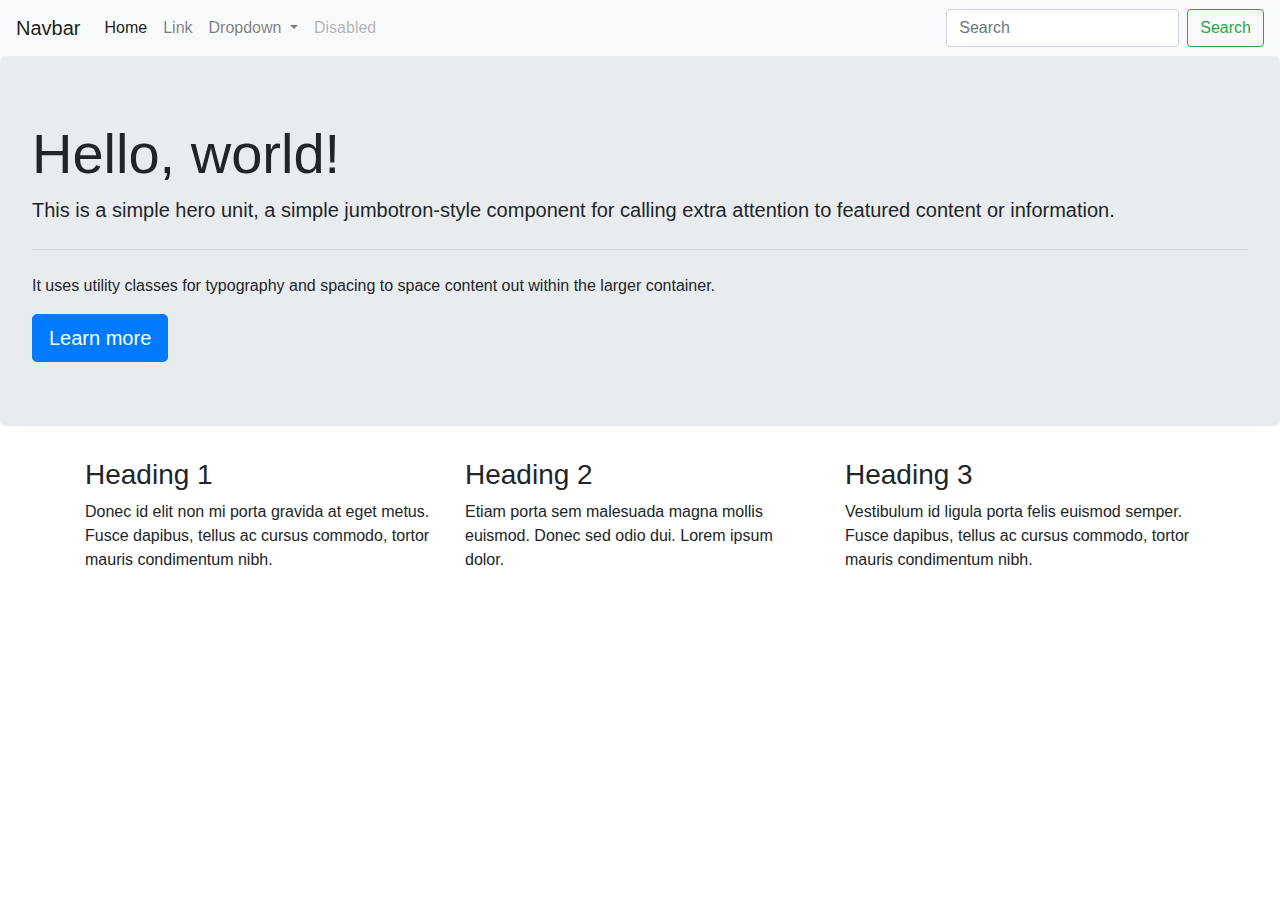
<file: resume/bootstrap-template.html>
<!doctype html>

<html lang="en">

<head>
 <meta charset="utf-8">
 <meta name="viewport" content="width=device-width, initial-scale=1, shrink-to-fit=no">

 <title>Bootstrap Template</title>
 <meta name="description" content="Merrill College of Journalism, UMD">
 <meta name="author" content="Eunice Sung">

  <!-- Bootstrap CSS -->
    <link rel="stylesheet" href="https://stackpath.bootstrapcdn.com/bootstrap/4.4.1/css/bootstrap.min.css" integrity="sha384-Vkoo8x4CGsO3+Hhxv8T/Q5PaXtkKtu6ug5TOeNV6gBiFeWPGFN9MuhOf23Q9Ifjh" crossorigin="anonymous">

</head>
<body>
  <nav class="navbar navbar-expand-lg navbar-light bg-light">
   <a class="navbar-brand" href="#">Navbar</a>
   <button class="navbar-toggler" type="button" data-toggle="collapse" data-target="#navbarSupportedContent" aria-controls="navbarSupportedContent" aria-expanded="false" aria-label="Toggle navigation">
     <span class="navbar-toggler-icon"></span>
   </button>

   <div class="collapse navbar-collapse" id="navbarSupportedContent">
     <ul class="navbar-nav mr-auto">
       <li class="nav-item active">
         <a class="nav-link" href="#">Home <span class="sr-only">(current)</span></a>
       </li>
       <li class="nav-item">
         <a class="nav-link" href="#">Link</a>
       </li>
       <li class="nav-item dropdown">
         <a class="nav-link dropdown-toggle" href="#" id="navbarDropdown" role="button" data-toggle="dropdown" aria-haspopup="true" aria-expanded="false">
           Dropdown
         </a>
         <div class="dropdown-menu" aria-labelledby="navbarDropdown">
           <a class="dropdown-item" href="#">Action</a>
           <a class="dropdown-item" href="#">Another action</a>
           <div class="dropdown-divider"></div>
           <a class="dropdown-item" href="#">Something else here</a>
         </div>
       </li>
       <li class="nav-item">
         <a class="nav-link disabled" href="#" tabindex="-1" aria-disabled="true">Disabled</a>
       </li>
     </ul>
     <form class="form-inline my-2 my-lg-0">
       <input class="form-control mr-sm-2" type="search" placeholder="Search" aria-label="Search">
       <button class="btn btn-outline-success my-2 my-sm-0" type="submit">Search</button>
     </form>
   </div>
  </nav>

  <div class="jumbotron">
   <h1 class="display-4">Hello, world!</h1>
   <p class="lead">This is a simple hero unit, a simple jumbotron-style component for calling extra attention to featured content or information.</p>
   <hr class="my-4">
   <p>It uses utility classes for typography and spacing to space content out within the larger container.</p>
   <a class="btn btn-primary btn-lg" href="#" role="button">Learn more</a>
  </div>

  <div class="container">
        <div class="row">

                <div class="col-md-4">
                        <h3>Heading 1</h3>
                        <p>Donec id elit non mi porta gravida at eget metus. Fusce dapibus, tellus ac cursus commodo, tortor mauris condimentum nibh.</p>
                </div>


                <div class="col-md-4">
                        <h3>Heading 2</h3>
                        <p>Etiam porta sem malesuada magna mollis euismod. Donec sed odio dui. Lorem ipsum dolor.</p>
                </div>

                <div class="col-md-4">
                        <h3>Heading 3</h3>
                        <p>Vestibulum id ligula porta felis euismod semper. Fusce dapibus, tellus ac cursus commodo, tortor mauris condimentum nibh.</p>
                </div>
        </div>
</div>

<!--jQuery first, then Popper.js, then Bootstrap JS-->
  <script src="https://code.jquery.com/jquery-3.4.1.slim.min.js" integrity="sha384-J6qa4849blE2+poT4WnyKhv5vZF5SrPo0iEjwBvKU7imGFAV0wwj1yYfoRSJoZ+n" crossorigin="anonymous"></script>
  <script src="https://cdn.jsdelivr.net/npm/popper.js@1.16.0/dist/umd/popper.min.js" integrity="sha384-Q6E9RHvbIyZFJoft+2mJbHaEWldlvI9IOYy5n3zV9zzTtmI3UksdQRVvoxMfooAo" crossorigin="anonymous"></script>
  <script src="https://stackpath.bootstrapcdn.com/bootstrap/4.4.1/js/bootstrap.min.js" integrity="sha384-wfSDF2E50Y2D1uUdj0O3uMBJnjuUD4Ih7YwaYd1iqfktj0Uod8GCExl3Og8ifwB6" crossorigin="anonymous"></script>
</body>
</file>
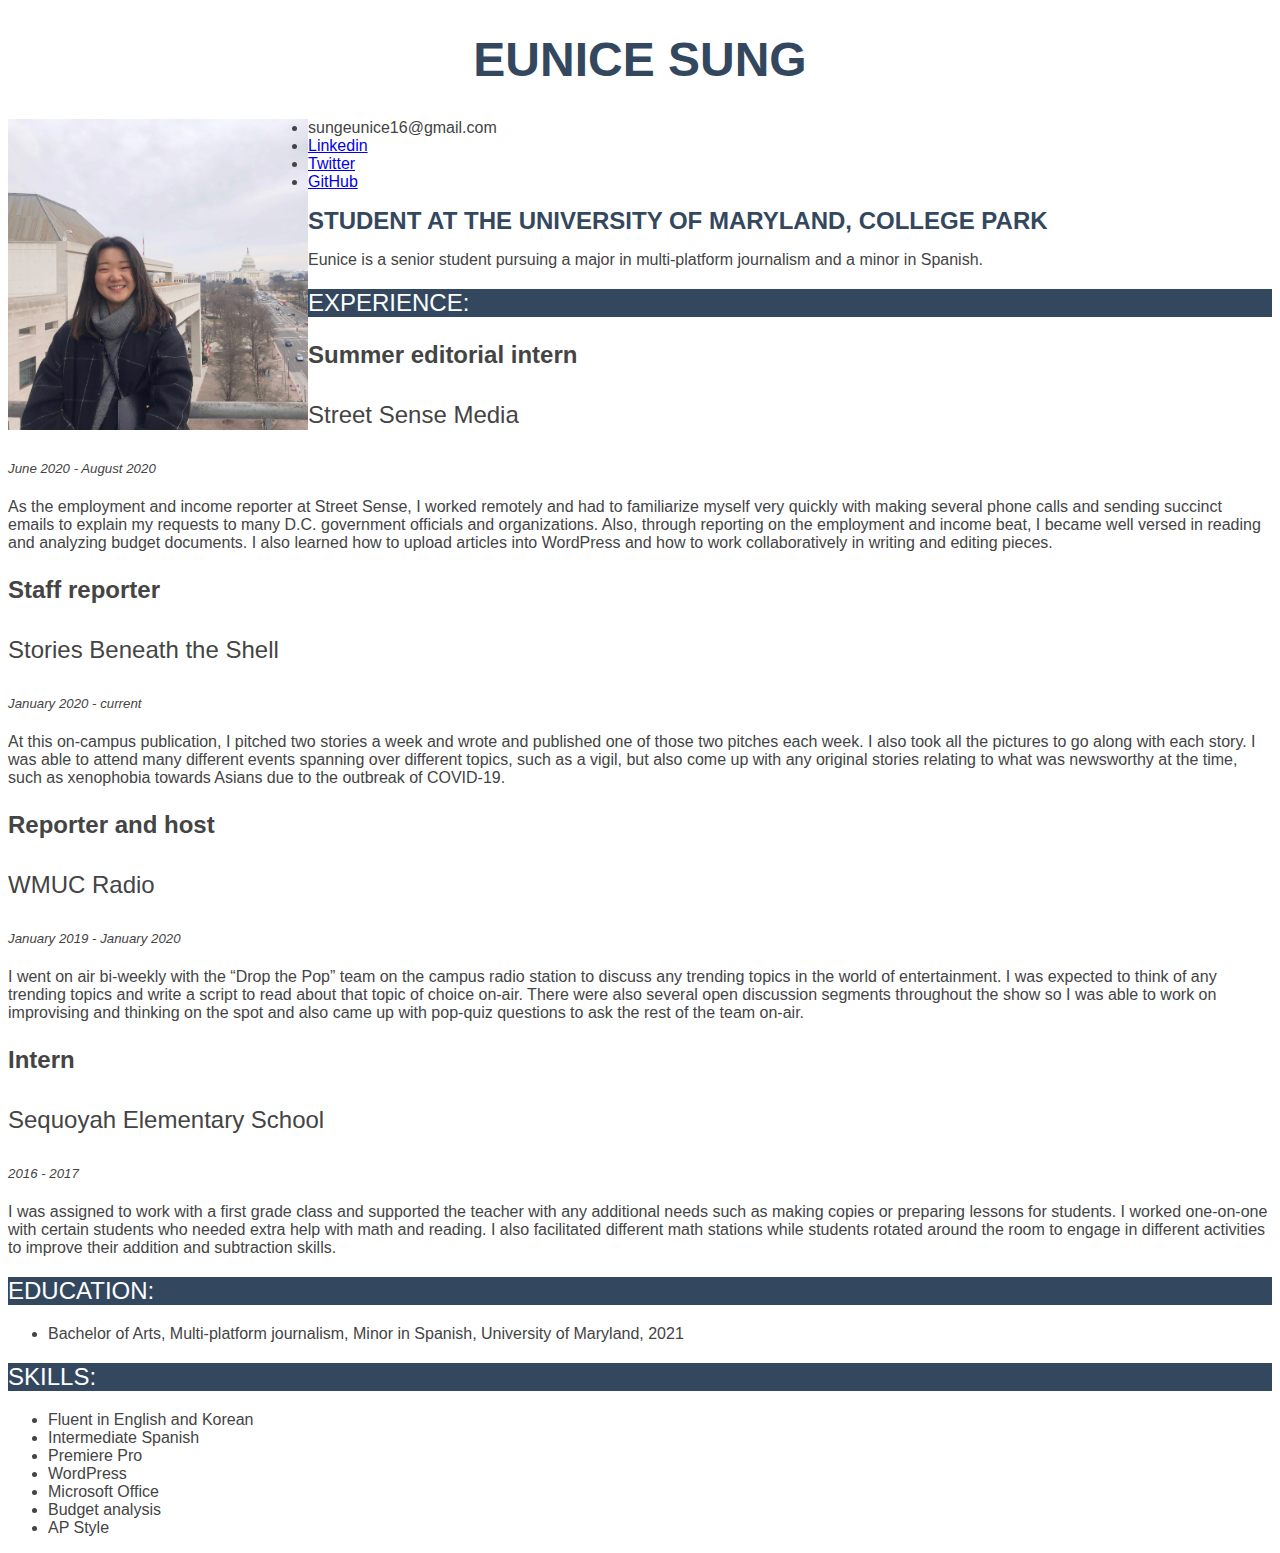
<file: resume/index-2.html>
<!DOCTYPE html>
<html lang="en">
<head>
  <title>Eunice Sung's Resume</title>
  <link rel="stylesheet" type="text/css" href="style.css">
</head>

<body>
  <!-- I built this myself! -->
    <h1>Eunice Sung</h1>
    <img src="eunice-sung.JPG" width="300px" style="float: left">
  <!-- Contact Information -->
    <ul>
      <li>sungeunice16@gmail.com</li>
      <li>
        <a href="https://www.linkedin.com/in/eunice-sung-6a4527180/" target="_blank">Linkedin</a>
      </li>
      <li>
        <a href="https://twitter.com/EuniceYSung" target="_blank">Twitter</a>
      </li>
      <li>
        <a href="https://github.com/esung16" target="_blank">GitHub</a>
      </li>
    </ul>
  <!-- Title and who I am -->
    <strong>Student at the University of Maryland, College Park</strong>
    <p>Eunice is a senior student pursuing a major in multi-platform journalism and a minor in Spanish.</p>
  <!-- Experience -->
    <h2>Experience:</h2>
    <!-- First job -->
      <h3>Summer editorial intern</h3>
      <h4>Street Sense Media</h4>
      <h5>June 2020 - August 2020</h5>
      <p>As the employment and income reporter at Street Sense, I worked remotely and had to familiarize myself very quickly with making several phone calls and sending succinct emails to explain my requests to many D.C. government officials and organizations. Also, through reporting on the employment and income beat, I became well versed in reading and analyzing budget documents. I also learned how to upload articles into WordPress and how to work collaboratively in writing and editing pieces.
      </p>
    <!-- Second job -->
      <h3>Staff reporter</h3>
      <h4>Stories Beneath the Shell</h4>
      <h5>January 2020 - current</h5>
      <p>At this on-campus publication, I pitched two stories a week and wrote and published one of those two pitches each week. I also took all the pictures to go along with each story. I was able to attend many different events spanning over different topics, such as a vigil, but also come up with any original stories relating to what was newsworthy at the time, such as xenophobia towards Asians due to the outbreak of COVID-19.
      </p>
    <!-- Third job -->
      <h3>Reporter and host</h3>
      <h4>WMUC Radio</h4>
      <h5>January 2019 - January 2020</h5>
      <p>I went on air bi-weekly with the “Drop the Pop” team on the campus radio station to discuss any trending topics in the world of entertainment. I was expected to think of any trending topics and write a script to read about that topic of choice on-air. There were also several open discussion segments throughout the show so I was able to work on improvising and thinking on the spot and also came up with pop-quiz questions to ask the rest of the team on-air.
      </p>
    <!-- Fourth job -->
      <h3>Intern</h3>
      <h4>Sequoyah Elementary School</h4>
      <h5>2016 - 2017</h5>
      <p>I was assigned to work with a first grade class and supported the teacher with any additional needs such as making copies or preparing lessons for students. I worked one-on-one with certain students who needed extra help with math and reading. I also facilitated different math stations while students rotated around the room to engage in different activities to improve their addition and subtraction skills.
      </p>
  <!-- Education -->
    <h2>Education:</h2>
      <ul>
        <li>Bachelor of Arts, Multi-platform journalism, Minor in Spanish, University of Maryland, 2021
        </li>
      </ul>
  <!-- Skills -->
    <h2>Skills:</h2>
      <ul>
        <li>Fluent in English and Korean</li>
        <li>Intermediate Spanish</li>
        <li>Premiere Pro</li>
        <li>WordPress</li>
        <li>Microsoft Office</li>
        <li>Budget analysis</li>
        <li>AP Style</li>
      </ul>
</body>
</html>
</file>
<file: html-frame/style.css>
.headline {
  font-size: 3em;
  font-weight: 700;
  text-align: center;
  font-family: 'Montserrat', sans-serif;
}

.byline {
  font-size: 1em;
  text-transform: uppercase;
  text-align: center;
  font-family: 'Montserrat', sans-serif;
}

.chapter {
  font-size: 2em;
  font-weight: 700;
  font-family: 'Montserrat', sans-serif;
}

p {
  font-family: Georgia, serif;
  line-height: 180%;
}

.image {
  display: block;
  margin-left: auto;
  margin-right: auto;
  width: 50%;
}

.caption {
  font-family: 'Montserrat', sans-serif;
  color: 	#A9A9A9;
}

.row {
  text-align: center;
}

footer {
  background-color: black;
  color: white;
  text-align: center;
  font-family: 'Montserrat', sans-serif;
}
</file>
<file: midterm/style.css>
/* BODY TEXT */
p {
  font-family: Helvetica, Arial, sans-serif;
  font-size: 12px;
}

/* HEADING */
h1 {
  font-family: Georgia, serif;
  font-size: 35px;
}

#byline {
  font-family: Helvetica, Arial, sans-serif;
  font-size: 15px;
  font-style: italic;
  color: #708090;
}

/* SUBHEADINGS */
h2 {
  font-family: Georgia, serif;
  font-size: 25px;
}

.image {
  display: block;
  margin-left: auto;
  margin-right: auto;
}

.caption {
  text-align: center;
  font-style: italic;
}

blockquote {
  display: block;
  border-width: 2px 0;
  border-style: solid;
  border-color: #C0C0C0;
  padding: 1.5em 0 0.5em;
  margin: 1.5em 0;
  position: relative;
  text-align: center;
  font-size: 1.5em;
  color: #734f96;
}

blockquote:before {
  content: '\201C';
  position: absolute;
  top: 0em;
  left: 50%;
  transform: translate(-50%, -50%);
  background: #fff;
  width: 3rem;
  height: 2rem;
  font: 6em/1.08em 'PT Sans', sans-serif;
  color: #734f96;
  text-align: center;
  font-size: 4em;
}

blockquote:after {
  content: "\2013 \2003" attr(cite);
  display: block;
  text-align: center;
  font-size: 1em;
  color: #734f96;
}

/* DIV WRAP */
#content {
  margin: 0 auto;
  width: 900px;
}
</file>
<file: SungLayout/stylesheet.css>
#icon {
  display: block;
  margin-left: auto;
  margin-right: auto;
  margin-top: 0 auto;
  margin-bottom: 0 auto;
}

#masthead {
  font-size: 65px;
  font-family: 'Trocchi', serif;
  font-weight: bold;
  color: #616160;
  text-align: center;
  margin-bottom: 50px;
  margin-top: 0 auto;
}

#headline {
  font-family: Helvetica, sans-serif;
  font-size: 30px;
}

#byline {
  font-family: Helvetica, sans-serif;
  font-size: 14px;
  font-style: italic;
}

#image {
  display: block;
  margin-left: auto;
  margin-right: auto;
  margin-top: 20px;
}

#caption {
  font-family: Georgia, serif;
  font-size: 13px;
  color: #616160;
}

#captionheader {
  font-family: Georgia, serif;
  font-size: 15px;
  font-weight: bold;
}

#source {
  font-family: Georgia, serif;
  font-size: 13px;
  color: #616160;
}

blockquote {
font: 16px/24px normal helvetica, sans-serif;
font-style: italic;
font-weight: bold;
margin-top: 15px;
margin-bottom: 15px;
color: blue;
margin-left: 50px;
padding-left: 15px;
border-left: 4px solid #ccc;
}

#body {
  font-family: Georgia, serif;
  font-size: 13px;
}

#content {
  margin: 0 auto;
  width: 900px;
}
</file>
<file: final-project/style.css>
/*navbar*/
.navbar-brand {
  font-family: 'Cantata One', serif;
  font-size: 30px;
  font-weight: bold;
  padding: 5px;
  text-align: center;
  width: 100%;
}

/*headline*/
h1 {
  font-family: 'Cantata One', serif;
  font-weight: bold;
  text-align: center;
  padding: 20px;
}

/*byline*/
.byline {
  font-weight: bold;
  font-family: Helvetica, sans-serif;
}

/*date*/
.date {
  font-family: Helvetica, sans-serif;
  font-weight: lighter;
  font-size: 15px;
  color: red;
}

/*section headers*/
h2 {
  font-family: Georgia, serif;
  font-weight: bold;
}

/*video*/
.video {
  text-align: center;
}

/*images*/
#photo {
  display: block;
  margin-left: auto;
  margin-right: auto;
}

/*captions*/
.caption {
  font-size: 13px;
  font-style: italic;
  font-family: Helvetica, sans-serif;
  text-align: center;
  padding-bottom: 10px;
}

/*text next to graphic*/
.col-md-8 {
  padding-top: 200px;
  padding-left: 150px;
  padding-right: 150px;
  padding-bottom: 200px;
}

/*pull quotes*/
blockquote {
  text-align: center;
  font-weight: bold;
  font-size: 25px;
  font-family: Helvetica, sans-serif;
  color: #000080;
}
.blockquote-footer {
  font-style: italic;
  background-color: white;
}
blockquote p:first-letter {
	font-size: 39px;
	font-weight: bolder;
}

/*footer*/
footer {
  background-color: #333333;
  color: white;
}

/*content wrap */
.content {
  margin: 0 auto;
  width: 700px;
  font-family: Georgia, serif;
  font-size: 18px;
}
</file>
<file: resume/style.css>
/* STYLES FOR MY RESUME */

/* majority of text */
body {
  font-family: Open Sans, Arial, san-serif;
  font-size: 1em;
  color: #444;
  font-weight: 400;
}

/* name */
h1 {
  font-size: 3em;
  text-align: center;
  text-transform: uppercase;
  color: #33485e;
}

/* photo */

/* title */
strong {
  text-transform: uppercase;
  font-size: 1.5em;
  color: #33485e;
}

/* section titles */
h2 {
  font-size: 1.5em;
  text-transform: uppercase;
  background-color: #33485e;
  color: #FFFFFF;
  font-weight: 400;
}

/* job titles */
h3 {
  font-weight: 600;
  font-size: 1.5em;
}

/* job location */
h4 {
  font-weight: 400;
  font-size: 1.5em;
}

/* job timeline */
h5 {
  font-weight: 400;
  font-style: italic;
  font-size: 1em:
}

/* listed text */
li{
  font-size: 1em;
}
</file>
